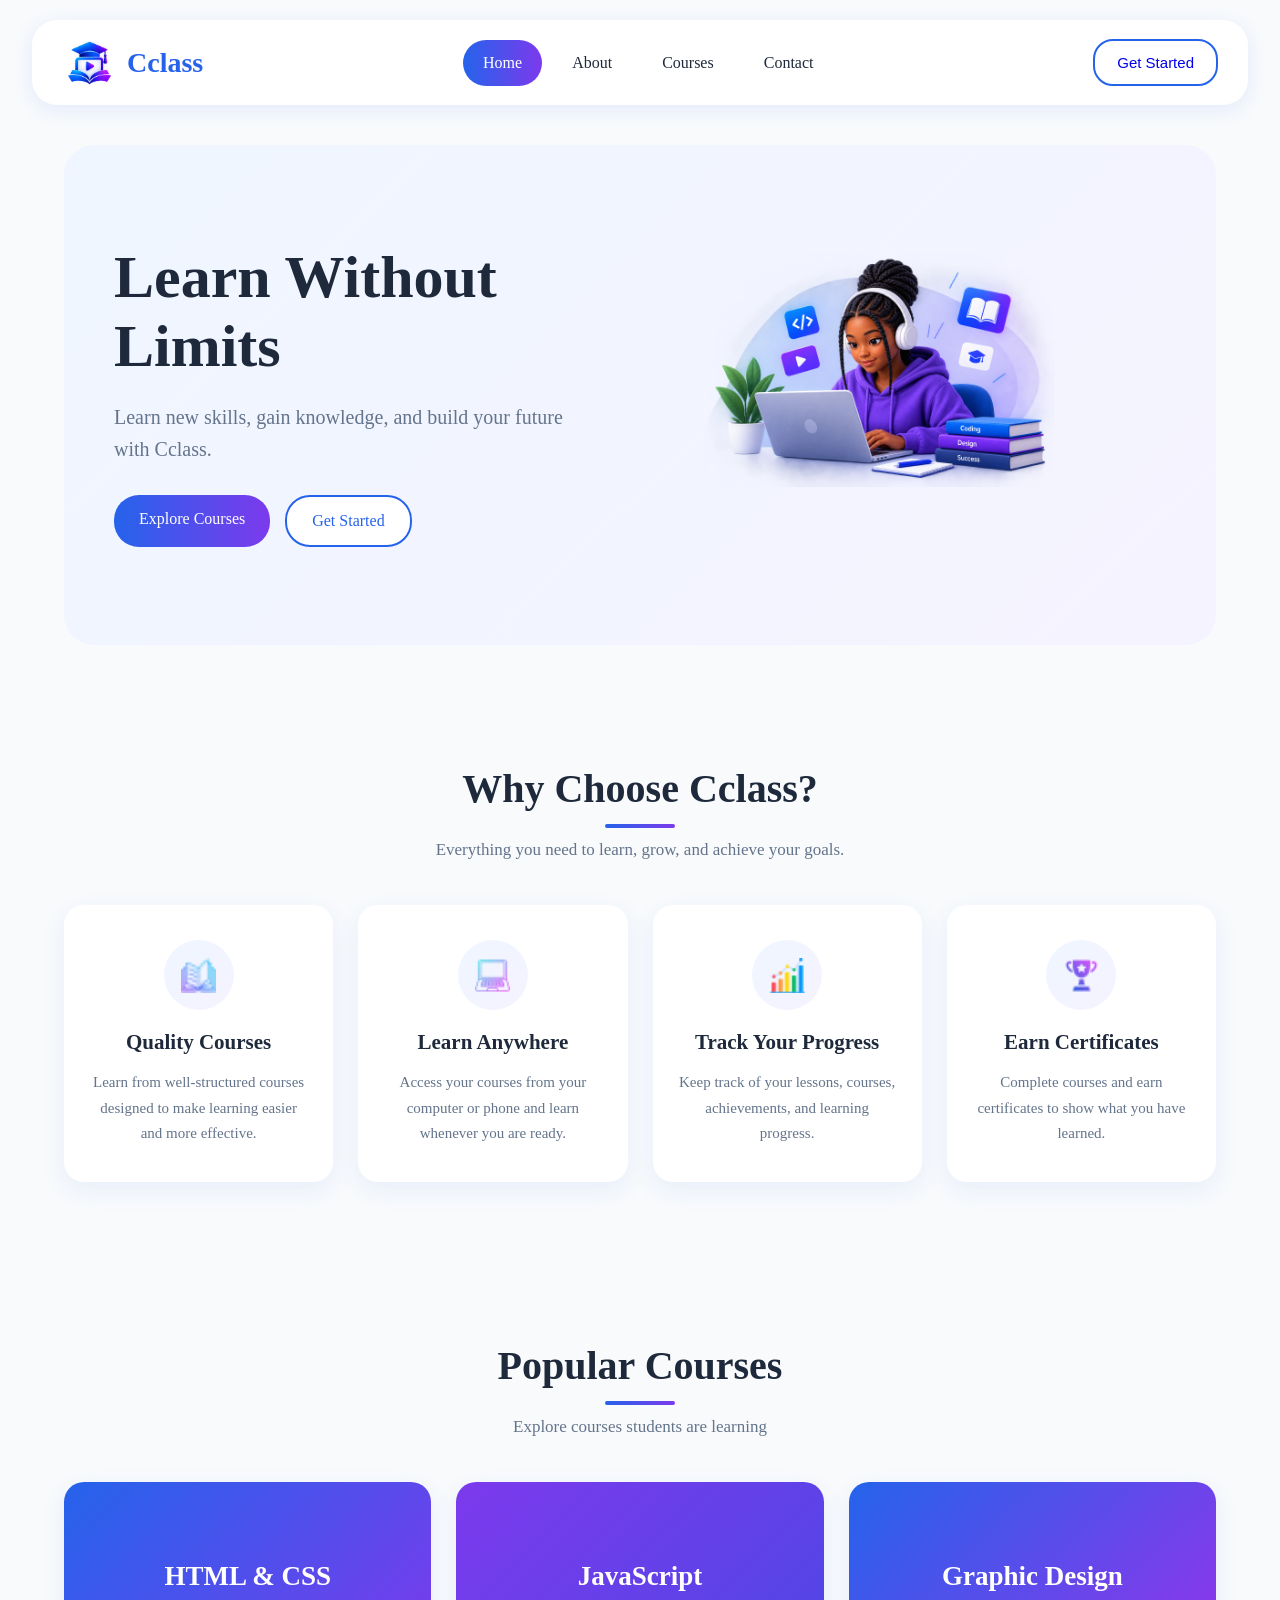
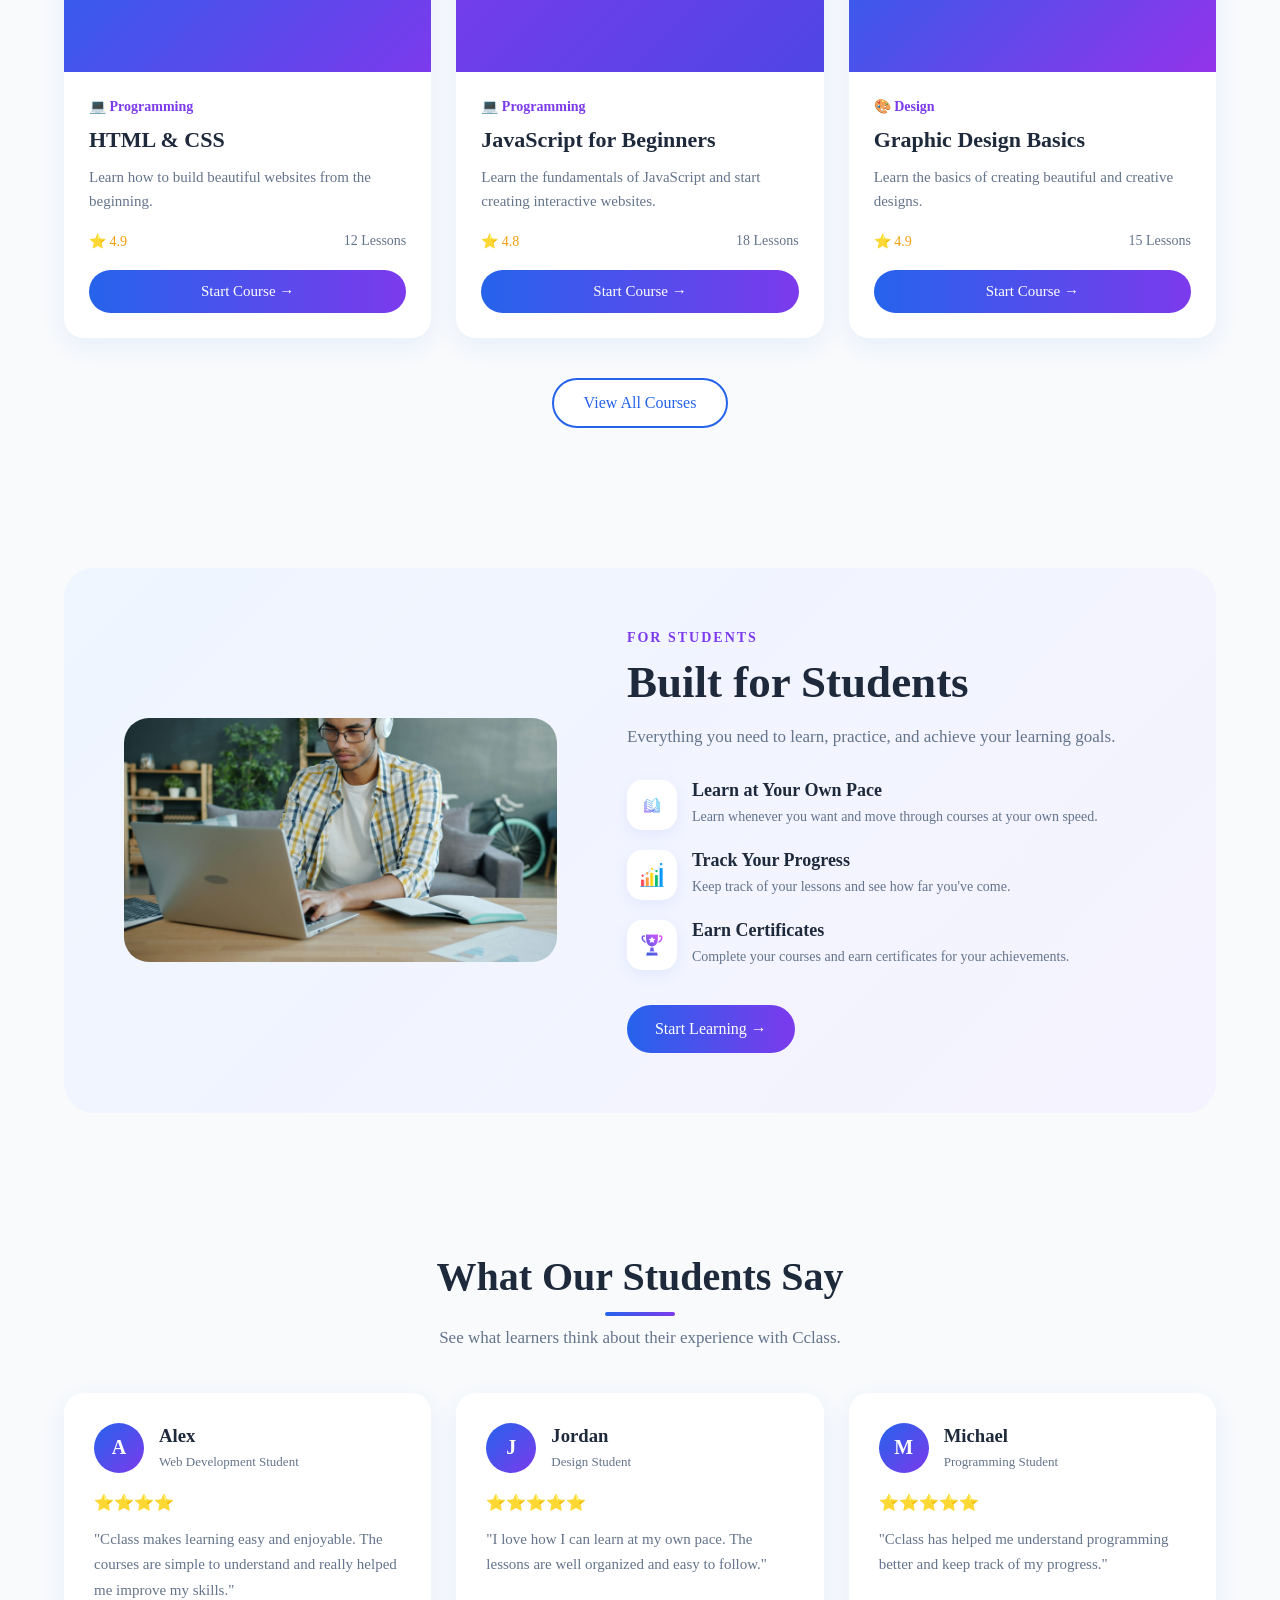
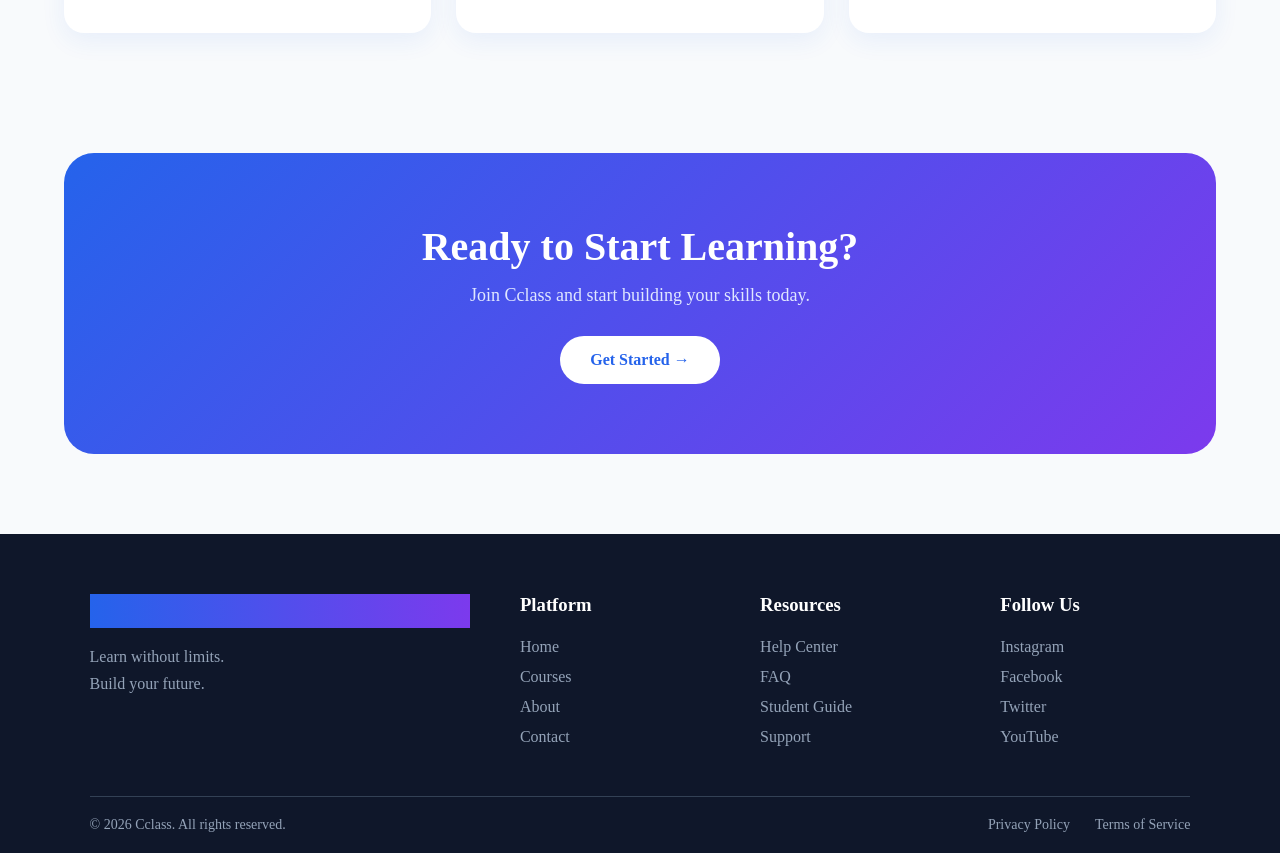
<file: index.html>
<!DOCTYPE html>
<html lang="en">
<head>
    <meta charset="UTF-8">
    <meta name="viewport" content="width=device-width, initial-scale=1.0">
    <title>Cclass</title>   
    <link rel="stylesheet" href="./style.css">
</head>
<body>
     <nav class="navbar">

        <div class="logo">
            <img src="./ChatGPT Image Sep 24, 2026, 08_27_45 AM.png" alt="Cclass logo">
            <h2>Cclass</h2>
        </div>

        <div class="links" id="primaryNavLinks">
            <a href="#" class="active">Home</a>
            <a href="./About/index.html ">About</a>
            <a href="./courses page/index.html" >Courses</a>
            <a href="./Contact/index.html">Contact</a>
        </div>

        <!-- <div class="search">
            <input type="text" placeholder="Search for courses...">
        </div> -->

        <div class="buttons">
            <button class="getstarted"><a href="./choose/index.html">Get Started</a></button>
        </div>

        <button class="nav-toggle" id="navToggle" type="button" aria-label="Open navigation menu" aria-expanded="false" aria-controls="primaryNavLinks" title="Open menu">
            <span></span>
            <span></span>
            <span></span>
        </button>

    </nav>

    <div class="hero">
        <div class="hero-text">
            <h1>Learn Without Limits</h1>

            <p>Learn new skills, gain knowledge, and build your future with Cclass.</p>

            <div class="hero-buttons">
                <a class="explore" href="./courses page/index.html">Explore Courses</a>
                <a class="get-started" href="./choose/index.html">Get Started</a>
            </div>
        </div>

        <div class="hero-image">
            <img src="./ChatGPT Image Sep 24, 2026, 09_23_56 AM.png" alt="image">
        </div>
    </div>

    <section class="why-cclass">

    <div class="section-title">
        <h2>Why Choose Cclass?</h2>
        <p>Everything you need to learn, grow, and achieve your goals.</p>
    </div>

    <div class="features">

        <div class="feature-card">
            <div class="icon"><img src="./book.png" alt="image"></div>
            <h3>Quality Courses</h3>
            <p>
                Learn from well-structured courses designed
                to make learning easier and more effective.
            </p>
        </div>

        <div class="feature-card">
            <div class="icon"><img src="./laptop.png" alt="image"></div>
            <h3>Learn Anywhere</h3>
            <p>
                Access your courses from your computer or
                phone and learn whenever you are ready.
            </p>
        </div>

        <div class="feature-card">
            <div class="icon"><img src="./analysis.png" alt="image"></div>
            <h3>Track Your Progress</h3>
            <p>
                Keep track of your lessons, courses,
                achievements, and learning progress.
            </p>
        </div>

        <div class="feature-card">
            <div class="icon"><img src="./trophy.png" alt="image"></div>
            <h3>Earn Certificates</h3>
            <p>
                Complete courses and earn certificates
                to show what you have learned.
            </p>
        </div>

    </div>

</section>

<section class="popular-courses">

    <div class="section-title">
        <h2>Popular Courses</h2>
        <p>Explore courses students are learning</p>
    </div>

    <div class="course-container">

        <div class="course-card">
            <div class="course-image html-image">
                <span>HTML & CSS</span>
            </div>

            <div class="course-content">
                <span class="category">💻 Programming</span>

                <h3>HTML & CSS</h3>

                <p>
                    Learn how to build beautiful websites
                    from the beginning.
                </p>

                <div class="course-info">
                    <span>⭐ 4.9</span>
                    <span>12 Lessons</span>
                </div>

                <a class="course-start" href="./courses page/index.html">Start Course →</a>
            </div>
        </div>


        <div class="course-card">
            <div class="course-image javascript-image">
                <span>JavaScript</span>
            </div>

            <div class="course-content">
                <span class="category">💻 Programming</span>

                <h3>JavaScript for Beginners</h3>

                <p>
                    Learn the fundamentals of JavaScript
                    and start creating interactive websites.
                </p>

                <div class="course-info">
                    <span>⭐ 4.8</span>
                    <span>18 Lessons</span>
                </div>

                <a class="course-start" href="./courses page/index.html">Start Course →</a>
            </div>
        </div>


        <div class="course-card">
            <div class="course-image design-image">
                <span>Graphic Design</span>
            </div>

            <div class="course-content">
                <span class="category">🎨 Design</span>

                <h3>Graphic Design Basics</h3>

                <p>
                    Learn the basics of creating beautiful
                    and creative designs.
                </p>

                <div class="course-info">
                    <span>⭐ 4.9</span>
                    <span>15 Lessons</span>
                </div>

                <a class="course-start" href="./courses page/index.html">Start Course →</a>
            </div>
        </div>

    </div>

    <div class="view-courses">
        <a class="view-all-courses" href="./courses page/index.html">View All Courses</a>
    </div>

</section>

<section class="student-section">

    <div class="student-image">
        <img src="vitaly-gariev-IMPIbSdFMc0-unsplash.jpg" alt="Student learning">
    </div>

    <div class="student-content">

        <span class="small-title">FOR STUDENTS</span>

        <h2>Built for Students</h2>

        <p class="student-intro">
            Everything you need to learn, practice, and achieve
            your learning goals.
        </p>

        <div class="student-benefit">
            <div class="benefit-icon"><img src="./book.png" alt="image"></div>

            <div>
                <h3>Learn at Your Own Pace</h3>
                <p>
                    Learn whenever you want and move through
                    courses at your own speed.
                </p>
            </div>
        </div>

        <div class="student-benefit">
            <div class="benefit-icon"><img src="./analysis.png" alt="image"></div>

            <div>
                <h3>Track Your Progress</h3>
                <p>
                    Keep track of your lessons and see how far
                    you've come.
                </p>
            </div>
        </div>

        <div class="student-benefit">
            <div class="benefit-icon"><img src="./trophy.png" alt=""></div>

            <div>
                <h3>Earn Certificates</h3>
                <p>
                    Complete your courses and earn certificates
                    for your achievements.
                </p>
            </div>
        </div>

        <a class="start-learning" href="./courses page/index.html">
            Start Learning →
        </a>

    </div>

</section>

<section class="testimonials">

    <div class="section-title">
        <h2>What Our Students Say</h2>
        <p>See what learners think about their experience with Cclass.</p>
    </div>

    <div class="testimonial-container">

        <div class="testimonial-card">

            <div class="student-profile">
                <div class="student-avatar">A</div>

                <div>
                    <h3>Alex</h3>
                    <span>Web Development Student</span>
                </div>
            </div>

            <div class="stars">
                ⭐⭐⭐⭐
            </div>

            <p>
                "Cclass makes learning easy and enjoyable.
                The courses are simple to understand and
                really helped me improve my skills."
            </p>

        </div>


        <div class="testimonial-card">

            <div class="student-profile">
                <div class="student-avatar">J</div>

                <div>
                    <h3>Jordan</h3>
                    <span>Design Student</span>
                </div>
            </div>

            <div class="stars">
                ⭐⭐⭐⭐⭐
            </div>

            <p>
                "I love how I can learn at my own pace.
                The lessons are well organized and easy
                to follow."
            </p>

        </div>


        <div class="testimonial-card">

            <div class="student-profile">
                <div class="student-avatar">M</div>

                <div>
                    <h3>Michael</h3>
                    <span>Programming Student</span>
                </div>
            </div>

            <div class="stars">
                ⭐⭐⭐⭐⭐
            </div>

            <p>
                "Cclass has helped me understand programming
                better and keep track of my progress."
            </p>

        </div>

    </div>

</section>

<section class="cta">

    <div class="cta-content">

        <h2>Ready to Start Learning?</h2>

        <p>
            Join Cclass and start building your skills today.
        </p>

        <a href="./choose/index.html">Get Started →</a>

    </div>

</section>


<footer>

    <div class="footer-container">

        <div class="footer-brand">
            <h2>Cclass</h2>

            <p>
                Learn without limits.<br>
                Build your future.
            </p>
        </div>


        <div class="footer-column">
            <h3>Platform</h3>

            <a href="./index.html">Home</a>
            <a href="./courses page/index.html">Courses</a>
            <a href="./About/index.html">About</a>
            <a href="#">Contact</a>
        </div>


        <div class="footer-column">
            <h3>Resources</h3>

            <a href="#">Help Center</a>
            <a href="#">FAQ</a>
            <a href="#">Student Guide</a>
            <a href="#">Support</a>
        </div>


        <div class="footer-column">
            <h3>Follow Us</h3>

            <a href="#">Instagram</a>
            <a href="#">Facebook</a>
            <a href="#">Twitter</a>
            <a href="#">YouTube</a>
        </div>

    </div>


    <div class="footer-bottom">

        <p>© 2026 Cclass. All rights reserved.</p>

        <div>
            <a href="#">Privacy Policy</a>
            <a href="#">Terms of Service</a>
        </div>

    </div>

</footer>

<script src="./script.js"></script>

</body>
</html>
</file>
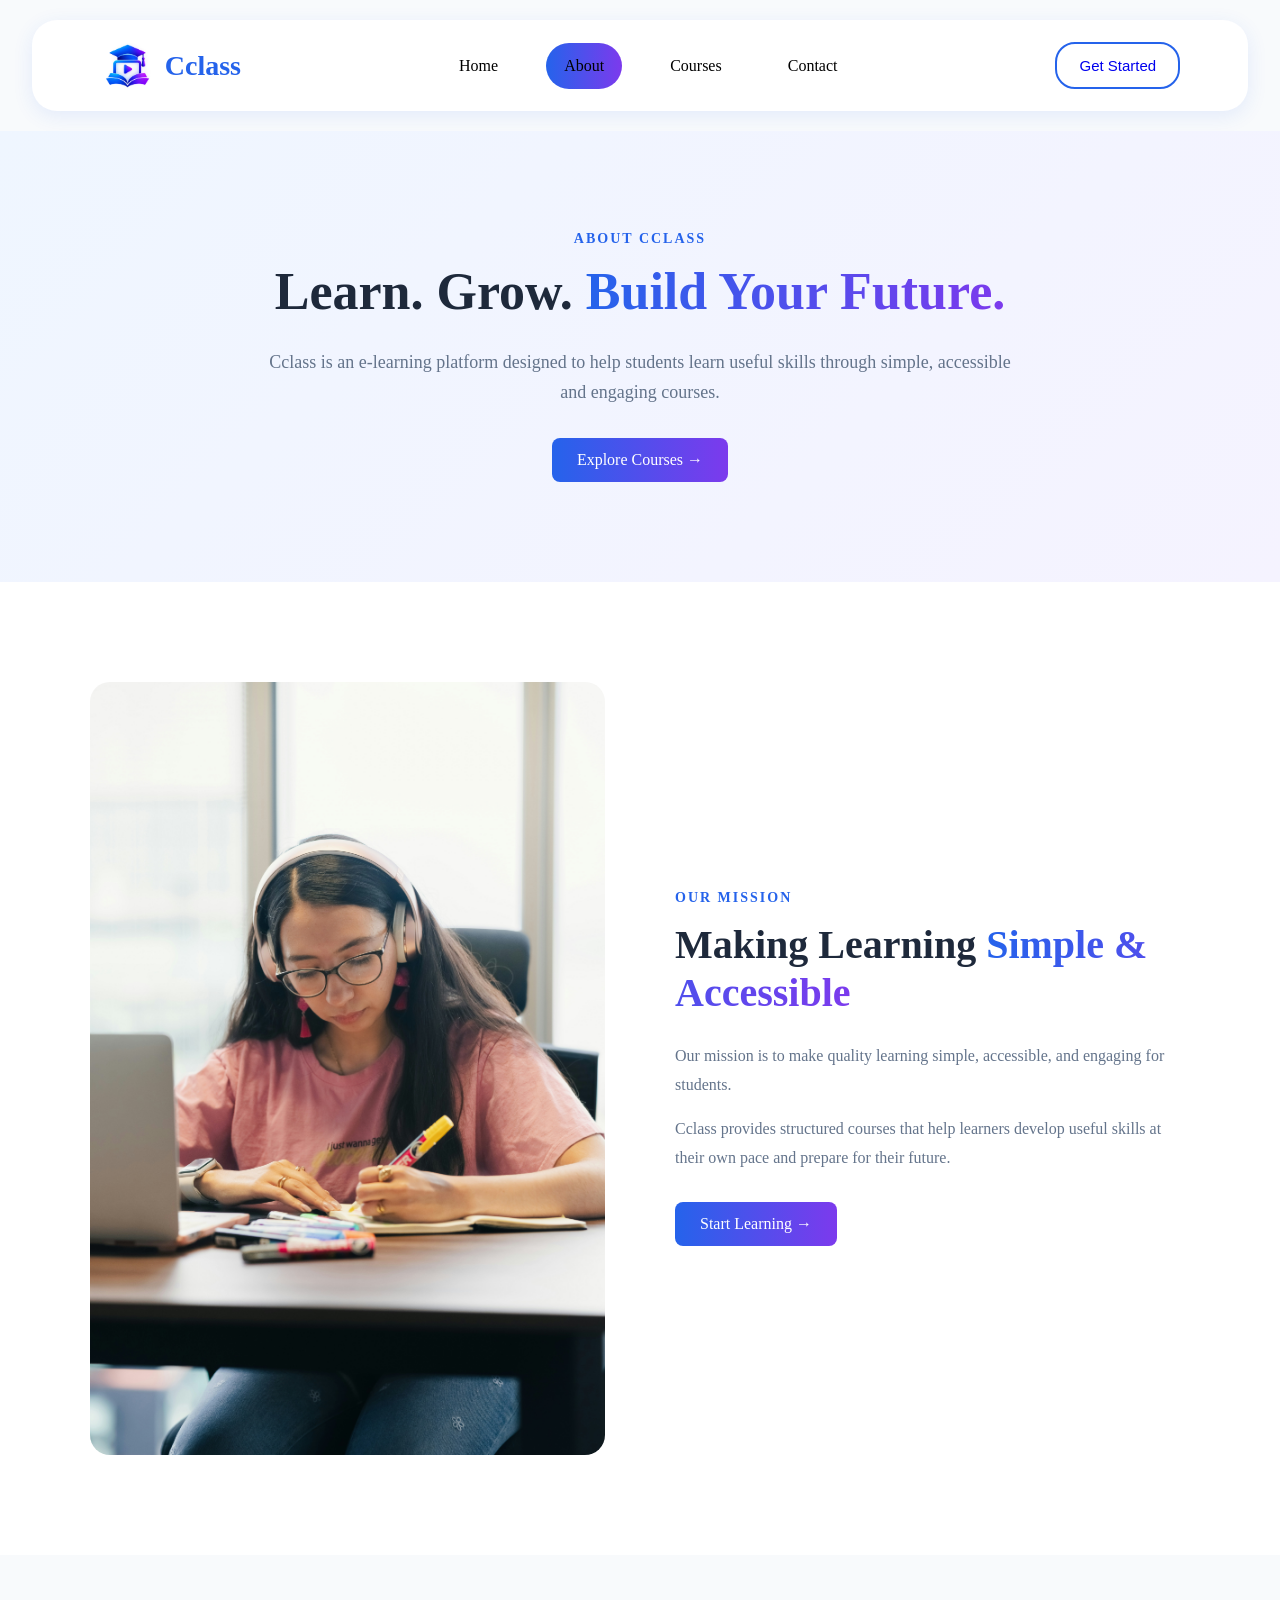
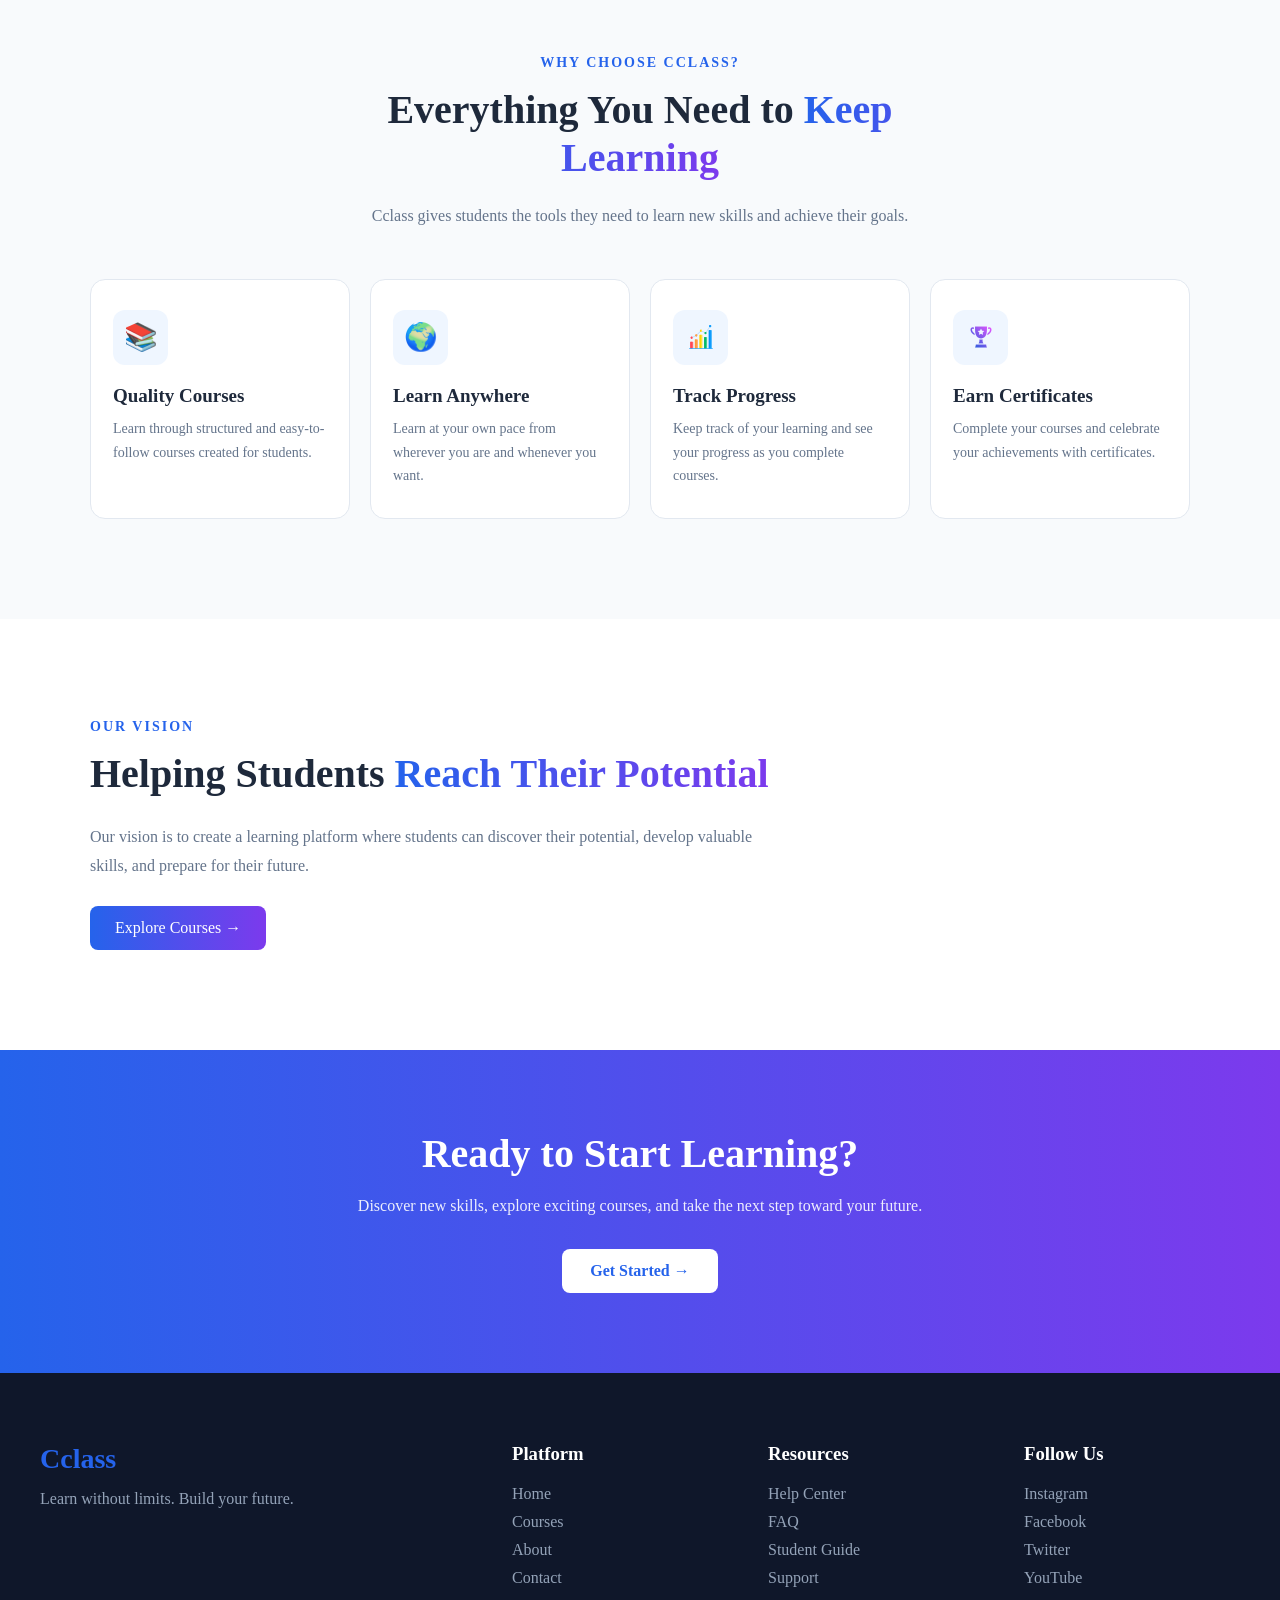
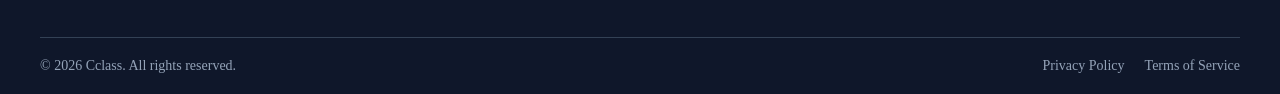
<file: About/index.html>
<!DOCTYPE html>
<html lang="en">
<head>
    <meta charset="UTF-8">
    <meta name="viewport" content="width=device-width, initial-scale=1.0">
    <title>About - Cclass</title>
    <link rel="icon" href="../ChatGPT Image Sep 24, 2026, 08_27_45 AM.png">
    <link rel="stylesheet" href="./style.css">
</head>

<body>

    <!-- Navbar -->
    <nav class="navbar">
        <div class="nav-container">

            <div class="logo">
                <img src="../ChatGPT Image Sep 24, 2026, 08_27_45 AM.png" alt="image">
                <h2>Cclass</h2>
            </div>

            <div class="nav-links" id="primaryNavLinks">
                <a href="../index.html">Home</a>
                <a href="about.html" class="active">About</a>
                <a href="../courses page/index.html">Courses</a>
                <a href="../Contact/index.html">Contact</a>
            </div>

            <!-- <div class="nav-buttons">
                <a href="#" class="login-btn">Login</a>
                <a href="#" class="signup-btn">Sign Up</a>
            </div> -->

            <div class="buttons">
             <button class="getstarted"><a href="../choose/index.html">Get Started</a></button>
            </div>

            <button class="nav-toggle" id="navToggle" type="button" aria-label="Open navigation menu" aria-expanded="false" aria-controls="primaryNavLinks" title="Open menu">
                <span></span>
                <span></span>
                <span></span>
            </button>

        </div>
    </nav>


    <!-- About Hero -->
    <section class="about-hero">

        <div class="about-hero-content">

            <p class="hero-small-text">ABOUT CCLASS</p>

            <h1>
                Learn. Grow.
                <span>Build Your Future.</span>
            </h1>

            <p>
                Cclass is an e-learning platform designed to help students
                learn useful skills through simple, accessible and engaging courses.
            </p>

            <a href="../courses page/index.html" class="hero-btn">
                Explore Courses →
            </a>

        </div>

    </section>


    <!-- Mission -->
    <section class="mission">

        <div class="mission-container">

            <div class="mission-image">
                <img src="./julio-lopez-MRtEiAj9uaM-unsplash.jpg" alt="Student learning">
            </div>

            <div class="mission-text">

                <p class="section-label">OUR MISSION</p>

                <h2>
                    Making Learning
                    <span>Simple & Accessible</span>
                </h2>

                <p>
                    Our mission is to make quality learning simple,
                    accessible, and engaging for students.
                </p>

                <p>
                    Cclass provides structured courses that help learners
                    develop useful skills at their own pace and prepare
                    for their future.
                </p>

                <a href="../courses page/index.html" class="main-btn">
                    Start Learning →
                </a>

            </div>

        </div>

    </section>


    <!-- Why Choose Cclass -->
    <section class="why-section">

        <div class="section-heading">

            <p class="section-label">WHY CHOOSE CCLASS?</p>

            <h2>
                Everything You Need to
                <span>Keep Learning</span>
            </h2>

            <p>
                Cclass gives students the tools they need to learn new
                skills and achieve their goals.
            </p>

        </div>


        <div class="why-container">

            <div class="why-card">

                <div class="icon">📚</div>

                <h3>Quality Courses</h3>

                <p>
                    Learn through structured and easy-to-follow
                    courses created for students.
                </p>

            </div>


            <div class="why-card">

                <div class="icon">🌍</div>

                <h3>Learn Anywhere</h3>

                <p>
                    Learn at your own pace from wherever you are
                    and whenever you want.
                </p>

            </div>


            <div class="why-card">

                <div class="icon"><img src="../analysis.png" alt="image"></div>

                <h3>Track Progress</h3>

                <p>
                    Keep track of your learning and see your
                    progress as you complete courses.
                </p>

            </div>


            <div class="why-card">

                <div class="icon"><img src="../trophy.png" alt="image"></div>

                <h3>Earn Certificates</h3>

                <p>
                    Complete your courses and celebrate your
                    achievements with certificates.
                </p>

            </div>

        </div>

    </section>


    <!-- Vision -->
    <section class="vision">

        <div class="vision-container">

            <div class="vision-text">

                <p class="section-label">OUR VISION</p>

                <h2>
                    Helping Students
                    <span>Reach Their Potential</span>
                </h2>

                <p>
                    Our vision is to create a learning platform where
                    students can discover their potential, develop
                    valuable skills, and prepare for their future.
                </p>

                <a href="../courses page/index.html" class="main-btn">
                    Explore Courses →
                </a>

            </div>

        </div>

    </section>


    <!-- CTA -->
    <section class="cta">

        <div class="cta-content">

            <h2>Ready to Start Learning?</h2>

            <p>
                Discover new skills, explore exciting courses,
                and take the next step toward your future.
            </p>

            <a href="../choose/index.html">
                Get Started →
            </a>

        </div>

    </section>


    <!-- Footer -->
    <footer>

        <div class="footer-container">

            <div class="footer-brand">

                <h2>Cclass</h2>

                <p>
                    Learn without limits. Build your future.
                </p>

            </div>


            <div class="footer-column">

                <h3>Platform</h3>

                <a href="../index.html">Home</a>
                <a href="../courses page/index.html">Courses</a>
                <a href="../About/index.html">About</a>
                <a href="#">Contact</a>

            </div>


            <div class="footer-column">

                <h3>Resources</h3>

                <a href="#">Help Center</a>
                <a href="#">FAQ</a>
                <a href="#">Student Guide</a>
                <a href="#">Support</a>

            </div>


            <div class="footer-column">

                <h3>Follow Us</h3>

                <a href="#">Instagram</a>
                <a href="#">Facebook</a>
                <a href="#">Twitter</a>
                <a href="#">YouTube</a>

            </div>

        </div>


        <div class="footer-bottom">

            <p>© 2026 Cclass. All rights reserved.</p>

            <div>
                <a href="#">Privacy Policy</a>
                <a href="#">Terms of Service</a>
            </div>

        </div>

    </footer>

    <script src="../script.js"></script>
</body>
</html>
</file>
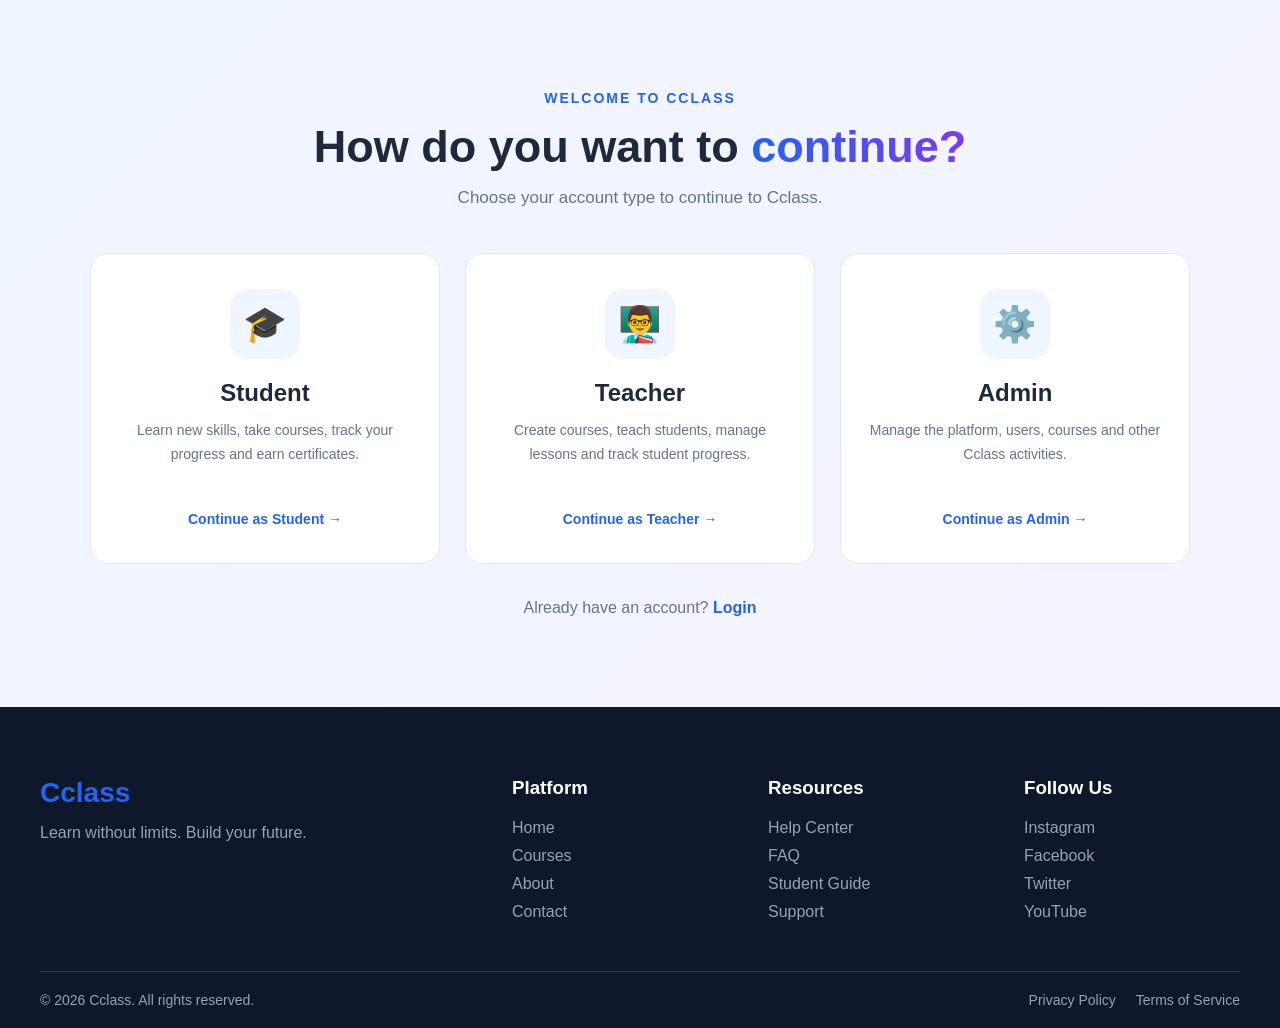
<file: choose/index.html>
<!DOCTYPE html>
<html lang="en">
<head>
    <meta charset="UTF-8">
    <meta name="viewport" content="width=device-width, initial-scale=1.0">
    <title>Get Started - Cclass</title>
    <link rel="icon" href="../ChatGPT Image Sep 24, 2026, 08_27_45 AM.png">
    <link rel="stylesheet" href="./style.css">
</head>

<body>
    <!-- Role Selection -->

    <main class="role-section">

        <div class="role-content">

            <p class="small-title">WELCOME TO CCLASS</p>

            <h1>How do you want to <span>continue?</span></h1>

            <p class="description">
                Choose your account type to continue to Cclass.
            </p>


            <div class="role-cards">

                <!-- Student -->

                <a href="../signup/signup.html" class="role-card">

                    <div class="role-icon">
                        🎓
                    </div>

                    <h2>Student</h2>

                    <p>
                        Learn new skills, take courses,
                        track your progress and earn certificates.
                    </p>

                    <span class="role-link">
                        Continue as Student →
                    </span>

                </a>


                <!-- Teacher -->

                <a href="../Teachers/signup.html" class="role-card">

                    <div class="role-icon">
                        👨‍🏫
                    </div>

                    <h2>Teacher</h2>

                    <p>
                        Create courses, teach students,
                        manage lessons and track student progress.
                    </p>

                    <span class="role-link">
                        Continue as Teacher →
                    </span>

                </a>


                <!-- Admin -->

                <a href="../Admin/login.html" class="role-card">

                    <div class="role-icon">
                        ⚙️
                    </div>

                    <h2>Admin</h2>

                    <p>
                        Manage the platform, users, courses
                        and other Cclass activities.
                    </p>

                    <span class="role-link">
                        Continue as Admin →
                    </span>

                </a>

            </div>


            <p class="bottom-text">
                Already have an account?
                <a href="../login/login.html">Login</a>
            </p>

        </div>

    </main>


    <!-- Footer -->

    <footer>

        <div class="footer-container">

            <div class="footer-brand">
                <h2>Cclass</h2>

                <p>
                    Learn without limits. Build your future.
                </p>
            </div>


            <div class="footer-column">

                <h3>Platform</h3>

                <a href="index.html">Home</a>
                <a href="../courses%20page/index.html">Courses</a>
                <a href="about.html">About</a>
                <a href="#">Contact</a>

            </div>


            <div class="footer-column">

                <h3>Resources</h3>

                <a href="#">Help Center</a>
                <a href="#">FAQ</a>
                <a href="#">Student Guide</a>
                <a href="#">Support</a>

            </div>


            <div class="footer-column">

                <h3>Follow Us</h3>

                <a href="#">Instagram</a>
                <a href="#">Facebook</a>
                <a href="#">Twitter</a>
                <a href="#">YouTube</a>

            </div>

        </div>


        <div class="footer-bottom">

            <p>© 2026 Cclass. All rights reserved.</p>

            <div>
                <a href="#">Privacy Policy</a>
                <a href="#">Terms of Service</a>
            </div>

        </div>

    </footer>

</body>
</html>
</file>
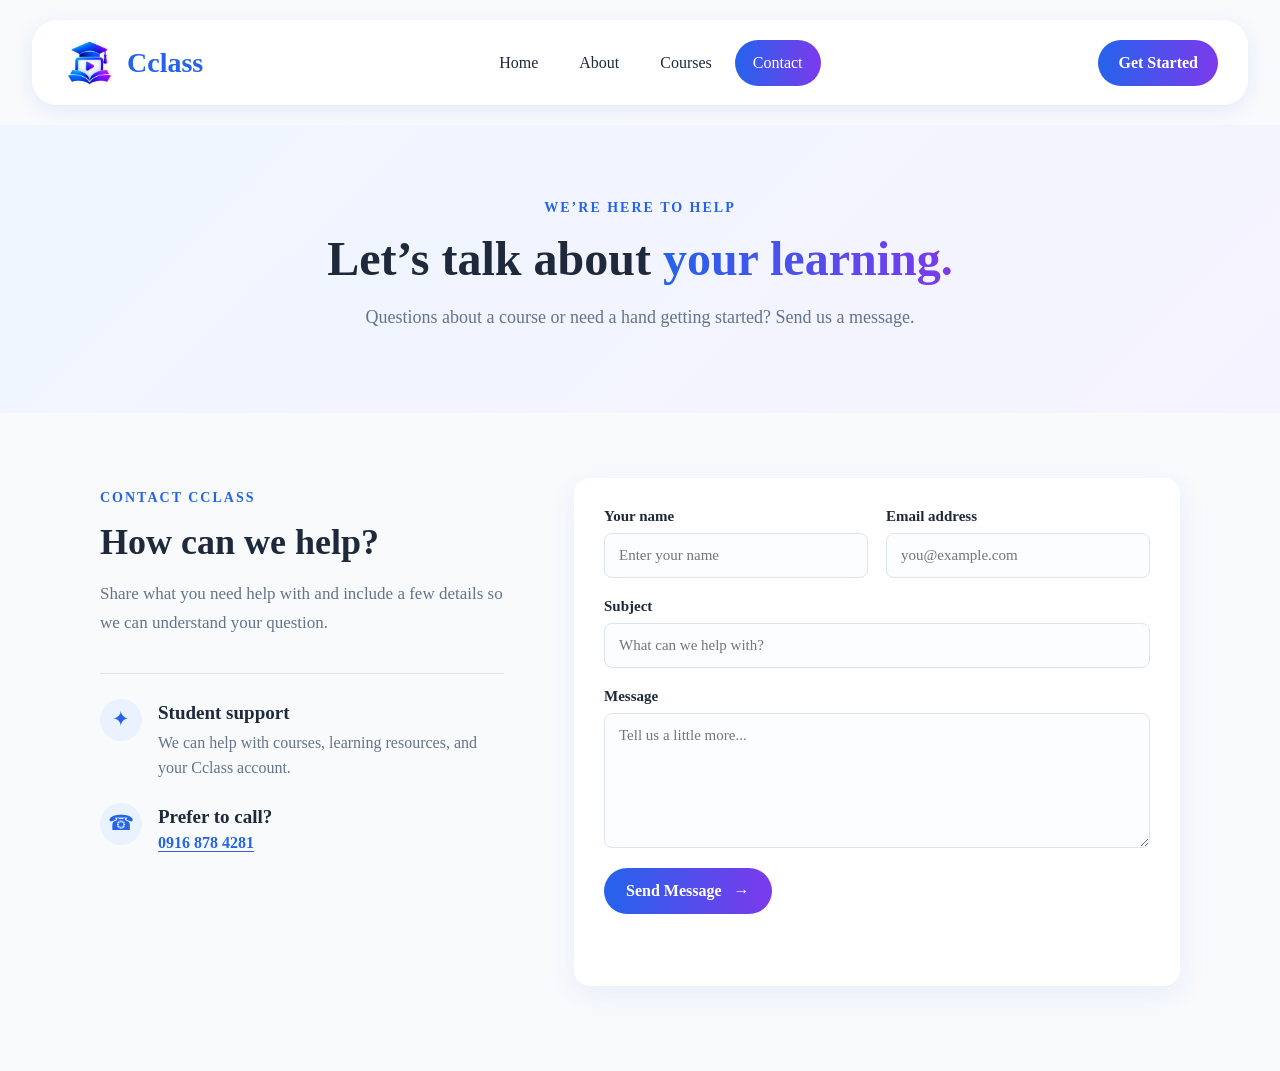
<file: Contact/index.html>
<!DOCTYPE html>
<html lang="en">
<head>
    <meta charset="UTF-8">
    <meta name="viewport" content="width=device-width, initial-scale=1.0">
    <title>Contact - Cclass</title>
    <link rel="icon" href="../ChatGPT Image Sep 24, 2026, 08_27_45 AM.png">
    <link rel="stylesheet" href="style.css">
</head>
<body>

    <nav class="navbar">
        <a class="logo" href="../index.html">
            <img src="../ChatGPT Image Sep 24, 2026, 08_27_45 AM.png" alt="Cclass logo">
            <h2>Cclass</h2>
        </a>

        <div class="links" id="primaryNavLinks">
            <a href="../index.html">Home</a>
            <a href="../About/index.html">About</a>
            <a href="../courses page/index.html">Courses</a>
            <a href="./index.html" class="active" aria-current="page">Contact</a>
        </div>

        <a class="get-started" href="../choose/index.html">Get Started</a>

        <button class="nav-toggle" id="navToggle" type="button" aria-label="Open navigation menu" aria-expanded="false" aria-controls="primaryNavLinks" title="Open menu">
            <span></span>
            <span></span>
            <span></span>
        </button>
    </nav>

    <main>
        <section class="contact-hero">
            <p class="eyebrow">WE’RE HERE TO HELP</p>
            <h1>Let’s talk about <span>your learning.</span></h1>
            <p>Questions about a course or need a hand getting started? Send us a message.</p>
        </section>

        <section class="contact-section" aria-label="Contact Cclass">
            <div class="contact-info">
                <p class="section-label">CONTACT CCLASS</p>
                <h2>How can we help?</h2>
                <p>Share what you need help with and include a few details so we can understand your question.</p>

                <div class="support-note">
                    <span class="support-icon" aria-hidden="true">✦</span>
                    <div>
                        <h3>Student support</h3>
                        <p>We can help with courses, learning resources, and your Cclass account.</p>
                    </div>
                </div>

                <div class="support-note call-note">
                    <span class="support-icon" aria-hidden="true">☎</span>
                    <div>
                        <h3>Prefer to call?</h3>
                        <a class="phone-link" href="tel:09168784281">0916 878 4281</a>
                    </div>
                </div>
            </div>

            <form class="contact-form" id="contactForm">
                <div class="form-row">
                    <div class="form-field">
                        <label for="name">Your name</label>
                        <input id="name" name="name" type="text" placeholder="Enter your name" required>
                    </div>
                    <div class="form-field">
                        <label for="email">Email address</label>
                        <input id="email" name="email" type="email" placeholder="you@example.com" required>
                    </div>
                </div>

                <div class="form-field">
                    <label for="subject">Subject</label>
                    <input id="subject" name="subject" type="text" placeholder="What can we help with?" required>
                </div>

                <div class="form-field">
                    <label for="message">Message</label>
                    <textarea id="message" name="message" rows="5" placeholder="Tell us a little more..." required></textarea>
                </div>

                <button type="submit">Send Message <span aria-hidden="true">→</span></button>
                <p class="form-status" id="contactStatus" role="status" aria-live="polite"></p>
            </form>
        </section>
    </main>

    <script>
        const contactForm = document.getElementById("contactForm");
        const contactStatus = document.getElementById("contactStatus");

        contactForm.addEventListener("submit", function(event) {
            event.preventDefault();

            const formData = new FormData(contactForm);

            try {
                const savedMessages = JSON.parse(localStorage.getItem("contactMessages") || "[]");
                const messages = Array.isArray(savedMessages) ? savedMessages : [];

                messages.unshift({
                    id: `${Date.now()}-${Math.random().toString(36).slice(2)}`,
                    name: formData.get("name").trim(),
                    email: formData.get("email").trim(),
                    subject: formData.get("subject").trim(),
                    message: formData.get("message").trim(),
                    createdAt: new Date().toISOString()
                });

                localStorage.setItem("contactMessages", JSON.stringify(messages));
                contactForm.reset();
                contactStatus.textContent = "Your message has been added to the Cclass inbox.";
            } catch (error) {
                contactStatus.textContent = "This browser couldn't save your message. Please try again.";
            }
        });
    </script>
    <script src="../script.js"></script>

</body>
</html>
</file>
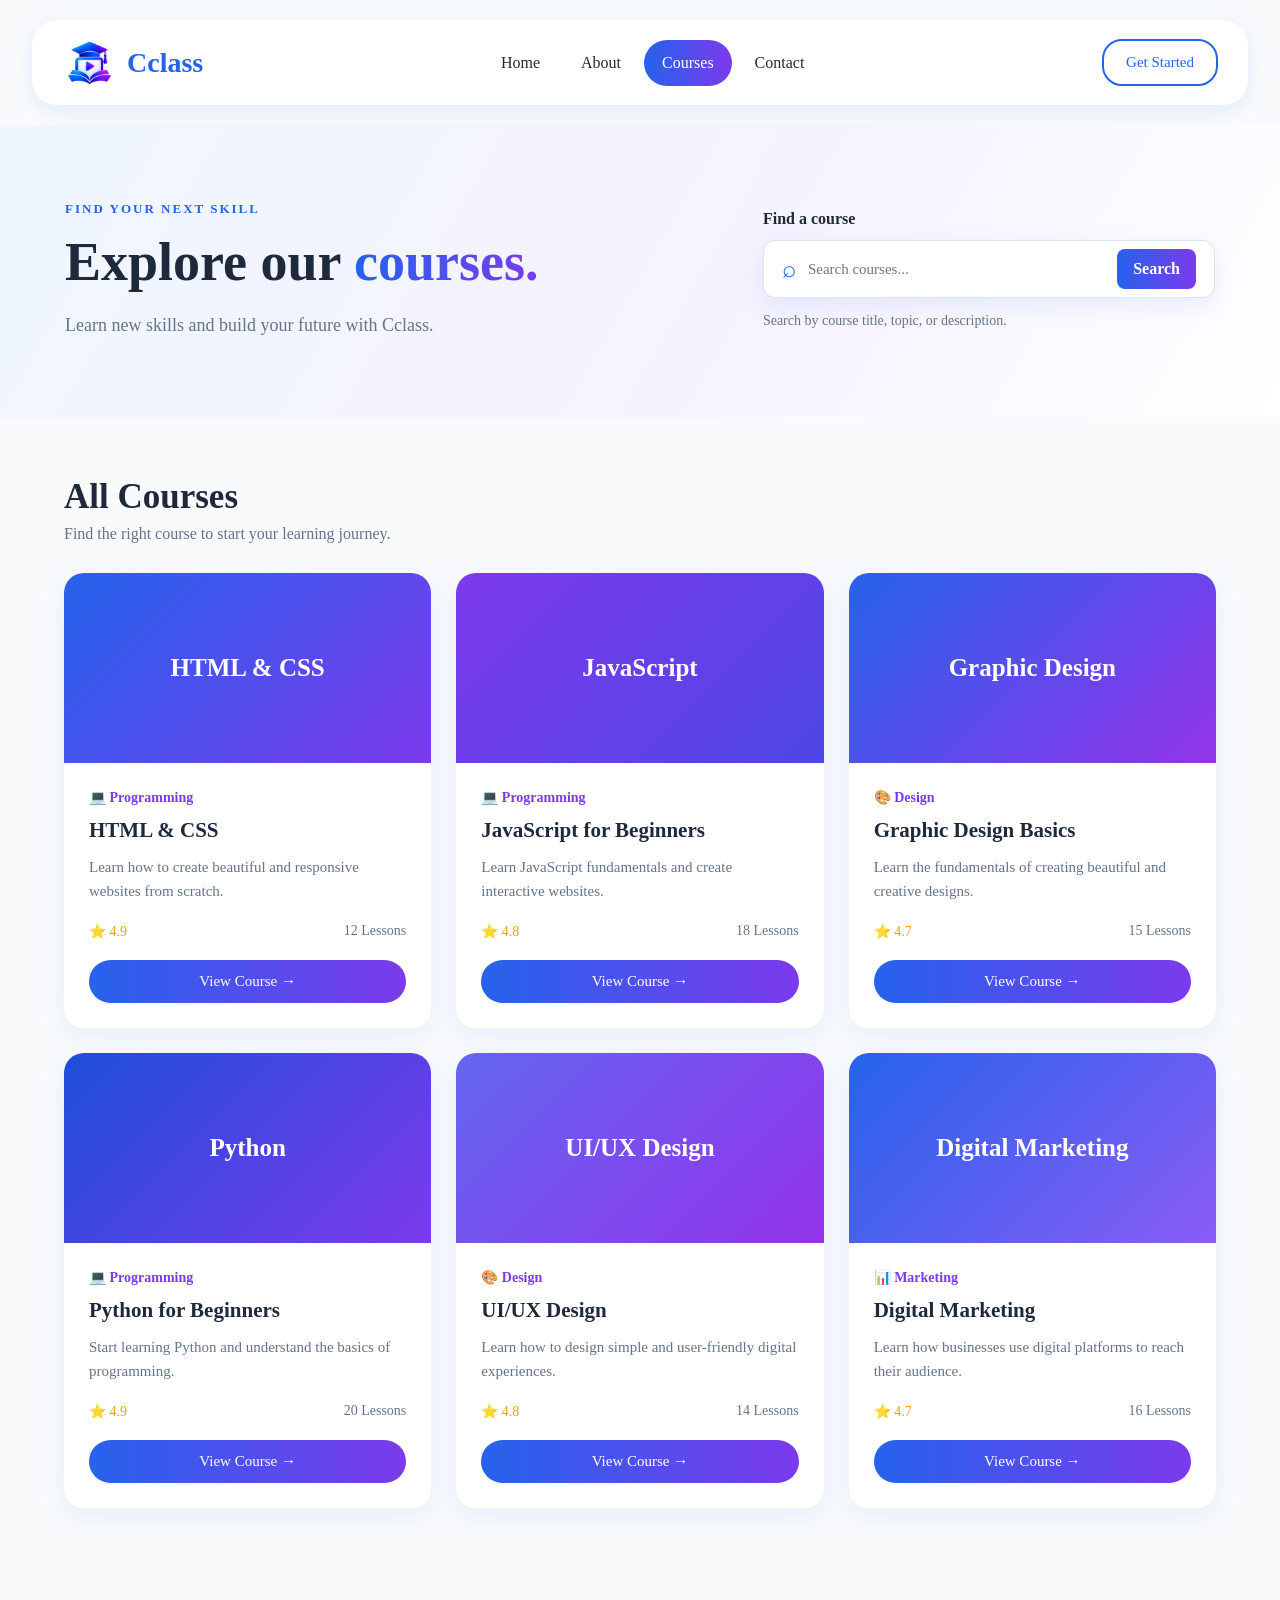
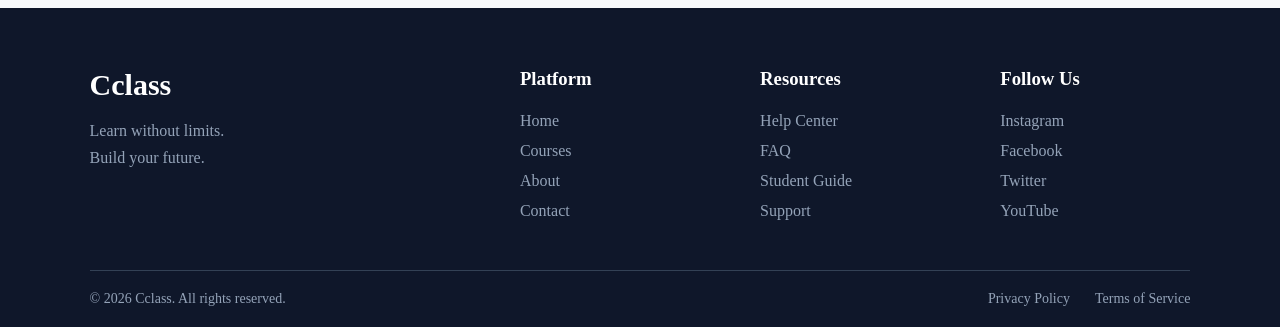
<file: courses page/index.html>
<!DOCTYPE html>
<html lang="en">
<head>
    <meta charset="UTF-8">
    <meta name="viewport" content="width=device-width, initial-scale=1.0">
    <title>Cclass - Courses</title>
    <link rel="icon" href="../ChatGPT Image Sep 24, 2026, 08_27_45 AM.png">
    <link rel="stylesheet" href="style.css">
</head>

<body>

    <nav class="navbar">

        <div class="logo">
            <img src="../ChatGPT Image Sep 24, 2026, 08_27_45 AM.png" alt="Cclass logo">
            <h2>Cclass</h2>
        </div>

        <div class="links" id="primaryNavLinks">
            <a href="../index.html">Home</a>
            <a href="../About/index.html">About</a>
            <a href="./index.html" class="active">Courses</a>
            <a href="../Contact/index.html">Contact</a>
        </div>

        <!-- <div class="search">
            <input type="text" placeholder="Search courses...">
        </div> -->

        <div class="buttons">
            <a class="getstarted" href="../choose/index.html">Get Started</a>
        </div>

        <button class="nav-toggle" id="navToggle" type="button" aria-label="Open navigation menu" aria-expanded="false" aria-controls="primaryNavLinks" title="Open menu">
            <span></span>
            <span></span>
            <span></span>
        </button>

    </nav>

    <section class="courses-hero">
        <div class="courses-hero-content">
            <div class="hero-copy">
                <p class="hero-kicker">FIND YOUR NEXT SKILL</p>
                <h1>Explore our <span>courses.</span></h1>
                <p>Learn new skills and build your future with Cclass.</p>
            </div>

            <form class="course-search" id="courseSearchForm" role="search">
                <label for="courseSearch">Find a course</label>
                <div class="search-field">
                    <span aria-hidden="true">⌕</span>
                    <input id="courseSearch" type="search" placeholder="Search courses...">
                    <button type="submit" class="course-search-button">Search</button>
                </div>
                <p class="search-status" id="searchStatus" aria-live="polite">Search by course title, topic, or description.</p>
            </form>
        </div>
    </section>


    <section class="courses-section">

        <!-- <div class="categories">

            <button class="category active-category">All</button>
            <button class="category">Programming</button>
            <button class="category">Design</button>
            <button class="category">Business</button>
            <button class="category">Marketing</button>

        </div> -->


        <div class="section-heading">
            <h2>All Courses</h2>
            <p>Find the right course to start your learning journey.</p>
        </div>


        <div class="course-container" id="courseContainer">


            <div class="course-card">

                <div class="course-image html">
                    <span>HTML & CSS</span>
                </div>

                <div class="course-content">

                    <span class="category-name">💻 Programming</span>

                    <h3>HTML & CSS</h3>

                    <p>
                        Learn how to create beautiful and
                        responsive websites from scratch.
                    </p>

                    <div class="course-info">
                        <span>⭐ 4.9</span>
                        <span>12 Lessons</span>
                    </div>

                    <a class="view-course" href="./index.html">
                        View Course →
                    </a>

                </div>

            </div>


            <div class="course-card">

                <div class="course-image javascript">
                    <span>JavaScript</span>
                </div>

                <div class="course-content">

                    <span class="category-name">💻 Programming</span>

                    <h3>JavaScript for Beginners</h3>

                    <p>
                        Learn JavaScript fundamentals and
                        create interactive websites.
                    </p>

                    <div class="course-info">
                        <span>⭐ 4.8</span>
                        <span>18 Lessons</span>
                    </div>

                    <a class="view-course" href="./index.html">
                        View Course →
                    </a>

                </div>

            </div>


            <div class="course-card">

                <div class="course-image design">
                    <span>Graphic Design</span>
                </div>

                <div class="course-content">

                    <span class="category-name">🎨 Design</span>

                    <h3>Graphic Design Basics</h3>

                    <p>
                        Learn the fundamentals of creating
                        beautiful and creative designs.
                    </p>

                    <div class="course-info">
                        <span>⭐ 4.7</span>
                        <span>15 Lessons</span>
                    </div>

                    <a class="view-course" href="./index.html">
                        View Course →
                    </a>

                </div>

            </div>


            <div class="course-card">

                <div class="course-image python">
                    <span>Python</span>
                </div>

                <div class="course-content">

                    <span class="category-name">💻 Programming</span>

                    <h3>Python for Beginners</h3>

                    <p>
                        Start learning Python and understand
                        the basics of programming.
                    </p>

                    <div class="course-info">
                        <span>⭐ 4.9</span>
                        <span>20 Lessons</span>
                    </div>

                    <a class="view-course" href="./index.html">
                        View Course →
                    </a>

                </div>

            </div>


            <div class="course-card">

                <div class="course-image uiux">
                    <span>UI/UX Design</span>
                </div>

                <div class="course-content">

                    <span class="category-name">🎨 Design</span>

                    <h3>UI/UX Design</h3>

                    <p>
                        Learn how to design simple and
                        user-friendly digital experiences.
                    </p>

                    <div class="course-info">
                        <span>⭐ 4.8</span>
                        <span>14 Lessons</span>
                    </div>

                    <a class="view-course" href="./index.html">
                        View Course →
                    </a>

                </div>

            </div>


            <div class="course-card">

                <div class="course-image marketing">
                    <span>Digital Marketing</span>
                </div>

                <div class="course-content">

                    <span class="category-name">📊 Marketing</span>

                    <h3>Digital Marketing</h3>

                    <p>
                        Learn how businesses use digital
                        platforms to reach their audience.
                    </p>

                    <div class="course-info">
                        <span>⭐ 4.7</span>
                        <span>16 Lessons</span>
                    </div>

                    <a class="view-course" href="./index.html">
                        View Course →
                    </a>

                </div>

            </div>

        </div>

    </section>


    <footer>

        <div class="footer-container">

            <div class="footer-brand">
                <h2>Cclass</h2>

                <p>
                    Learn without limits.<br>
                    Build your future.
                </p>
            </div>


            <div class="footer-column">
                <h3>Platform</h3>

                <a href="index.html">Home</a>
                <a href="./index.html">Courses</a>
                <a href="#">About</a>
                <a href="#">Contact</a>
            </div>


            <div class="footer-column">
                <h3>Resources</h3>

                <a href="#">Help Center</a>
                <a href="#">FAQ</a>
                <a href="#">Student Guide</a>
                <a href="#">Support</a>
            </div>


            <div class="footer-column">
                <h3>Follow Us</h3>

                <a href="#">Instagram</a>
                <a href="#">Facebook</a>
                <a href="#">Twitter</a>
                <a href="#">YouTube</a>
            </div>

        </div>


        <div class="footer-bottom">

            <p>© 2026 Cclass. All rights reserved.</p>

            <div>
                <a href="#">Privacy Policy</a>
                <a href="#">Terms of Service</a>
            </div>

        </div>

    </footer>

    <script>
        const courseSearchForm = document.getElementById("courseSearchForm");
        const courseSearchInput = document.getElementById("courseSearch");
        const searchStatus = document.getElementById("searchStatus");
        const courseContainer = document.getElementById("courseContainer");

        function renderApprovedTeacherCourses() {
            let requests = [];

            try {
                const savedRequests = JSON.parse(localStorage.getItem("courseRequests") || "[]");
                requests = Array.isArray(savedRequests) ? savedRequests : [];
            } catch (error) {
                requests = [];
            }

            courseContainer.querySelectorAll("[data-teacher-course]").forEach(function(card) {
                card.remove();
            });

            requests.filter(function(request) {
                return request.status === "approved";
            }).forEach(function(request) {
                const card = document.createElement("article");
                card.className = "course-card teacher-added-course";
                card.dataset.teacherCourse = request.id;

                const image = document.createElement("div");
                image.className = "course-image teacher-course-image";
                const categoryTitle = document.createElement("span");
                categoryTitle.textContent = request.category;
                image.appendChild(categoryTitle);

                const content = document.createElement("div");
                content.className = "course-content";

                const category = document.createElement("span");
                category.className = "category-name";
                category.textContent = request.category;

                const title = document.createElement("h3");
                title.textContent = request.title;

                const description = document.createElement("p");
                description.textContent = request.description;

                const info = document.createElement("div");
                info.className = "course-info";

                const teacher = document.createElement("span");
                teacher.className = "course-teacher";
                teacher.textContent = `By ${request.teacherUsername}`;

                const lessons = document.createElement("span");
                lessons.textContent = `${request.lessons} Lessons`;

                info.append(teacher, lessons);
                content.append(category, title, description, info);
                card.append(image, content);
                courseContainer.appendChild(card);
            });
        }

        renderApprovedTeacherCourses();

        function filterCourses() {
            const query = courseSearchInput.value.trim().toLowerCase();
            const courseCards = Array.from(document.querySelectorAll(".courses-section .course-card"));
            let visibleCount = 0;

            courseCards.forEach(function(card) {
                const matches = card.textContent.toLowerCase().includes(query);
                card.hidden = !matches;

                if (matches) {
                    visibleCount += 1;
                }
            });

            if (!query) {
                searchStatus.textContent = `Showing all ${courseCards.length} courses.`;
            } else if (visibleCount === 0) {
                searchStatus.textContent = `No courses found for "${query}". Try another search.`;
            } else {
                searchStatus.textContent = `${visibleCount} ${visibleCount === 1 ? "course" : "courses"} found.`;
            }
        }

        courseSearchForm.addEventListener("submit", function(event) {
            event.preventDefault();
            filterCourses();
        });

        courseSearchInput.addEventListener("input", filterCourses);

        window.addEventListener("storage", function(event) {
            if (event.key === "courseRequests") {
                renderApprovedTeacherCourses();
                filterCourses();
            }
        });
    </script>
    <script src="../script.js"></script>

</body>
</html>
</file>
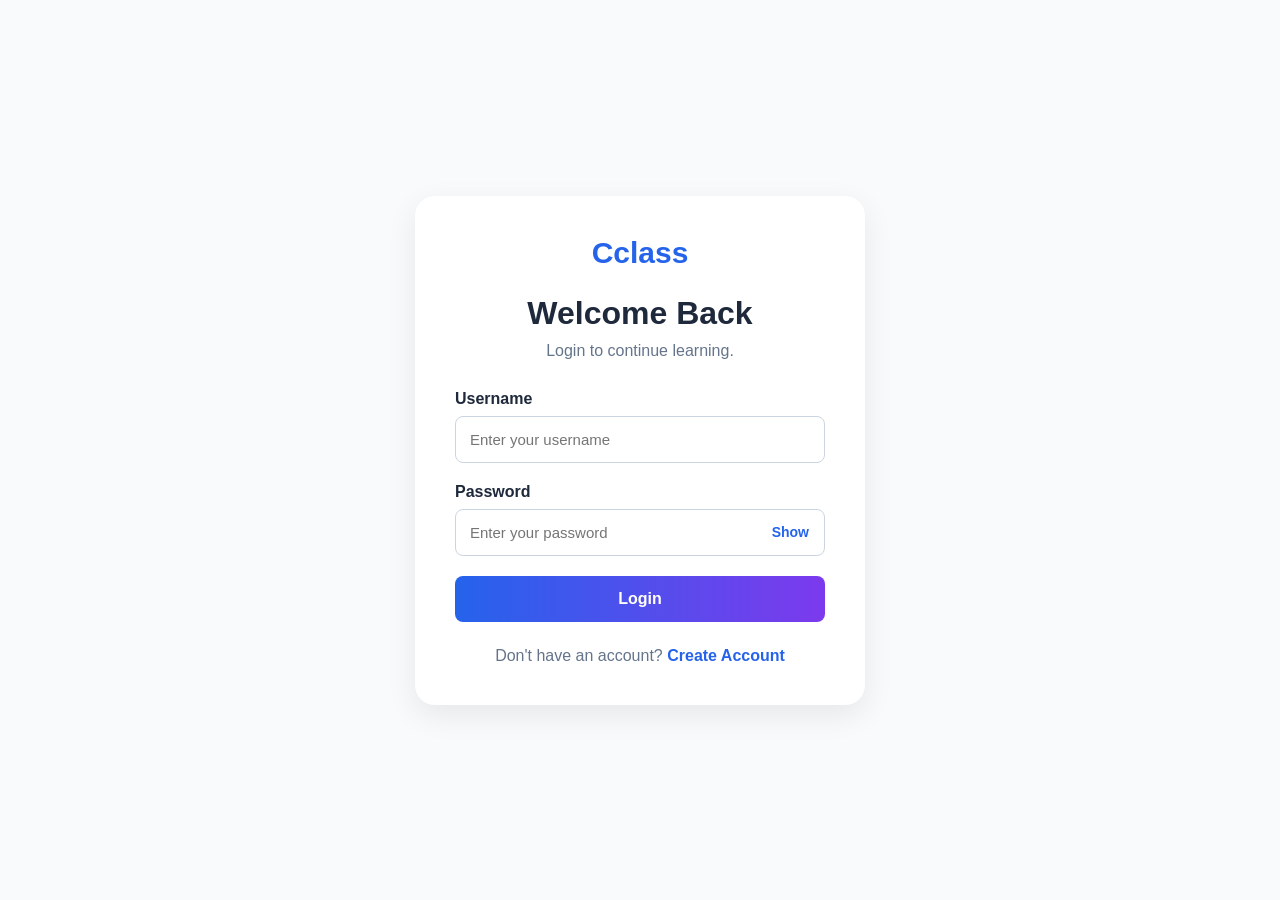
<file: student dasboard/index.html>
<!DOCTYPE html>
<html lang="en">
<head>
    <meta charset="UTF-8">
    <meta name="viewport" content="width=device-width, initial-scale=1.0">
    <title>Student Dashboard - Cclass</title>
    <link rel="icon" href="../ChatGPT Image Sep 24, 2026, 08_27_45 AM.png">
    <link rel="stylesheet" href="./style.css">
</head>
<body>

    <header class="navbar">

        <a class="logo" href="../index.html" aria-label="Cclass Home" title="Go to Home">
            Cclass
        </a>

        <div class="nav-right">
            <div class="notification-center">
                <button class="notification-toggle" id="notificationToggle" type="button" aria-label="Open notifications" aria-expanded="false" aria-controls="notificationPanel">
                    <span aria-hidden="true">🔔</span>
                    <span class="notification-badge" id="notificationBadge" hidden></span>
                </button>

                <section class="notification-panel" id="notificationPanel" aria-label="Notifications" hidden>
                    <div class="notification-panel-heading">
                        <div>
                            <h2>Notifications</h2>
                            <p>Messages and course updates</p>
                        </div>
                        <button class="mark-notifications-read" id="markNotificationsRead" type="button">Mark all read</button>
                    </div>
                    <div class="notification-items" id="notificationItems" aria-live="polite"></div>
                </section>
            </div>

            <div class="profile">
                <div class="profile-circle" id="profileLetter"></div>
                <span id="profileUsername"></span>
            </div>

            <button class="dashboard-menu-toggle" type="button" aria-label="Open dashboard navigation" aria-expanded="false" aria-controls="studentSidebar">
                <span></span>
                <span></span>
                <span></span>
            </button>
        </div>

    </header>


    <div class="dashboard">

        <aside class="sidebar" id="studentSidebar">

            <nav>

                <a href="#dashboard" class="active">
                    Dashboard
                </a>

                <a href="#my-courses">
                    My Courses
                </a>

                <a href="../courses%20page/index.html">
                    Explore Courses
                </a>

                <a href="#my-progress">
                    My Progress
                </a>

                <a href="#certificates">
                    Certificates
                </a>

                <a href="#account-settings">
                    Settings
                </a>

                <a href="#teacher-messages">
                    Messages
                </a>

                <a href="#video-classes">
                    Video Classes
                </a>

                <a href="#logout" id="logout">
                    Logout
                </a>

            </nav>

        </aside>


        <main class="main-content" id="dashboard">

            <section class="welcome">

                <div>
                    <p class="small-text">STUDENT DASHBOARD</p>

                    <h1>
                        Good day,
                        <span id="username"></span> 👋
                    </h1>

                    <p>
                        Welcome back! Continue your learning journey today.
                    </p>
                </div>

            </section>


            <section class="stats" id="my-progress">

                <div class="stat-card">
                    <div class="stat-icon">📚</div>
                    <div>
                        <h2>0</h2>
                        <p>Enrolled Courses</p>
                    </div>
                </div>

                <div class="stat-card">
                    <div class="stat-icon">📈</div>
                    <div>
                        <h2>0%</h2>
                        <p>Learning Progress</p>
                    </div>
                </div>

                <div class="stat-card">
                    <div class="stat-icon">✅</div>
                    <div>
                        <h2>0</h2>
                        <p>Completed</p>
                    </div>
                </div>

                <div class="stat-card">
                    <div class="stat-icon">🏆</div>
                    <div>
                        <h2>0</h2>
                        <p>Certificates</p>
                    </div>
                </div>

            </section>


            <section class="dashboard-section" id="my-courses">

                <div class="section-heading">
                    <div>
                        <h2>Continue Learning</h2>
                        <p>Pick up where you left off.</p>
                    </div>

                    <a href="../courses%20page/index.html">Explore Courses</a>
                </div>


                <div class="empty-course">

                    <div class="empty-icon">
                        📚
                    </div>

                    <h2>No courses yet</h2>

                    <p>
                        You haven't enrolled in any courses yet.
                        Explore our courses and start learning.
                    </p>

                    <a href="../courses%20page/index.html">
                        Explore Courses
                    </a>

                </div>

            </section>

            <section class="dashboard-section" id="teacher-messages">
                <div class="section-heading">
                    <div>
                        <h2>Teacher Messages</h2>
                        <p>Choose a teacher to read messages or send a reply.</p>
                    </div>
                </div>

                <div class="message-panel">
                    <div class="message-field message-teacher-select">
                        <label for="teacherSelect">Teacher</label>
                        <select id="teacherSelect" required></select>
                    </div>

                    <div class="message-list" id="studentMessages" aria-live="polite"></div>

                    <form class="message-compose" id="studentMessageForm">
                        <div class="message-field">
                            <label for="studentMessageInput">Reply</label>
                            <textarea id="studentMessageInput" maxlength="1000" rows="3" placeholder="Write a reply..." required></textarea>
                        </div>
                        <button type="submit">Send Reply</button>
                    </form>
                    <p class="message-status" id="studentMessageStatus" role="status" aria-live="polite"></p>
                </div>
            </section>

            <section class="dashboard-section" id="video-classes">
                <div class="section-heading">
                    <div>
                        <h2>Video Classes</h2>
                        <p>Join a class your teacher has shared, or enter the room code they gave you.</p>
                    </div>
                </div>

                <div class="video-call-panel">
                    <form class="video-call-join-form" id="studentVideoCallForm">
                        <div class="message-field">
                            <label for="videoCallRoomCode">Room code</label>
                            <input id="videoCallRoomCode" type="text" maxlength="120" autocomplete="off" placeholder="Enter your teacher's room code" required>
                        </div>
                        <button type="submit">Join video class</button>
                    </form>
                    <p class="message-status" id="studentVideoCallStatus" role="status" aria-live="polite"></p>
                    <div class="video-call-list" id="studentVideoCallList" aria-live="polite"></div>
                </div>
            </section>


            <section class="dashboard-section">

                <div class="section-heading">

                    <div>
                        <h2>Recommended Courses</h2>
                        <p>Courses you may be interested in.</p>
                    </div>

                </div>


                <div class="course-grid">

                    <div class="course-card">

                        <div class="course-image programming">
                            HTML & CSS
                        </div>

                        <div class="course-content">

                            <span>Programming</span>

                            <h3>HTML & CSS</h3>

                            <p>
                                Learn how to build beautiful websites from scratch.
                            </p>

                            <a href="../courses%20page/index.html">
                                View Course
                            </a>

                        </div>

                    </div>


                    <div class="course-card">

                        <div class="course-image javascript">
                            JavaScript
                        </div>

                        <div class="course-content">

                            <span>Programming</span>

                            <h3>JavaScript for Beginners</h3>

                            <p>
                                Learn the basics of JavaScript and make websites interactive.
                            </p>

                            <a href="../courses%20page/index.html">
                                View Course
                            </a>

                        </div>

                    </div>


                    <div class="course-card">

                        <div class="course-image design">
                            UI/UX
                        </div>

                        <div class="course-content">

                            <span>Design</span>

                            <h3>UI/UX Design</h3>

                            <p>
                                Learn how to design simple and beautiful digital experiences.
                            </p>

                            <a href="../courses%20page/index.html">
                                View Course
                            </a>

                        </div>

                    </div>

                </div>

            </section>

            <section class="dashboard-section" id="certificates">
                <div class="section-heading">
                    <div>
                        <h2>Certificates</h2>
                        <p>Certificates for completed courses will appear here.</p>
                    </div>
                </div>
                <div class="empty-course">
                    <div class="empty-icon">🏆</div>
                    <h2>No certificates yet</h2>
                    <p>Complete a course to start building your certificate collection.</p>
                    <a href="../courses%20page/index.html">Explore Courses</a>
                </div>
            </section>

            <section class="dashboard-section" id="account-settings">
                <div class="section-heading">
                    <div>
                        <h2>Account Settings</h2>
                        <p>Your current student account.</p>
                    </div>
                </div>
                <div class="empty-course account-summary">
                    <p>Signed in as <strong id="accountUsername"></strong></p>
                    <a href="../Contact/index.html">Contact Support</a>
                </div>
            </section>

        </main>

    </div>

    <dialog class="logout-dialog" id="logoutDialog" aria-labelledby="logoutTitle" aria-describedby="logoutDescription">
        <div class="logout-dialog-icon" aria-hidden="true">↗</div>
        <h2 id="logoutTitle">Log out?</h2>
        <p id="logoutDescription">Are you sure you want to log out of your account?</p>
        <div class="logout-dialog-actions">
            <button type="button" class="logout-cancel" id="cancelLogout">Stay signed in</button>
            <button type="button" class="logout-confirm" id="confirmLogout">Log Out</button>
        </div>
    </dialog>


    <script>
        const loggedIn = localStorage.getItem("loggedIn");
        const username = localStorage.getItem("username");

        if (loggedIn !== "true" || !username) {
            window.location.href = "../login/login.html";
        } else {
            document.getElementById("username").textContent = username;
            document.getElementById("profileUsername").textContent = username;
            document.getElementById("profileLetter").textContent = username.charAt(0).toUpperCase();
            document.getElementById("accountUsername").textContent = username;

            function readStoredArray(key) {
                try {
                    const value = JSON.parse(localStorage.getItem(key) || "[]");
                    return Array.isArray(value) ? value : [];
                } catch (error) {
                    return [];
                }
            }

            function addDashboardNotification(notification) {
                const notifications = readStoredArray("dashboardNotifications");
                notifications.push({
                    id: `${Date.now()}-${Math.random().toString(36).slice(2)}`,
                    createdAt: new Date().toISOString(),
                    read: false,
                    ...notification
                });
                localStorage.setItem("dashboardNotifications", JSON.stringify(notifications));
            }

            const teacherSelect = document.getElementById("teacherSelect");
            const studentMessages = document.getElementById("studentMessages");
            const studentMessageForm = document.getElementById("studentMessageForm");
            const studentMessageInput = document.getElementById("studentMessageInput");
            const studentMessageStatus = document.getElementById("studentMessageStatus");
            const notificationToggle = document.getElementById("notificationToggle");
            const notificationPanel = document.getElementById("notificationPanel");
            const notificationBadge = document.getElementById("notificationBadge");
            const notificationItems = document.getElementById("notificationItems");
            const teachers = readStoredArray("teachers").filter(function(teacher) {
                return teacher && teacher.username;
            });

            const placeholderOption = document.createElement("option");
            placeholderOption.value = "";
            placeholderOption.textContent = teachers.length ? "Choose a teacher" : "No teacher accounts yet";
            teacherSelect.appendChild(placeholderOption);

            teachers.forEach(function(teacher) {
                const option = document.createElement("option");
                option.value = teacher.username;
                option.textContent = teacher.username;
                teacherSelect.appendChild(option);
            });

            const existingStudentMessages = readStoredArray("dashboardMessages").filter(function(message) {
                return message.studentUsername === username;
            });
            const latestTeacherMessage = existingStudentMessages.slice().reverse().find(function(message) {
                return message.senderRole === "teacher";
            });
            const initialTeacher = latestTeacherMessage ? latestTeacherMessage.teacherUsername : (teachers[0] && teachers[0].username);

            if (initialTeacher) {
                teacherSelect.value = initialTeacher;
            }

            function renderStudentMessages() {
                const messages = readStoredArray("dashboardMessages").filter(function(message) {
                    return message.studentUsername === username && message.teacherUsername === teacherSelect.value;
                });

                studentMessages.replaceChildren();

                if (!teacherSelect.value) {
                    const emptyState = document.createElement("p");
                    emptyState.className = "message-empty";
                    emptyState.textContent = "Create a teacher account to start a conversation.";
                    studentMessages.appendChild(emptyState);
                    return;
                }

                if (messages.length === 0) {
                    const emptyState = document.createElement("p");
                    emptyState.className = "message-empty";
                    emptyState.textContent = "No messages in this conversation yet.";
                    studentMessages.appendChild(emptyState);
                    return;
                }

                messages.forEach(function(message) {
                    const bubble = document.createElement("article");
                    bubble.className = message.senderRole === "student" ? "message-bubble message-sent" : "message-bubble";

                    const meta = document.createElement("p");
                    meta.className = "message-meta";
                    meta.textContent = `${message.senderUsername} · ${new Date(message.createdAt).toLocaleString()}`;

                    const content = document.createElement("p");
                    content.className = "message-content";
                    content.textContent = message.content;

                    bubble.append(meta, content);
                    studentMessages.appendChild(bubble);
                });

                studentMessages.scrollTop = studentMessages.scrollHeight;
            }

            function getStudentNotifications() {
                return readStoredArray("dashboardNotifications").filter(function(notification) {
                    return notification.recipientRole === "student" && notification.recipientUsername === username;
                });
            }

            function renderNotifications() {
                const notifications = getStudentNotifications().sort(function(first, second) {
                    return new Date(second.createdAt) - new Date(first.createdAt);
                });
                const unreadCount = notifications.filter(function(notification) {
                    return !notification.read;
                }).length;

                notificationBadge.hidden = unreadCount === 0;
                notificationBadge.textContent = unreadCount > 9 ? "9+" : String(unreadCount);
                notificationToggle.setAttribute("aria-label", unreadCount ? `Open notifications, ${unreadCount} unread` : "Open notifications");
                notificationItems.replaceChildren();

                if (notifications.length === 0) {
                    const emptyState = document.createElement("p");
                    emptyState.className = "notification-empty";
                    emptyState.textContent = "You’re all caught up. New messages and updates will appear here.";
                    notificationItems.appendChild(emptyState);
                    return;
                }

                notifications.forEach(function(notification) {
                    const item = document.createElement("button");
                    item.type = "button";
                    item.className = notification.read ? "notification-item" : "notification-item notification-unread";
                    item.dataset.notificationId = notification.id;
                    item.dataset.notificationKind = notification.kind;
                    item.dataset.actorUsername = notification.actorUsername || "";

                    const title = document.createElement("span");
                    title.className = "notification-title";
                    title.textContent = notification.title;

                    const body = document.createElement("span");
                    body.className = "notification-body";
                    body.textContent = notification.body;

                    const time = document.createElement("time");
                    time.className = "notification-time";
                    time.dateTime = notification.createdAt;
                    time.textContent = new Date(notification.createdAt).toLocaleString();

                    item.append(title, body, time);
                    notificationItems.appendChild(item);
                });
            }

            notificationToggle.addEventListener("click", function() {
                const isOpen = notificationToggle.getAttribute("aria-expanded") === "true";
                notificationToggle.setAttribute("aria-expanded", String(!isOpen));
                notificationPanel.hidden = isOpen;
            });

            document.getElementById("markNotificationsRead").addEventListener("click", function() {
                const notifications = readStoredArray("dashboardNotifications").map(function(notification) {
                    if (notification.recipientRole === "student" && notification.recipientUsername === username) {
                        return { ...notification, read: true };
                    }
                    return notification;
                });

                localStorage.setItem("dashboardNotifications", JSON.stringify(notifications));
                renderNotifications();
            });

            notificationItems.addEventListener("click", function(event) {
                const item = event.target.closest(".notification-item");

                if (!item) {
                    return;
                }

                const notifications = readStoredArray("dashboardNotifications").map(function(notification) {
                    return notification.id === item.dataset.notificationId ? { ...notification, read: true } : notification;
                });

                localStorage.setItem("dashboardNotifications", JSON.stringify(notifications));
                renderNotifications();
                notificationPanel.hidden = true;
                notificationToggle.setAttribute("aria-expanded", "false");

                if (item.dataset.notificationKind === "message" && item.dataset.actorUsername) {
                    teacherSelect.value = item.dataset.actorUsername;
                    renderStudentMessages();
                    document.getElementById("teacher-messages").scrollIntoView({ behavior: "smooth" });
                }
            });

            document.addEventListener("click", function(event) {
                if (!event.target.closest(".notification-center")) {
                    notificationPanel.hidden = true;
                    notificationToggle.setAttribute("aria-expanded", "false");
                }
            });

            teacherSelect.addEventListener("change", renderStudentMessages);

            studentMessageForm.addEventListener("submit", function(event) {
                event.preventDefault();

                if (!teacherSelect.value) {
                    studentMessageStatus.textContent = "Choose a teacher before sending a reply.";
                    return;
                }

                const content = studentMessageInput.value.trim();

                if (!content) {
                    return;
                }

                const messages = readStoredArray("dashboardMessages");
                const createdAt = new Date().toISOString();
                messages.push({
                    id: `${Date.now()}-${Math.random().toString(36).slice(2)}`,
                    teacherUsername: teacherSelect.value,
                    studentUsername: username,
                    senderRole: "student",
                    senderUsername: username,
                    content: content,
                    createdAt: createdAt
                });

                localStorage.setItem("dashboardMessages", JSON.stringify(messages));
                addDashboardNotification({
                    recipientRole: "teacher",
                    recipientUsername: teacherSelect.value,
                    kind: "message",
                    actorUsername: username,
                    title: `New reply from ${username}`,
                    body: content,
                    createdAt: createdAt
                });
                studentMessageInput.value = "";
                studentMessageStatus.textContent = "Reply sent.";
                renderStudentMessages();
            });

            window.addEventListener("storage", function(event) {
                if (event.key === "dashboardMessages") {
                    renderStudentMessages();
                }

                if (event.key === "dashboardNotifications") {
                    renderNotifications();
                }
            });

            renderStudentMessages();
            renderNotifications();

            const logoutDialog = document.getElementById("logoutDialog");

            document.getElementById("logout").addEventListener("click", function(event) {
                event.preventDefault();
                logoutDialog.showModal();
            });

            document.getElementById("cancelLogout").addEventListener("click", function() {
                logoutDialog.close();
            });

            document.getElementById("confirmLogout").addEventListener("click", function() {
                localStorage.removeItem("loggedIn");
                window.location.href = "../login/login.html";
            });
        }
    </script>
    <script src="../script.js"></script>
    <script src="../video-calls.js"></script>

</body>
</html>
</file>
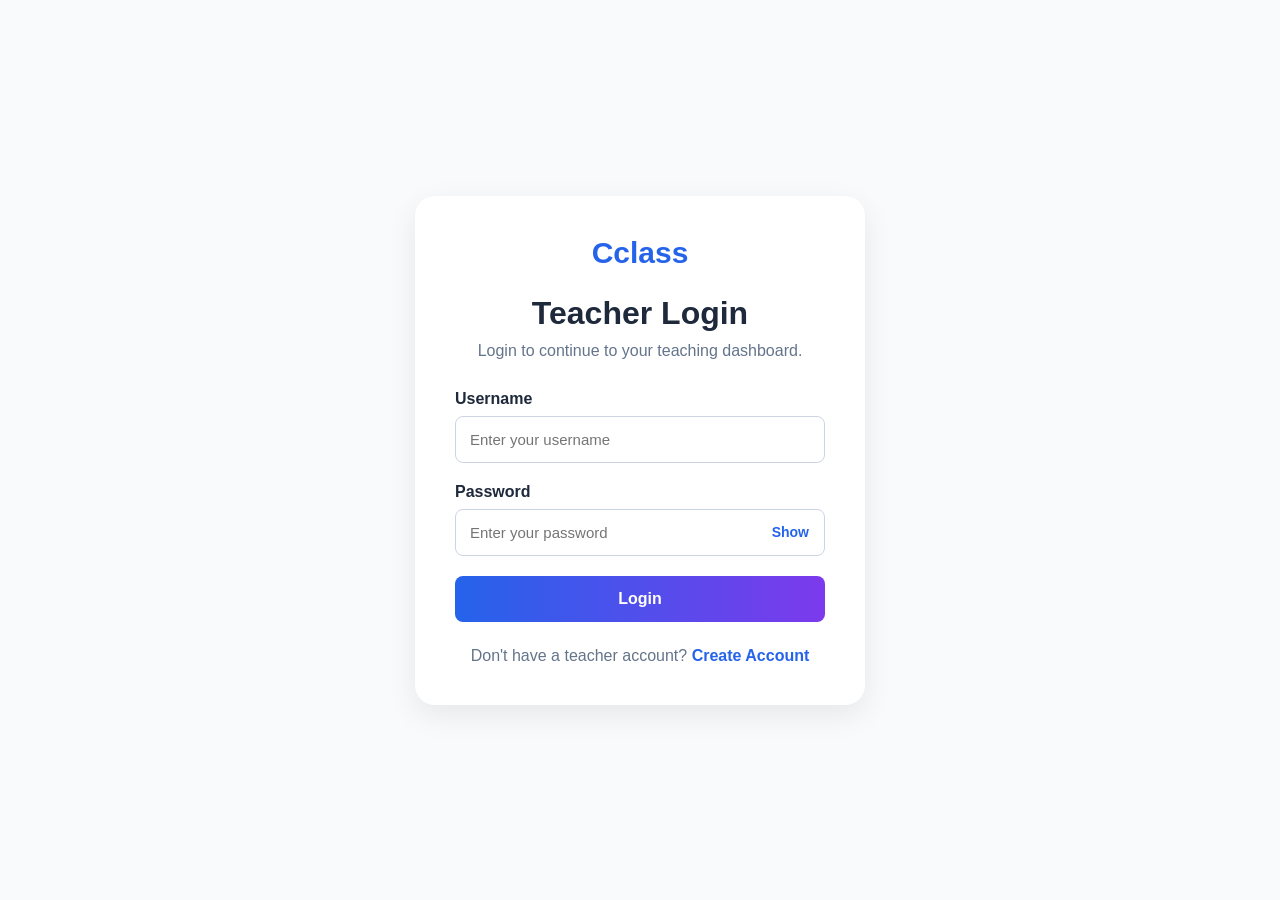
<file: Teachers/index.html>
<!DOCTYPE html>
<html lang="en">
<head>
    <meta charset="UTF-8">
    <meta name="viewport" content="width=device-width, initial-scale=1.0">
    <title>Teacher Dashboard - Cclass</title>
    <link rel="icon" href="../ChatGPT Image Sep 24, 2026, 08_27_45 AM.png">
    <link rel="stylesheet" href="./style.css">
</head>
<body>

    <header class="navbar">
        <a class="logo" href="../index.html" aria-label="Cclass Home" title="Go to Home">Cclass</a>
        <div class="nav-right">
            <div class="notification-center">
                <button class="notification-toggle" id="notificationToggle" type="button" aria-label="Open notifications" aria-expanded="false" aria-controls="notificationPanel">
                    <span aria-hidden="true">🔔</span>
                    <span class="notification-badge" id="notificationBadge" hidden></span>
                </button>

                <section class="notification-panel" id="notificationPanel" aria-label="Notifications" hidden>
                    <div class="notification-panel-heading">
                        <div>
                            <h2>Notifications</h2>
                            <p>Student replies and updates</p>
                        </div>
                        <button class="mark-notifications-read" id="markNotificationsRead" type="button">Mark all read</button>
                    </div>
                    <div class="notification-items" id="notificationItems" aria-live="polite"></div>
                </section>
            </div>

            <div class="profile">
                <div class="profile-circle" id="profileLetter"></div>
                <span id="profileUsername"></span>
            </div>

            <button class="dashboard-menu-toggle" type="button" aria-label="Open dashboard navigation" aria-expanded="false" aria-controls="teacherSidebar">
                <span></span>
                <span></span>
                <span></span>
            </button>
        </div>
    </header>

    <div class="dashboard">
        <aside class="sidebar" id="teacherSidebar">
            <nav>
                <a href="#dashboard" class="active">Dashboard</a>
                <a href="#my-courses">My Courses</a>
                <a href="#create-course">Create Course</a>
                <a href="../courses%20page/index.html">Explore Courses</a>
                <a href="#students">My Students</a>
                <a href="#communications">Messages</a>
                <a href="#video-classes">Video Classes</a>
                <a href="#announcements">Announcements</a>
                <a href="#resources">Teaching Resources</a>
                <a href="#logout" id="logout">Logout</a>
            </nav>
        </aside>

        <main class="main-content" id="dashboard">
            <section class="welcome">
                <div>
                    <p class="small-text">TEACHER DASHBOARD</p>
                    <h1>Good day, <span id="teacherName"></span> </h1>
                    <p>Welcome back! Manage your courses and support your students from here.</p>
                </div>
            </section>

            <section class="stats" aria-label="Teaching statistics">
                <div class="stat-card">
                    <div class="stat-icon">📚</div>
                    <div><h2 id="courseCount">0</h2><p>Courses Created</p></div>
                </div>
                <div class="stat-card">
                    <div class="stat-icon">👨‍🎓</div>
                    <div><h2 id="studentCount">0</h2><p>My Students</p></div>
                </div>
                <div class="stat-card">
                    <div class="stat-icon">📝</div>
                    <div><h2>0</h2><p>Lessons</p></div>
                </div>
                <div class="stat-card">
                    <div class="stat-icon">📈</div>
                    <div><h2>0%</h2><p>Learning Progress</p></div>
                </div>
            </section>

            <section class="dashboard-section" id="my-courses">
                <div class="section-heading">
                    <div>
                        <h2>My Courses</h2>
                        <p>Your teaching courses will appear here.</p>
                    </div>
                </div>
                <div class="teacher-course-list" id="teacherCourseList"></div>
            </section>

            <section class="dashboard-section" id="create-course">
                <div class="section-heading">
                    <div>
                        <h2>Create a Course</h2>
                        <p>Submit your course for Admin approval before it appears in the catalog.</p>
                    </div>
                </div>

                <form class="message-panel course-request-form" id="courseRequestForm">
                    <div class="message-field">
                        <label for="courseTitle">Course title</label>
                        <input id="courseTitle" name="title" type="text" maxlength="90" placeholder="e.g. Intro to Web Design" required>
                    </div>
                    <div class="message-field">
                        <label for="courseCategory">Category</label>
                        <select id="courseCategory" name="category" required>
                            <option value="">Choose a category</option>
                            <option value="Programming">Programming</option>
                            <option value="Design">Design</option>
                            <option value="Business">Business</option>
                            <option value="Marketing">Marketing</option>
                            <option value="Other">Other</option>
                        </select>
                    </div>
                    <div class="message-field">
                        <label for="courseDescription">Course description</label>
                        <textarea id="courseDescription" name="description" maxlength="1000" rows="4" placeholder="What will students learn?" required></textarea>
                    </div>
                    <div class="message-field">
                        <label for="courseLessons">Number of lessons</label>
                        <input id="courseLessons" name="lessons" type="number" min="1" max="500" value="10" required>
                    </div>
                    <button type="submit">Submit for Approval</button>
                    <p class="message-status" id="courseRequestStatus" role="status" aria-live="polite"></p>
                </form>
            </section>

            <section class="dashboard-section" id="students">
                <div class="section-heading">
                    <div>
                        <h2>My Students</h2>
                        <p>Student enrollment information will appear here.</p>
                    </div>
                </div>
                <div class="empty-course">
                    <div class="empty-icon">👨‍🎓</div>
                    <h2>No students yet</h2>
                    <p>Students enrolled in your courses will be listed here.</p>
                </div>
            </section>

            <section class="dashboard-section" id="communications">
                <div class="section-heading">
                    <div>
                        <h2>Student Messages</h2>
                        <p>Choose a student to read the conversation or send a message.</p>
                    </div>
                </div>

                <div class="message-panel">
                    <div class="message-field message-teacher-select">
                        <label for="studentSelect">Student</label>
                        <select id="studentSelect" required></select>
                    </div>

                    <div class="message-list" id="teacherMessages" aria-live="polite"></div>

                    <form class="message-compose" id="teacherMessageForm">
                        <div class="message-field">
                            <label for="teacherMessageInput">Message</label>
                            <textarea id="teacherMessageInput" maxlength="1000" rows="3" placeholder="Write a message..." required></textarea>
                        </div>
                        <button type="submit">Send Message</button>
                    </form>
                    <p class="message-status" id="teacherMessageStatus" role="status" aria-live="polite"></p>
                </div>
            </section>

            <section class="dashboard-section" id="video-classes">
                <div class="section-heading">
                    <div>
                        <h2>Video Classes</h2>
                        <p>Start a live lesson or schedule a video class for your students.</p>
                    </div>
                </div>

                <div class="video-call-panel">
                    <form class="video-call-form" id="teacherVideoCallForm">
                        <div class="message-field">
                            <label for="videoCallTitle">Class title</label>
                            <input id="videoCallTitle" type="text" maxlength="90" placeholder="e.g. Weekly revision" required>
                        </div>
                        <div class="message-field">
                            <label for="videoCallTime">Schedule for (optional)</label>
                            <input id="videoCallTime" type="datetime-local">
                        </div>
                        <button type="submit">Create video class</button>
                    </form>
                    <p class="message-status" id="teacherVideoCallStatus" role="status" aria-live="polite"></p>
                    <div class="video-call-list" id="teacherVideoCallList" aria-live="polite"></div>
                </div>
            </section>

            <section class="dashboard-section" id="announcements">
                <div class="section-heading">
                    <div>
                        <h2>Announcements</h2>
                        <p>Send a course update or notice to all students.</p>
                    </div>
                </div>

                <div class="message-panel">
                    <form class="announcement-compose" id="announcementForm">
                        <div class="message-field">
                            <label for="announcementTitle">Announcement title</label>
                            <input id="announcementTitle" type="text" maxlength="100" placeholder="e.g. New course materials" required>
                        </div>
                        <div class="message-field">
                            <label for="announcementBody">Announcement</label>
                            <textarea id="announcementBody" maxlength="1000" rows="4" placeholder="Share an update with your students..." required></textarea>
                        </div>
                        <button type="submit">Send to All Students</button>
                    </form>
                    <p class="message-status" id="announcementStatus" role="status" aria-live="polite"></p>
                </div>
            </section>

            <section class="dashboard-section" id="resources">
                <div class="section-heading">
                    <div>
                        <h2>Teaching Resources</h2>
                        <p>Helpful links for planning your teaching.</p>
                    </div>
                </div>
                <div class="course-grid">
                    <article class="course-card">
                        <div class="course-image programming">Course Planning</div>
                        <div class="course-content">
                            <h3>Build a learning path</h3>
                            <p>Organize lessons into clear steps that help students progress.</p>
                            <a href="../courses%20page/index.html">Browse Courses</a>
                        </div>
                    </article>
                    <article class="course-card">
                        <div class="course-image javascript">Student Support</div>
                        <div class="course-content">
                            <h3>Stay connected</h3>
                            <p>Visit the Contact page for Cclass student support information.</p>
                            <a href="../Contact/index.html">Contact Support</a>
                        </div>
                    </article>
                    <article class="course-card">
                        <div class="course-image design">Cclass</div>
                        <div class="course-content">
                            <h3>Learning resources</h3>
                            <p>Explore the available courses and learning materials.</p>
                            <a href="../courses%20page/index.html">Explore Courses</a>
                        </div>
                    </article>
                </div>
            </section>
        </main>
    </div>

    <dialog class="logout-dialog" id="logoutDialog" aria-labelledby="logoutTitle" aria-describedby="logoutDescription">
        <div class="logout-dialog-icon" aria-hidden="true">↗</div>
        <h2 id="logoutTitle">Log out?</h2>
        <p id="logoutDescription">Are you sure you want to log out of your account?</p>
        <div class="logout-dialog-actions">
            <button type="button" class="logout-cancel" id="cancelLogout">Stay signed in</button>
            <button type="button" class="logout-confirm" id="confirmLogout">Log Out</button>
        </div>
    </dialog>

    <script>
        const teacherLoggedIn = localStorage.getItem("teacherLoggedIn");
        const teacherUsername = localStorage.getItem("teacherUsername");

        if (teacherLoggedIn !== "true" || !teacherUsername) {
            window.location.href = "./login.html";
        } else {
            document.getElementById("teacherName").textContent = teacherUsername;
            document.getElementById("profileUsername").textContent = teacherUsername;
            document.getElementById("profileLetter").textContent = teacherUsername.charAt(0).toUpperCase();

            document.getElementById("studentCount").textContent = "0";

            function readStoredArray(key) {
                try {
                    const value = JSON.parse(localStorage.getItem(key) || "[]");
                    return Array.isArray(value) ? value : [];
                } catch (error) {
                    return [];
                }
            }

            function addDashboardNotification(notification) {
                const notifications = readStoredArray("dashboardNotifications");
                notifications.push({
                    id: `${Date.now()}-${Math.random().toString(36).slice(2)}`,
                    createdAt: new Date().toISOString(),
                    read: false,
                    ...notification
                });
                localStorage.setItem("dashboardNotifications", JSON.stringify(notifications));
            }

            const teacherCourseList = document.getElementById("teacherCourseList");
            const courseRequestForm = document.getElementById("courseRequestForm");
            const courseRequestStatus = document.getElementById("courseRequestStatus");

            function renderTeacherCourses() {
                const requests = readStoredArray("courseRequests").filter(function(request) {
                    return request.teacherUsername === teacherUsername;
                }).sort(function(first, second) {
                    return new Date(second.requestedAt) - new Date(first.requestedAt);
                });

                teacherCourseList.replaceChildren();
                document.getElementById("courseCount").textContent = requests.filter(function(request) {
                    return request.status === "approved";
                }).length;

                if (requests.length === 0) {
                    const emptyState = document.createElement("div");
                    emptyState.className = "empty-course";
                    const title = document.createElement("h2");
                    title.textContent = "No course submissions yet";
                    const description = document.createElement("p");
                    description.textContent = "Create a course and submit it for Admin approval.";
                    emptyState.append(title, description);
                    teacherCourseList.appendChild(emptyState);
                    return;
                }

                requests.forEach(function(request) {
                    const card = document.createElement("article");
                    card.className = "teacher-course-item";

                    const heading = document.createElement("div");
                    heading.className = "teacher-course-heading";

                    const title = document.createElement("h3");
                    title.textContent = request.title;

                    const status = document.createElement("span");
                    status.className = `course-status course-status-${request.status}`;
                    status.textContent = request.status.charAt(0).toUpperCase() + request.status.slice(1);
                    heading.append(title, status);

                    const detail = document.createElement("p");
                    detail.className = "teacher-course-detail";
                    detail.textContent = `${request.category} · ${request.lessons} lessons`;

                    const description = document.createElement("p");
                    description.className = "teacher-course-description";
                    description.textContent = request.description;

                    card.append(heading, detail, description);
                    teacherCourseList.appendChild(card);
                });
            }

            courseRequestForm.addEventListener("submit", function(event) {
                event.preventDefault();

                const requests = readStoredArray("courseRequests");
                requests.unshift({
                    id: `${Date.now()}-${Math.random().toString(36).slice(2)}`,
                    title: document.getElementById("courseTitle").value.trim(),
                    category: document.getElementById("courseCategory").value,
                    description: document.getElementById("courseDescription").value.trim(),
                    lessons: Number(document.getElementById("courseLessons").value),
                    teacherUsername: teacherUsername,
                    status: "pending",
                    requestedAt: new Date().toISOString()
                });

                localStorage.setItem("courseRequests", JSON.stringify(requests));
                courseRequestForm.reset();
                courseRequestStatus.textContent = "Course submitted. It will appear in the catalog after Admin approval.";
                renderTeacherCourses();
            });

            const studentSelect = document.getElementById("studentSelect");
            const teacherMessages = document.getElementById("teacherMessages");
            const teacherMessageForm = document.getElementById("teacherMessageForm");
            const teacherMessageInput = document.getElementById("teacherMessageInput");
            const teacherMessageStatus = document.getElementById("teacherMessageStatus");
            const notificationToggle = document.getElementById("notificationToggle");
            const notificationPanel = document.getElementById("notificationPanel");
            const notificationBadge = document.getElementById("notificationBadge");
            const notificationItems = document.getElementById("notificationItems");
            const announcementForm = document.getElementById("announcementForm");
            const announcementTitle = document.getElementById("announcementTitle");
            const announcementBody = document.getElementById("announcementBody");
            const announcementStatus = document.getElementById("announcementStatus");
            const students = readStoredArray("students").filter(function(student) {
                return student && student.username;
            });

            const placeholderOption = document.createElement("option");
            placeholderOption.value = "";
            placeholderOption.textContent = students.length ? "Choose a student" : "No student accounts yet";
            studentSelect.appendChild(placeholderOption);

            students.forEach(function(student) {
                const option = document.createElement("option");
                option.value = student.username;
                option.textContent = student.username;
                studentSelect.appendChild(option);
            });

            const existingTeacherMessages = readStoredArray("dashboardMessages").filter(function(message) {
                return message.teacherUsername === teacherUsername;
            });
            const latestMessage = existingTeacherMessages[existingTeacherMessages.length - 1];
            const initialStudent = latestMessage ? latestMessage.studentUsername : (students[0] && students[0].username);

            if (initialStudent) {
                studentSelect.value = initialStudent;
            }

            function renderTeacherMessages() {
                const messages = readStoredArray("dashboardMessages").filter(function(message) {
                    return message.teacherUsername === teacherUsername && message.studentUsername === studentSelect.value;
                });

                teacherMessages.replaceChildren();

                if (!studentSelect.value) {
                    const emptyState = document.createElement("p");
                    emptyState.className = "message-empty";
                    emptyState.textContent = "Create a student account to start a conversation.";
                    teacherMessages.appendChild(emptyState);
                    return;
                }

                if (messages.length === 0) {
                    const emptyState = document.createElement("p");
                    emptyState.className = "message-empty";
                    emptyState.textContent = "No messages in this conversation yet.";
                    teacherMessages.appendChild(emptyState);
                    return;
                }

                messages.forEach(function(message) {
                    const bubble = document.createElement("article");
                    bubble.className = message.senderRole === "teacher" ? "message-bubble message-sent" : "message-bubble";

                    const meta = document.createElement("p");
                    meta.className = "message-meta";
                    meta.textContent = `${message.senderUsername} · ${new Date(message.createdAt).toLocaleString()}`;

                    const content = document.createElement("p");
                    content.className = "message-content";
                    content.textContent = message.content;

                    bubble.append(meta, content);
                    teacherMessages.appendChild(bubble);
                });

                teacherMessages.scrollTop = teacherMessages.scrollHeight;
            }

            function getTeacherNotifications() {
                return readStoredArray("dashboardNotifications").filter(function(notification) {
                    return notification.recipientRole === "teacher" && notification.recipientUsername === teacherUsername;
                });
            }

            function renderNotifications() {
                const notifications = getTeacherNotifications().sort(function(first, second) {
                    return new Date(second.createdAt) - new Date(first.createdAt);
                });
                const unreadCount = notifications.filter(function(notification) {
                    return !notification.read;
                }).length;

                notificationBadge.hidden = unreadCount === 0;
                notificationBadge.textContent = unreadCount > 9 ? "9+" : String(unreadCount);
                notificationToggle.setAttribute("aria-label", unreadCount ? `Open notifications, ${unreadCount} unread` : "Open notifications");
                notificationItems.replaceChildren();

                if (notifications.length === 0) {
                    const emptyState = document.createElement("p");
                    emptyState.className = "notification-empty";
                    emptyState.textContent = "You’re all caught up. New student replies will appear here.";
                    notificationItems.appendChild(emptyState);
                    return;
                }

                notifications.forEach(function(notification) {
                    const item = document.createElement("button");
                    item.type = "button";
                    item.className = notification.read ? "notification-item" : "notification-item notification-unread";
                    item.dataset.notificationId = notification.id;
                    item.dataset.notificationKind = notification.kind;
                    item.dataset.actorUsername = notification.actorUsername || "";

                    const title = document.createElement("span");
                    title.className = "notification-title";
                    title.textContent = notification.title;

                    const body = document.createElement("span");
                    body.className = "notification-body";
                    body.textContent = notification.body;

                    const time = document.createElement("time");
                    time.className = "notification-time";
                    time.dateTime = notification.createdAt;
                    time.textContent = new Date(notification.createdAt).toLocaleString();

                    item.append(title, body, time);
                    notificationItems.appendChild(item);
                });
            }

            notificationToggle.addEventListener("click", function() {
                const isOpen = notificationToggle.getAttribute("aria-expanded") === "true";
                notificationToggle.setAttribute("aria-expanded", String(!isOpen));
                notificationPanel.hidden = isOpen;
            });

            document.getElementById("markNotificationsRead").addEventListener("click", function() {
                const notifications = readStoredArray("dashboardNotifications").map(function(notification) {
                    if (notification.recipientRole === "teacher" && notification.recipientUsername === teacherUsername) {
                        return { ...notification, read: true };
                    }
                    return notification;
                });

                localStorage.setItem("dashboardNotifications", JSON.stringify(notifications));
                renderNotifications();
            });

            notificationItems.addEventListener("click", function(event) {
                const item = event.target.closest(".notification-item");

                if (!item) {
                    return;
                }

                const notifications = readStoredArray("dashboardNotifications").map(function(notification) {
                    return notification.id === item.dataset.notificationId ? { ...notification, read: true } : notification;
                });

                localStorage.setItem("dashboardNotifications", JSON.stringify(notifications));
                renderNotifications();
                notificationPanel.hidden = true;
                notificationToggle.setAttribute("aria-expanded", "false");

                if (item.dataset.notificationKind === "message" && item.dataset.actorUsername) {
                    studentSelect.value = item.dataset.actorUsername;
                    renderTeacherMessages();
                    document.getElementById("communications").scrollIntoView({ behavior: "smooth" });
                } else if (item.dataset.notificationKind === "course-status") {
                    document.getElementById("my-courses").scrollIntoView({ behavior: "smooth" });
                }
            });

            document.addEventListener("click", function(event) {
                if (!event.target.closest(".notification-center")) {
                    notificationPanel.hidden = true;
                    notificationToggle.setAttribute("aria-expanded", "false");
                }
            });

            studentSelect.addEventListener("change", renderTeacherMessages);

            teacherMessageForm.addEventListener("submit", function(event) {
                event.preventDefault();

                if (!studentSelect.value) {
                    teacherMessageStatus.textContent = "Choose a student before sending a message.";
                    return;
                }

                const content = teacherMessageInput.value.trim();

                if (!content) {
                    return;
                }

                const messages = readStoredArray("dashboardMessages");
                const createdAt = new Date().toISOString();
                messages.push({
                    id: `${Date.now()}-${Math.random().toString(36).slice(2)}`,
                    teacherUsername: teacherUsername,
                    studentUsername: studentSelect.value,
                    senderRole: "teacher",
                    senderUsername: teacherUsername,
                    content: content,
                    createdAt: createdAt
                });

                localStorage.setItem("dashboardMessages", JSON.stringify(messages));
                addDashboardNotification({
                    recipientRole: "student",
                    recipientUsername: studentSelect.value,
                    kind: "message",
                    actorUsername: teacherUsername,
                    title: `New message from ${teacherUsername}`,
                    body: content,
                    createdAt: createdAt
                });
                teacherMessageInput.value = "";
                teacherMessageStatus.textContent = "Message sent.";
                renderTeacherMessages();
            });

            announcementForm.addEventListener("submit", function(event) {
                event.preventDefault();

                if (students.length === 0) {
                    announcementStatus.textContent = "There are no student accounts to notify yet.";
                    return;
                }

                const title = announcementTitle.value.trim();
                const body = announcementBody.value.trim();

                if (!title || !body) {
                    return;
                }

                students.forEach(function(student) {
                    addDashboardNotification({
                        recipientRole: "student",
                        recipientUsername: student.username,
                        kind: "announcement",
                        actorUsername: teacherUsername,
                        title: title,
                        body: body
                    });
                });

                announcementForm.reset();
                announcementStatus.textContent = `Announcement sent to ${students.length} ${students.length === 1 ? "student" : "students"}.`;
            });

            window.addEventListener("storage", function(event) {
                if (event.key === "courseRequests") {
                    renderTeacherCourses();
                }

                if (event.key === "dashboardMessages") {
                    renderTeacherMessages();
                }

                if (event.key === "dashboardNotifications") {
                    renderNotifications();
                }
            });

            renderTeacherCourses();
            renderTeacherMessages();
            renderNotifications();

            const logoutDialog = document.getElementById("logoutDialog");

            document.getElementById("logout").addEventListener("click", function(event) {
                event.preventDefault();
                logoutDialog.showModal();
            });

            document.getElementById("cancelLogout").addEventListener("click", function() {
                logoutDialog.close();
            });

            document.getElementById("confirmLogout").addEventListener("click", function() {
                localStorage.removeItem("teacherLoggedIn");
                localStorage.removeItem("teacherUsername");
                window.location.href = "./login.html";
            });
        }
    </script>
    <script src="../script.js"></script>
    <script src="../video-calls.js"></script>

</body>
</html>
</file>
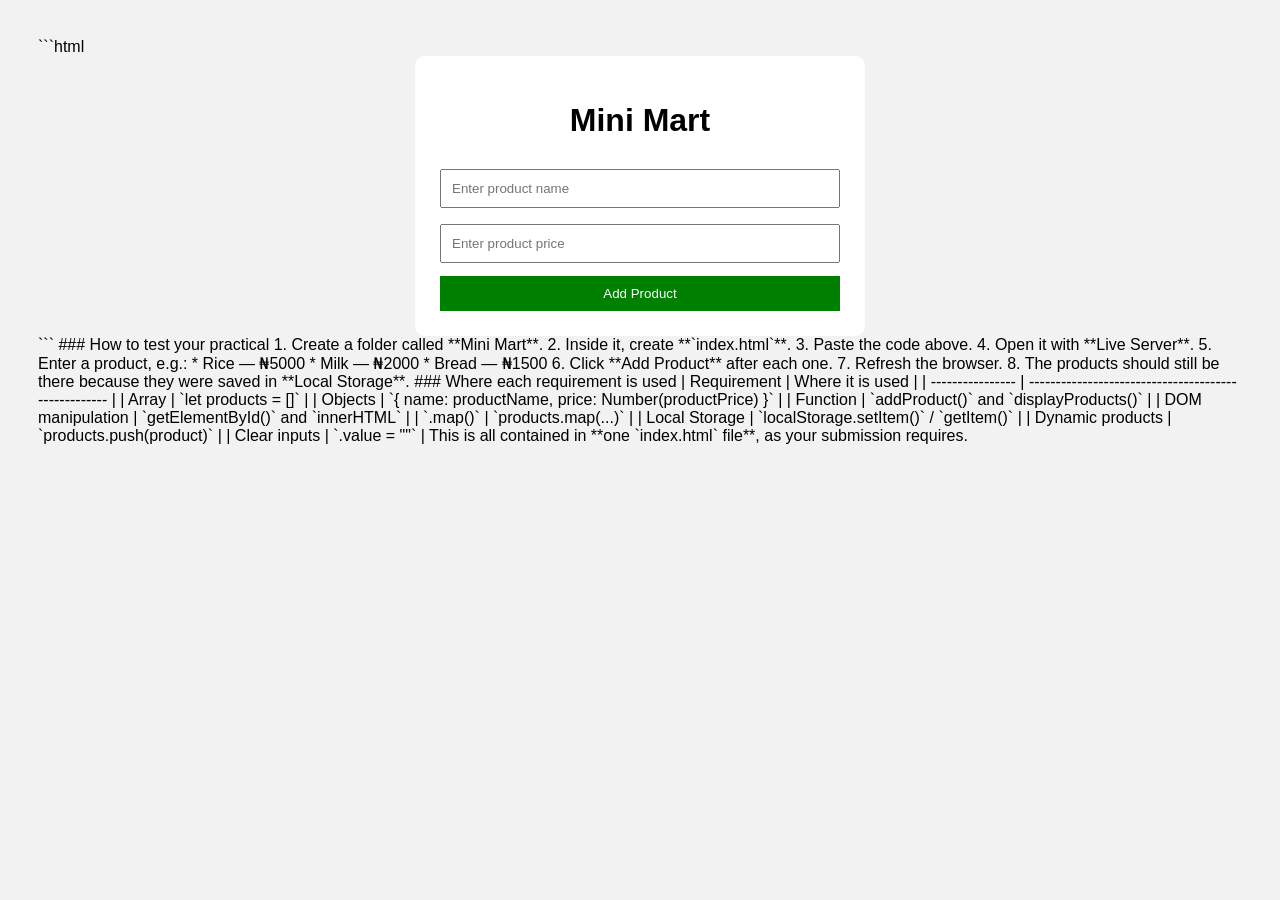
<file: cheat .html>
```html
<!DOCTYPE html>
<html lang="en">
<head>
    <meta charset="UTF-8">
    <meta name="viewport" content="width=device-width, initial-scale=1.0">
    <title>Mini Mart</title>
    <link rel="icon" href="./ChatGPT Image Sep 24, 2026, 08_27_45 AM.png">

    <style>
        body {
            font-family: Arial, sans-serif;
            background-color: #f2f2f2;
            padding: 30px;
        }

        .container {
            width: 400px;
            margin: auto;
            background: white;
            padding: 25px;
            border-radius: 10px;
        }

        h1 {
            text-align: center;
        }

        input {
            width: 100%;
            padding: 10px;
            margin: 8px 0;
            box-sizing: border-box;
        }

        button {
            width: 100%;
            padding: 10px;
            background-color: green;
            color: white;
            border: none;
            cursor: pointer;
            margin-top: 5px;
        }

        .product {
            background-color: #eee;
            padding: 10px;
            margin-top: 10px;
            border-radius: 5px;
        }
    </style>
</head>

<body>

    <div class="container">
        <h1>Mini Mart</h1>

        <input type="text" id="productName" placeholder="Enter product name">

        <input type="number" id="productPrice" placeholder="Enter product price">

        <button onclick="addProduct()">Add Product</button>

        <div id="productList"></div>
    </div>


    <script>

        // Get products from Local Storage
        let products = JSON.parse(localStorage.getItem("products")) || [];


        // Function to add a product
        function addProduct() {

            // Get values from the input fields
            let productName = document.getElementById("productName").value;
            let productPrice = document.getElementById("productPrice").value;

            // Check that the fields are not empty
            if (productName === "" || productPrice === "") {
                alert("Please enter the product name and price.");
                return;
            }

            // Create a product object
            let product = {
                name: productName,
                price: Number(productPrice)
            };

            // Add the object to the array
            products.push(product);

            // Save the array in Local Storage
            localStorage.setItem("products", JSON.stringify(products));

            // Clear the input fields
            document.getElementById("productName").value = "";
            document.getElementById("productPrice").value = "";

            // Display the products
            displayProducts();
        }


        // Function to display products
        function displayProducts() {

            let productList = document.getElementById("productList");

            // Use map() to display each product
            productList.innerHTML = products.map(function(product) {
                return `
                    <div class="product">
                        <strong>${product.name}</strong>
                        <p>Price: ₦${product.price}</p>
                    </div>
                `;
            }).join("");
        }


        // Display saved products when the page loads
        displayProducts();

    </script>

</body>
</html>
```

### How to test your practical

1. Create a folder called **Mini Mart**.
2. Inside it, create **`index.html`**.
3. Paste the code above.
4. Open it with **Live Server**.
5. Enter a product, e.g.:

   * Rice — ₦5000
   * Milk — ₦2000
   * Bread — ₦1500
6. Click **Add Product** after each one.
7. Refresh the browser.
8. The products should still be there because they were saved in **Local Storage**.

### Where each requirement is used

| Requirement      | Where it is used                                     |
| ---------------- | ---------------------------------------------------- |
| Array            | `let products = []`                                  |
| Objects          | `{ name: productName, price: Number(productPrice) }` |
| Function         | `addProduct()` and `displayProducts()`               |
| DOM manipulation | `getElementById()` and `innerHTML`                   |
| `.map()`         | `products.map(...)`                                  |
| Local Storage    | `localStorage.setItem()` / `getItem()`               |
| Dynamic products | `products.push(product)`                             |
| Clear inputs     | `.value = ""`                                        |

This is all contained in **one `index.html` file**, as your submission requires.
</file>
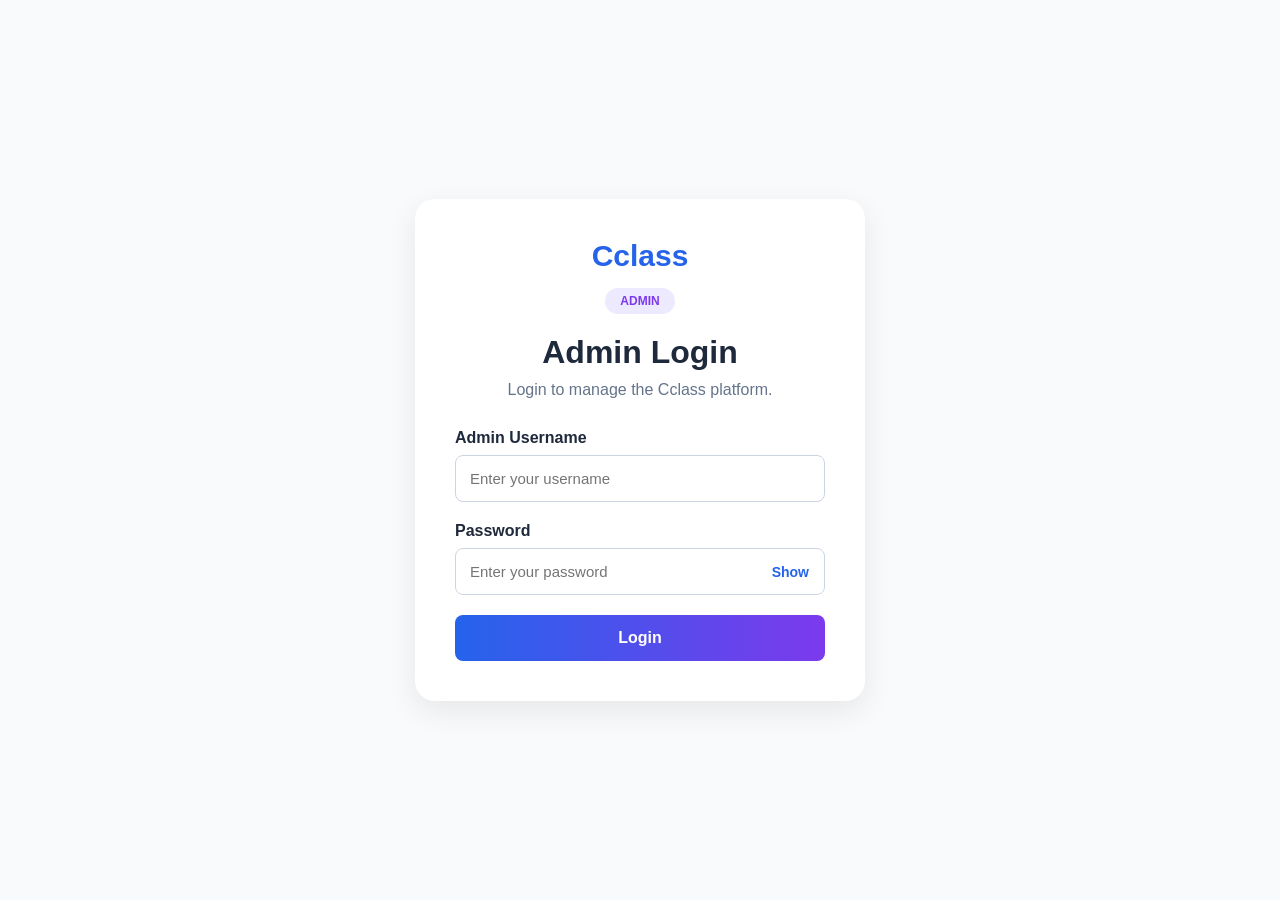
<file: Admin/A-dashboard.html>
<!DOCTYPE html>
<html lang="en">

<head>
    <meta charset="UTF-8">
    <meta name="viewport" content="width=device-width, initial-scale=1.0">
    <title>Admin Dashboard - Cclass</title>
    <link rel="icon" href="../ChatGPT Image Sep 24, 2026, 08_27_45 AM.png">
    <link rel="stylesheet" href="./A-dasshboard.css">
    
</head>

<body>

    <header class="navbar">

        <a class="logo" href="../index.html" aria-label="Cclass Home" title="Go to Home">
            Cclass
        </a>

        <div class="nav-right">

            <span class="notification">
                🔔
            </span>

            <div class="profile">

                <div class="profile-circle" id="profileLetter"></div>

                <span id="profileUsername"></span>

            </div>

            <button class="dashboard-menu-toggle" type="button" aria-label="Open dashboard navigation" aria-expanded="false" aria-controls="adminSidebar">
                <span></span>
                <span></span>
                <span></span>
            </button>

        </div>

    </header>


    <div class="dashboard">

        <aside class="sidebar" id="adminSidebar">

            <nav>

                <a href="#" class="active">
                    Dashboard
                </a>

                <a href="#">
                    Students
                </a>

                <a href="#">
                    Teachers
                </a>

                <a href="#course-requests">
                    Courses
                </a>

                <a href="#">
                    Enrollments
                </a>

                <a href="#">
                    Reports
                </a>

                <a href="#contact-inbox">
                    Feedback Inbox
                </a>

                <a href="#">
                    Settings
                </a>

                <a href="#" id="logout">
                    Logout
                </a>

            </nav>

        </aside>


        <main class="main-content">

            <section class="welcome">

                <p class="small-text">
                    ADMIN DASHBOARD
                </p>

                <h1>
                    Good day,
                    <span id="username"></span> 
                </h1>

                <p>
                    Welcome back! Manage and monitor your Cclass platform from here.
                </p>

            </section>


            <!-- <section class="stats">

                <div class="stat-card">

                    <div class="stat-icon">
                        👨‍🎓
                    </div>

                    <div>
                        <h2>0</h2>
                        <p>Total Students</p>
                    </div>

                </div> -->


            <div class="stat-card">

                <div class="stat-icon">
                    👨‍🎓
                </div>

                <div>
                    <h2 id="studentCount">0</h2>
                    <p>Total Students</p>
                </div>

            </div>


            <div class="stat-card">

                <div class="stat-icon">
                    👨‍🏫
                </div>

                <div>
                    <h2 id="teacherCount">0</h2>
                    <p>Total Teachers</p>
                </div>

            </div>


            <div class="stat-card">

                <div class="stat-icon">
                    📚
                </div>

                <div>
                    <h2 id="courseCount">0</h2>
                    <p>Total Courses</p>
                </div>

            </div>


            <div class="stat-card">

                <div class="stat-icon">
                    📝
                </div>

                <div>
                    <h2>0</h2>
                    <p>Enrollments</p>
                </div>

            </div>

            </section>


            <section class="dashboard-section" id="contact-inbox">

                <div class="section-heading">

                    <div>
                        <h2>Feedback Inbox</h2>

                        <p>
                            Messages sent from the Contact page.
                        </p>
                    </div>

                    <span class="inbox-count" id="messageCount">0 messages</span>

                </div>

                <div class="message-list" id="messageList" aria-live="polite"></div>

            </section>


            <section class="dashboard-section" id="course-requests">
                <div class="section-heading">
                    <div>
                        <h2>Course Approval Requests</h2>
                        <p>Review courses teachers want to add to the catalog.</p>
                    </div>
                    <span class="inbox-count" id="courseRequestCount">0 pending</span>
                </div>
                <div class="course-request-list" id="courseRequestList" aria-live="polite"></div>
            </section>


            <section class="dashboard-section">

                <div class="section-heading">

                    <div>
                        <h2>Quick Actions</h2>

                        <p>
                            Manage important parts of your platform.
                        </p>
                    </div>

                </div>


                <div class="action-grid">

                    <a href="#" class="action-card">

                        <div class="action-icon">
                            👨‍🎓
                        </div>

                        <div>
                            <h3>Manage Students</h3>

                            <p>
                                View and manage student accounts.
                            </p>
                        </div>

                        <span>→</span>

                    </a>


                    <a href="#" class="action-card">

                        <div class="action-icon">
                            👨‍🏫
                        </div>

                        <div>
                            <h3>Manage Teachers</h3>

                            <p>
                                View and manage teacher accounts.
                            </p>
                        </div>

                        <span>→</span>

                    </a>


                    <a href="#" class="action-card">

                        <div class="action-icon">
                            📚
                        </div>

                        <div>
                            <h3>Manage Courses</h3>

                            <p>
                                Add, edit and manage courses.
                            </p>
                        </div>

                        <span>→</span>

                    </a>


                    <a href="#" class="action-card">

                        <div class="action-icon">
                            📊
                        </div>

                        <div>
                            <h3>View Reports</h3>

                            <p>
                                Check platform statistics and reports.
                            </p>
                        </div>

                        <span>→</span>

                    </a>

                </div>

            </section>


            <section class="dashboard-section">

                <div class="section-heading">

                    <div>
                        <h2>Recent Activity</h2>

                        <p>
                            Recent activities on Cclass.
                        </p>
                    </div>

                </div>


                <div class="activity-box">

                    <div class="empty-icon">
                        📋
                    </div>

                    <h3>No activity yet</h3>

                    <p>
                        Recent student, teacher and course activities
                        will appear here.
                    </p>

                </div>

            </section>


            <section class="dashboard-section">

                <div class="section-heading">

                    <div>
                        <h2>Platform Overview</h2>

                        <p>
                            Quick overview of your Cclass platform.
                        </p>
                    </div>

                </div>


                <div class="overview-grid">

                    <div class="overview-card">

                        <h3>Students</h3>

                        <div class="progress-bar">
                            <div class="progress"></div>
                        </div>

                        <p>
                            No student data available yet.
                        </p>

                    </div>


                    <div class="overview-card">

                        <h3>Courses</h3>

                        <div class="progress-bar">
                            <div class="progress"></div>
                        </div>

                        <p>
                            No course data available yet.
                        </p>

                    </div>

                </div>

            </section>

        </main>

    </div>

    <dialog class="logout-dialog" id="logoutDialog" aria-labelledby="logoutTitle" aria-describedby="logoutDescription">
        <div class="logout-dialog-icon" aria-hidden="true">↗</div>
        <h2 id="logoutTitle">Log out?</h2>
        <p id="logoutDescription">Are you sure you want to log out of your account?</p>
        <div class="logout-dialog-actions">
            <button type="button" class="logout-cancel" id="cancelLogout">Stay signed in</button>
            <button type="button" class="logout-confirm" id="confirmLogout">Log Out</button>
        </div>
    </dialog>

    <script>

    let loggedIn = localStorage.getItem("adminLoggedIn");

    let username = localStorage.getItem("adminUsername");


    if (loggedIn !== "true" || !username) {

        window.location.href = "login.html";

    }


    document.getElementById("username").textContent = username;

    document.getElementById("profileUsername").textContent = username;

    document.getElementById("profileLetter").textContent =
        username.charAt(0).toUpperCase();


    let students = JSON.parse(localStorage.getItem("students")) || [];

    let teachers = JSON.parse(localStorage.getItem("teachers")) || [];


    document.getElementById("studentCount").textContent = students.length;

    document.getElementById("teacherCount").textContent = teachers.length;

    const courseRequestList = document.getElementById("courseRequestList");
    const courseRequestCount = document.getElementById("courseRequestCount");

    function readCourseRequests() {
        try {
            const requests = JSON.parse(localStorage.getItem("courseRequests") || "[]");
            return Array.isArray(requests) ? requests : [];
        } catch (error) {
            return [];
        }
    }

    function renderCourseRequests() {
        const requests = readCourseRequests();
        const pendingRequests = requests.filter(function(request) {
            return request.status === "pending";
        });

        courseRequestCount.textContent = `${pendingRequests.length} pending`;
        document.getElementById("courseCount").textContent = requests.filter(function(request) {
            return request.status === "approved";
        }).length;
        courseRequestList.replaceChildren();

        if (pendingRequests.length === 0) {
            const emptyState = document.createElement("div");
            emptyState.className = "inbox-empty";
            emptyState.textContent = "No course requests are waiting for approval.";
            courseRequestList.appendChild(emptyState);
            return;
        }

        pendingRequests.forEach(function(request) {
            const card = document.createElement("article");
            card.className = "message-card course-request-card";

            const heading = document.createElement("div");
            heading.className = "message-card-header";

            const title = document.createElement("h3");
            title.textContent = request.title;

            const received = document.createElement("time");
            received.className = "message-date";
            received.dateTime = request.requestedAt;
            received.textContent = new Date(request.requestedAt).toLocaleString();
            heading.append(title, received);

            const details = document.createElement("p");
            details.className = "message-sender";
            details.textContent = `${request.category} · ${request.lessons} lessons · Submitted by ${request.teacherUsername}`;

            const description = document.createElement("p");
            description.className = "message-body";
            description.textContent = request.description;

            const actions = document.createElement("div");
            actions.className = "course-request-actions";

            const approveButton = document.createElement("button");
            approveButton.className = "approve-course-request";
            approveButton.type = "button";
            approveButton.dataset.requestId = request.id;
            approveButton.dataset.decision = "approved";
            approveButton.textContent = "Approve";

            const rejectButton = document.createElement("button");
            rejectButton.className = "reject-course-request";
            rejectButton.type = "button";
            rejectButton.dataset.requestId = request.id;
            rejectButton.dataset.decision = "rejected";
            rejectButton.textContent = "Reject";

            actions.append(approveButton, rejectButton);
            card.append(heading, details, description, actions);
            courseRequestList.appendChild(card);
        });
    }

    courseRequestList.addEventListener("click", function(event) {
        const decisionButton = event.target.closest("button[data-decision]");

        if (!decisionButton) {
            return;
        }

        const requests = readCourseRequests();
        const request = requests.find(function(item) {
            return item.id === decisionButton.dataset.requestId && item.status === "pending";
        });

        if (!request) {
            return;
        }

        request.status = decisionButton.dataset.decision;
        request.reviewedAt = new Date().toISOString();
        localStorage.setItem("courseRequests", JSON.stringify(requests));

        let notifications = [];
        try {
            const storedNotifications = JSON.parse(localStorage.getItem("dashboardNotifications") || "[]");
            notifications = Array.isArray(storedNotifications) ? storedNotifications : [];
        } catch (error) {
            notifications = [];
        }

        const approved = request.status === "approved";
        notifications.push({
            id: `${Date.now()}-${Math.random().toString(36).slice(2)}`,
            recipientRole: "teacher",
            recipientUsername: request.teacherUsername,
            kind: "course-status",
            actorUsername: username,
            title: approved ? "Course approved" : "Course not approved",
            body: approved
                ? `“${request.title}” is now available in the course catalog.`
                : `“${request.title}” was not approved for the course catalog.`,
            createdAt: new Date().toISOString(),
            read: false
        });
        localStorage.setItem("dashboardNotifications", JSON.stringify(notifications));
        renderCourseRequests();
    });

    const messageList = document.getElementById("messageList");
    const messageCount = document.getElementById("messageCount");

    function renderContactMessages() {

        const messages = JSON.parse(localStorage.getItem("contactMessages") || "[]");

        messageCount.textContent = `${messages.length} ${messages.length === 1 ? "message" : "messages"}`;
        messageList.replaceChildren();

        if (messages.length === 0) {
            const emptyState = document.createElement("div");
            emptyState.className = "inbox-empty";
            emptyState.textContent = "No feedback messages yet.";
            messageList.appendChild(emptyState);
            return;
        }

        messages.forEach(function(message) {
            const card = document.createElement("article");
            card.className = "message-card";

            const header = document.createElement("div");
            header.className = "message-card-header";

            const subject = document.createElement("h3");
            subject.textContent = message.subject || "No subject";

            const received = document.createElement("time");
            received.className = "message-date";
            received.dateTime = message.createdAt;
            received.textContent = new Date(message.createdAt).toLocaleString();

            header.append(subject, received);

            const sender = document.createElement("p");
            sender.className = "message-sender";
            sender.textContent = `${message.name} · ${message.email}`;

            const body = document.createElement("p");
            body.className = "message-body";
            body.textContent = message.message;

            const actions = document.createElement("div");
            actions.className = "message-actions";

            const deleteButton = document.createElement("button");
            deleteButton.className = "message-delete";
            deleteButton.type = "button";
            deleteButton.dataset.messageId = message.id;
            deleteButton.setAttribute("aria-label", `Delete message from ${message.name}`);
            deleteButton.textContent = "Delete";

            actions.appendChild(deleteButton);
            card.append(header, sender, body, actions);
            messageList.appendChild(card);
        });
    }

    messageList.addEventListener("click", function(event) {

        const deleteButton = event.target.closest(".message-delete");

        if (!deleteButton) {
            return;
        }

        const messages = JSON.parse(localStorage.getItem("contactMessages") || "[]");
        const remainingMessages = messages.filter(function(message) {
            return String(message.id) !== deleteButton.dataset.messageId;
        });

        localStorage.setItem("contactMessages", JSON.stringify(remainingMessages));
        renderContactMessages();
    });

    window.addEventListener("storage", function(event) {
        if (event.key === "contactMessages") {
            renderContactMessages();
        }

        if (event.key === "courseRequests") {
            renderCourseRequests();
        }
    });

    renderContactMessages();
    renderCourseRequests();


    const logoutDialog = document.getElementById("logoutDialog");

    document.getElementById("logout").addEventListener("click", function(event) {
        event.preventDefault();
        logoutDialog.showModal();
    });

    document.getElementById("cancelLogout").addEventListener("click", function() {
        logoutDialog.close();
    });

    document.getElementById("confirmLogout").addEventListener("click", function() {
        localStorage.removeItem("adminLoggedIn");
        window.location.href = "login.html";
    });

</script>
<script src="../script.js"></script>

</body>

</html>
</file>
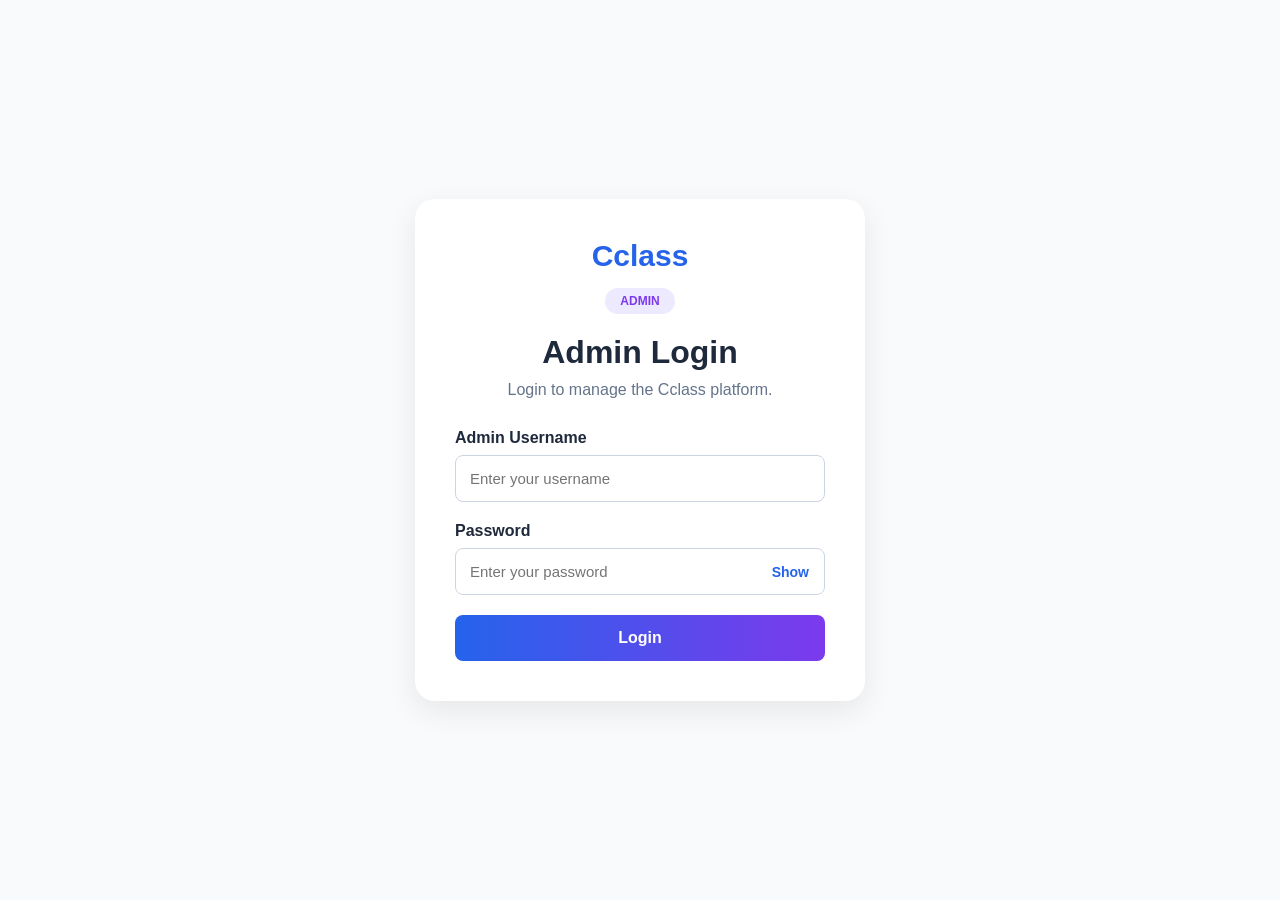
<file: Admin/login.html>
<!DOCTYPE html>
<html lang="en">
<head>
    <meta charset="UTF-8">
    <meta name="viewport" content="width=device-width, initial-scale=1.0">
    <title>Admin Login - Cclass</title>
    <link rel="icon" href="../ChatGPT Image Sep 24, 2026, 08_27_45 AM.png">
    <link rel="stylesheet" href="./login.css">
    <link rel="stylesheet" href="../password-visibility.css">
    <script src="../password-visibility.js" defer></script>
</head>
<body>

    <div class="login-container">

        <div class="login-box">

            <div class="logo">
                Cclass
            </div>

            <div class="admin-badge">
                ADMIN
            </div>

            <h1>Admin Login</h1>

            <p class="subtitle">
                Login to manage the Cclass platform.
            </p>

            <form id="adminLoginForm">

                <label>Admin Username</label>

                <input
                    type="text"
                    id="adminUsername"
                    placeholder="Enter your username"
                    required
                >

                <label>Password</label>

                <input
                    type="password"
                    id="adminPassword"
                    placeholder="Enter your password"
                    required
                >

                <button type="submit" href="../Admin/A-dashboard.html">
                    Login
                </button>

            </form>

        </div>

    </div>


    <script>

        document.getElementById("adminLoginForm").addEventListener("submit", function(event) {

            event.preventDefault();

            let username = document.getElementById("adminUsername").value;
            let password = document.getElementById("adminPassword").value;

            let savedUsername = localStorage.getItem("adminUsername");
            let savedPassword = localStorage.getItem("adminPassword");

            if (username === savedUsername && password === savedPassword) {

                localStorage.setItem("adminLoggedIn", "true");

                const dashboardUrl = "./A-dashboard.html";
                const dashboardTab = window.open(dashboardUrl, "_blank");

                if (dashboardTab) {
                    dashboardTab.opener = null;
                } else {
                    window.location.href = dashboardUrl;
                }

            } else {

                alert("Incorrect admin username or password");

            }
            

        });

    </script>

</body>
</html>
</file>
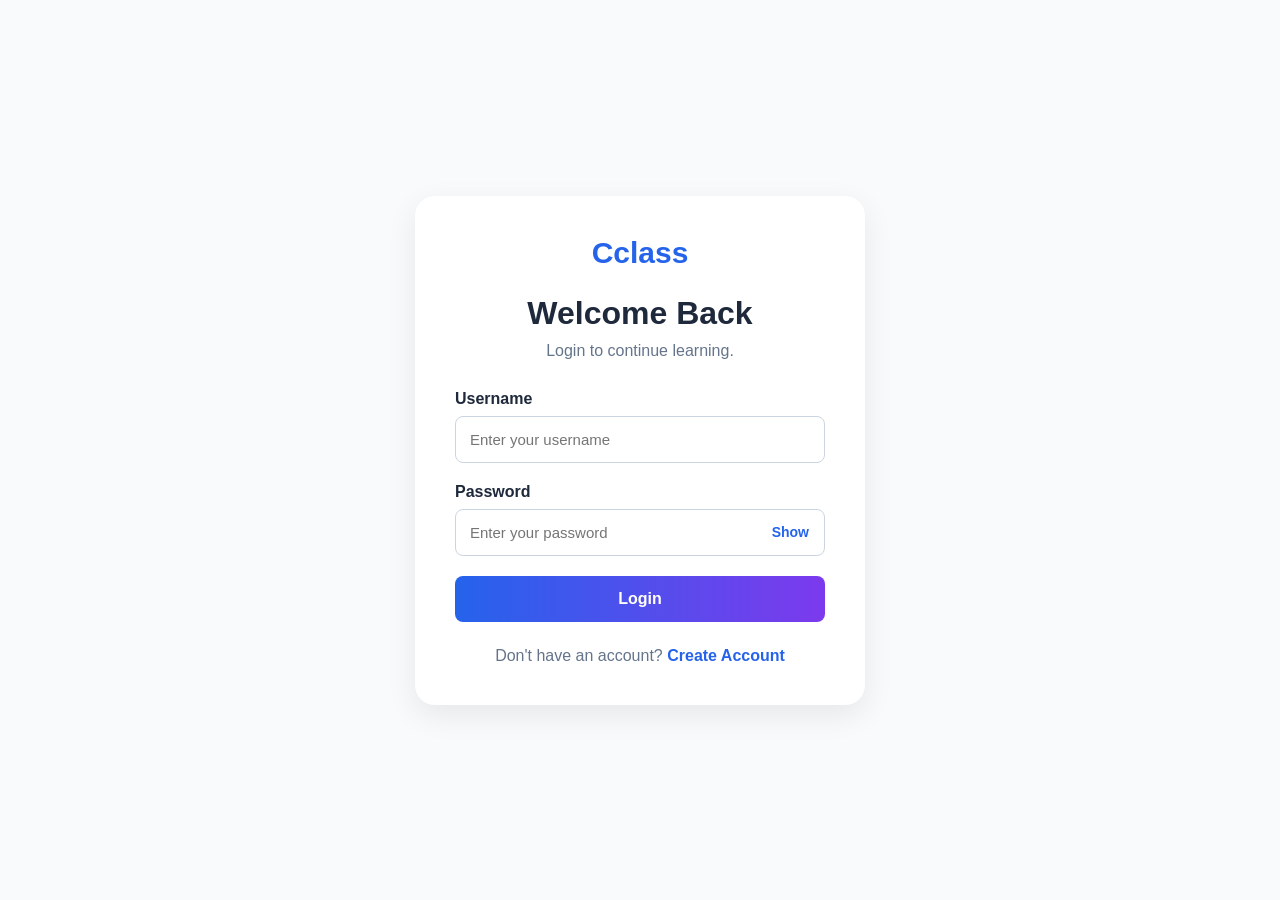
<file: login/login.html>
<!DOCTYPE html>
<html lang="en">
<head>
    <meta charset="UTF-8">
    <meta name="viewport" content="width=device-width, initial-scale=1.0">
    <title>Student Login - Cclass</title>
    <link rel="icon" href="../ChatGPT Image Sep 24, 2026, 08_27_45 AM.png">
    <link rel="stylesheet" href="./style.css">
    <link rel="stylesheet" href="../password-visibility.css">
    <script src="../password-visibility.js" defer></script>
</head>
<body>

    <div class="login-container">

        <div class="login-box">

            <div class="logo">
                Cclass
            </div>

            <h1>Welcome Back</h1>
            <p class="subtitle">Login to continue learning.</p>

            <form id="loginForm">

                <label>Username</label>
                <input type="text" id="username" placeholder="Enter your username" required>

                <label>Password</label>
                <input type="password" id="password" placeholder="Enter your password" required>

                <button type="submit" href="../student dasboard/index.html">Login</button>

            </form>

            <p class="signup-text">
                Don't have an account?
                <a href="../signup/signup.html">Create Account</a>
            </p>

        </div>

    </div>

    <script>
        document.getElementById("loginForm").addEventListener("submit", function(event) {
            event.preventDefault();

            let username = document.getElementById("username").value;
            let password = document.getElementById("password").value;

            let students = JSON.parse(localStorage.getItem("students")) || [];
            let savedUsername = localStorage.getItem("username");
            let savedPassword = localStorage.getItem("password");
            let studentExists = students.some(function(student) {
                return student.username === username && student.password === password;
            });

            if (studentExists || (username === savedUsername && password === savedPassword)) {

                localStorage.setItem("loggedIn", "true");
                localStorage.setItem("username", username);

                const dashboardUrl = "../student%20dasboard/index.html";
                const dashboardTab = window.open(dashboardUrl, "_blank");

                if (dashboardTab) {
                    dashboardTab.opener = null;
                } else {
                    window.location.href = dashboardUrl;
                }

            } else {
                alert("Incorrect username or password");
            }
        });
    </script>

</body>
</html>
</file>
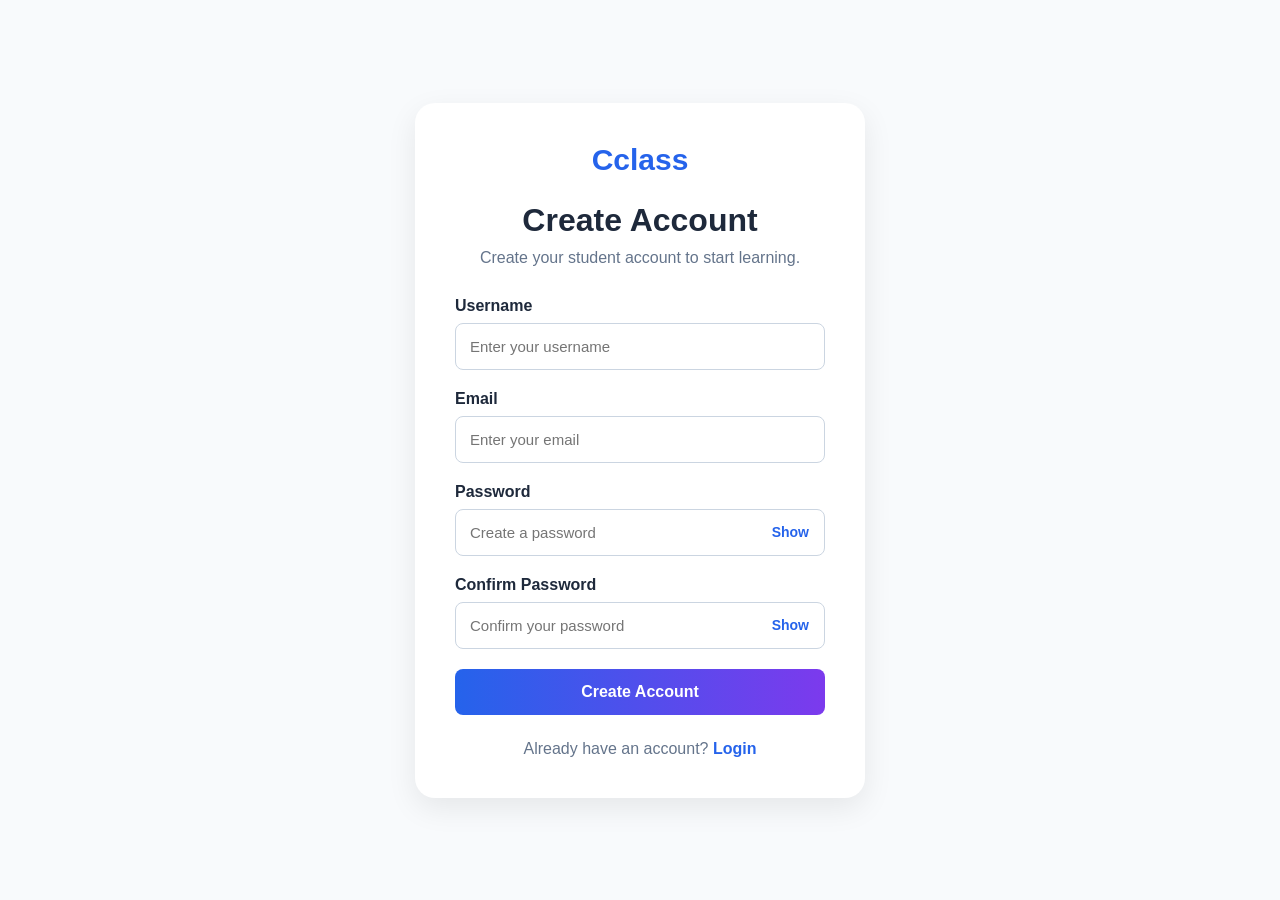
<file: signup/signup.html>
<!DOCTYPE html>
<html lang="en">
<head>
    <meta charset="UTF-8">
    <meta name="viewport" content="width=device-width, initial-scale=1.0">
    <title>Create Student Account - Cclass</title>
    <link rel="icon" href="../ChatGPT Image Sep 24, 2026, 08_27_45 AM.png">
    <link rel="stylesheet" href="./style.css">
    <link rel="stylesheet" href="../password-visibility.css">
    <script src="../password-visibility.js" defer></script>
</head>
<body>

    <div class="signup-container">

        <div class="signup-box">

            <div class="logo">
                Cclass
            </div>

            <h1>Create Account</h1>
            <p class="subtitle">Create your student account to start learning.</p>

            <form id="signupForm">

                <label>Username</label>
                <input type="text" id="username" placeholder="Enter your username" required>

                <label>Email</label>
                <input type="email" id="email" placeholder="Enter your email" required>

                <label>Password</label>
                <input type="password" id="password" placeholder="Create a password" required>

                <label>Confirm Password</label>
                <input type="password" id="confirmPassword" placeholder="Confirm your password" required>

                <button type="submit">Create Account</button>

            </form>

            <p class="login-text">
                Already have an account?
                <a href="../login/login.html">Login</a>
            </p>

        </div>

    </div>

    <script>
        // document.getElementById("signupForm").addEventListener("submit", function(event) {
        //     event.preventDefault();

        //     let username = document.getElementById("username").value;
        //     let email = document.getElementById("email").value;
        //     let password = document.getElementById("password").value;
        //     let confirmPassword = document.getElementById("confirmPassword").value;

        //     if (password !== confirmPassword) {
        //         alert("Passwords do not match");
        //         return;
        //     }

        //     localStorage.setItem("username", username);
        //     localStorage.setItem("email", email);
        //     localStorage.setItem("password", password);

        //     alert("Account created successfully!");

        //     window.location.href = "student-login.html";
        // });

        document.getElementById("signupForm").addEventListener("submit", function(event) {

        event.preventDefault();

        let username = document.getElementById("username").value;
        let email = document.getElementById("email").value;
        let password = document.getElementById("password").value;
        let confirmPassword = document.getElementById("confirmPassword").value;

        if (password !== confirmPassword) {
            alert("Passwords do not match");
            return;
        }

        let students = JSON.parse(localStorage.getItem("students")) || [];

        let student = {
            username: username,
            email: email,
            password: password
        };

        students.push(student);

        localStorage.setItem("students", JSON.stringify(students));

        localStorage.setItem("username", username);
        localStorage.setItem("email", email);
        localStorage.setItem("password", password);

        alert("Account created successfully!");

        window.location.href = "../login/login.html";

    });
    </script>

</body>
</html>
</file>
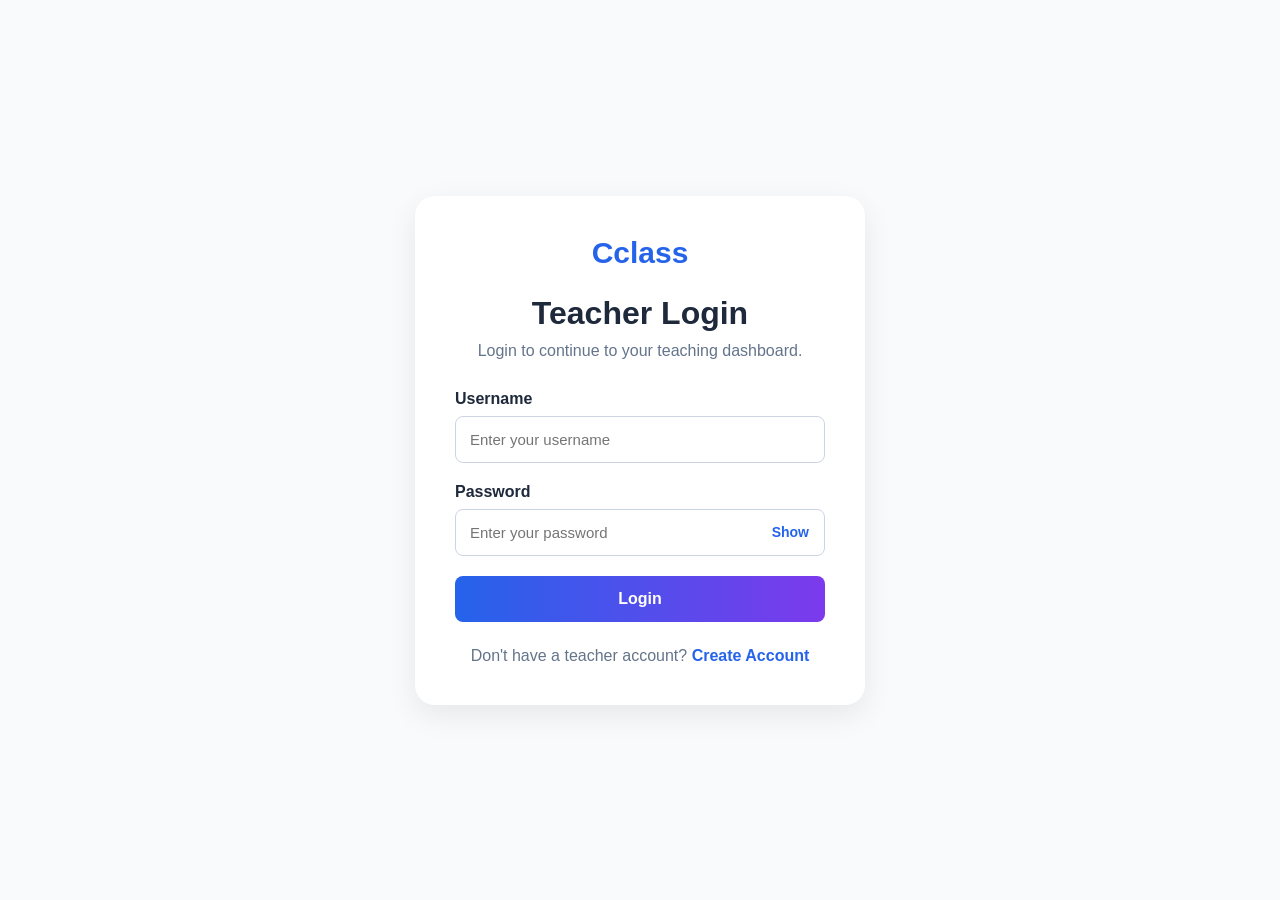
<file: Teachers/login.html>
<!DOCTYPE html>
<html lang="en">
<head>
    <meta charset="UTF-8">
    <meta name="viewport" content="width=device-width, initial-scale=1.0">
    <title>Teacher Login - Cclass</title>
    <link rel="icon" href="../ChatGPT Image Sep 24, 2026, 08_27_45 AM.png">
    <link rel="stylesheet" href="../login/style.css">
    <link rel="stylesheet" href="../password-visibility.css">
    <script src="../password-visibility.js" defer></script>
</head>
<body>

    <div class="login-container">
        <div class="login-box">
            <div class="logo">Cclass</div>
            <h1>Teacher Login</h1>
            <p class="subtitle">Login to continue to your teaching dashboard.</p>

            <form id="teacherLoginForm">
                <label for="username">Username</label>
                <input type="text" id="username" placeholder="Enter your username" required>

                <label for="password">Password</label>
                <input type="password" id="password" placeholder="Enter your password" required>

                <button type="submit">Login</button>
            </form>

            <p class="signup-text">
                Don't have a teacher account?
                <a href="./signup.html">Create Account</a>
            </p>
        </div>
    </div>

    <script>
        document.getElementById("teacherLoginForm").addEventListener("submit", function(event) {
            event.preventDefault();

            const username = document.getElementById("username").value.trim();
            const password = document.getElementById("password").value;
            const teachers = JSON.parse(localStorage.getItem("teachers") || "[]");
            const teacher = teachers.find(function(account) {
                return account.username.toLowerCase() === username.toLowerCase() && account.password === password;
            });

            if (!teacher) {
                alert("Incorrect teacher username or password");
                return;
            }

            localStorage.setItem("teacherLoggedIn", "true");
            localStorage.setItem("teacherUsername", teacher.username);
            const dashboardTab = window.open("./index.html", "_blank");

            if (dashboardTab) {
                dashboardTab.opener = null;
            } else {
                window.location.href = "./index.html";
            }
        });
    </script>

</body>
</html>
</file>
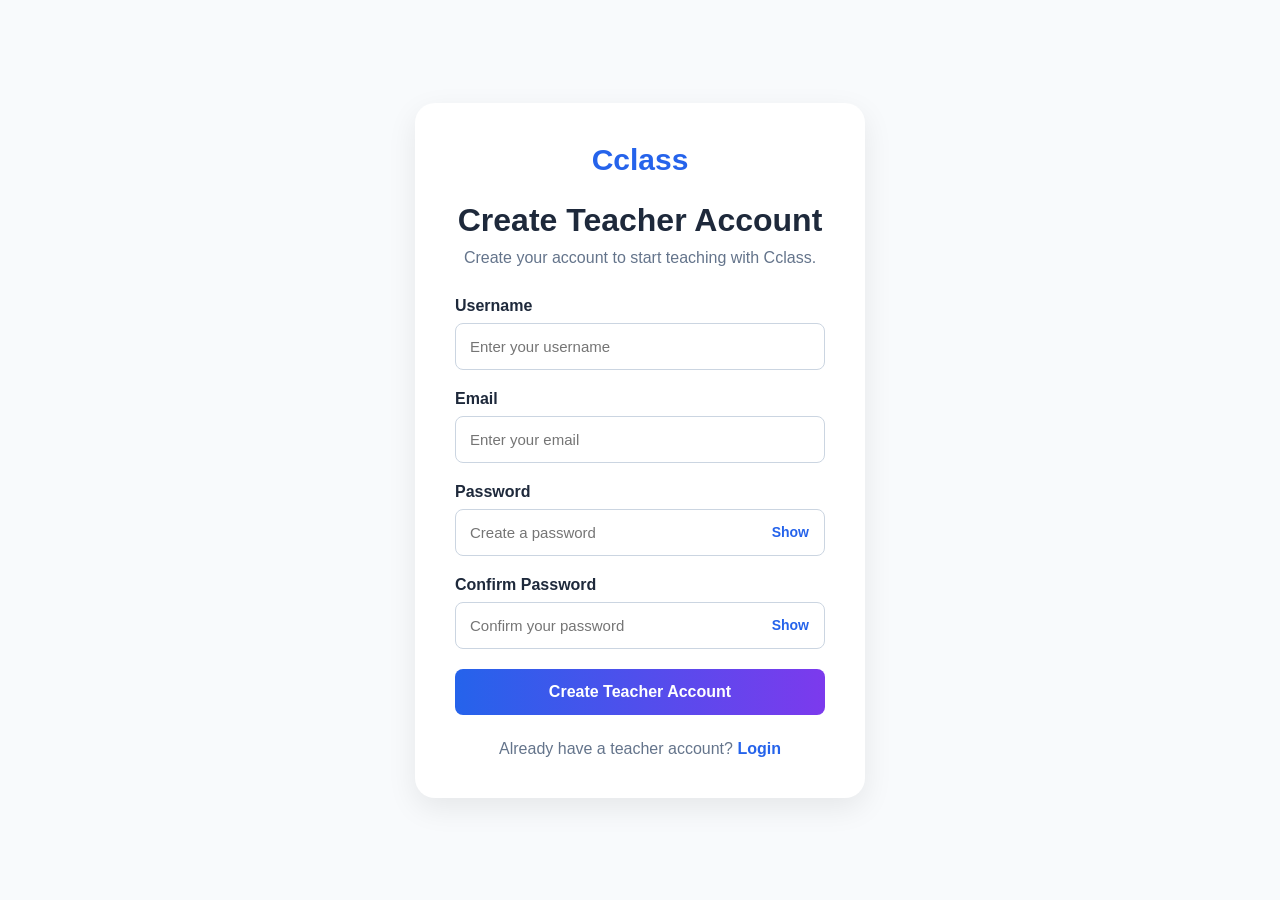
<file: Teachers/signup.html>
<!DOCTYPE html>
<html lang="en">
<head>
    <meta charset="UTF-8">
    <meta name="viewport" content="width=device-width, initial-scale=1.0">
    <title>Create Teacher Account - Cclass</title>
    <link rel="icon" href="../ChatGPT Image Sep 24, 2026, 08_27_45 AM.png">
    <link rel="stylesheet" href="../signup/style.css">
    <link rel="stylesheet" href="../password-visibility.css">
    <script src="../password-visibility.js" defer></script>
</head>
<body>

    <div class="signup-container">
        <div class="signup-box">
            <div class="logo">Cclass</div>
            <h1>Create Teacher Account</h1>
            <p class="subtitle">Create your account to start teaching with Cclass.</p>

            <form id="teacherSignupForm">
                <label for="username">Username</label>
                <input type="text" id="username" placeholder="Enter your username" required>

                <label for="email">Email</label>
                <input type="email" id="email" placeholder="Enter your email" required>

                <label for="password">Password</label>
                <input type="password" id="password" placeholder="Create a password" required>

                <label for="confirmPassword">Confirm Password</label>
                <input type="password" id="confirmPassword" placeholder="Confirm your password" required>

                <button type="submit">Create Teacher Account</button>
            </form>

            <p class="login-text">
                Already have a teacher account?
                <a href="./login.html">Login</a>
            </p>
        </div>
    </div>

    <script>
        document.getElementById("teacherSignupForm").addEventListener("submit", function(event) {
            event.preventDefault();

            const username = document.getElementById("username").value.trim();
            const email = document.getElementById("email").value.trim();
            const password = document.getElementById("password").value;
            const confirmPassword = document.getElementById("confirmPassword").value;

            if (password !== confirmPassword) {
                alert("Passwords do not match");
                return;
            }

            const teachers = JSON.parse(localStorage.getItem("teachers") || "[]");

            if (teachers.some(function(teacher) {
                return teacher.username.toLowerCase() === username.toLowerCase();
            })) {
                alert("That teacher username is already registered");
                return;
            }

            teachers.push({ username: username, email: email, password: password });
            localStorage.setItem("teachers", JSON.stringify(teachers));
            alert("Teacher account created successfully!");
            window.location.href = "./login.html";
        });
    </script>

</body>
</html>
</file>
<file: style.css>
* {
    margin: 0;
    padding: 0;
    box-sizing: border-box;
}

body {
    font-family: Cambria, Cochin, Georgia, Times, 'Times New Roman', serif;
    background-color: #f8fafc;
}

.navbar {
    width: 95%;
    height: 85px;
    margin: 20px auto;
    padding: 0 30px;
    background-color: white;
    border-radius: 25px;
    display: flex;
    align-items: center;
    justify-content: space-between;
    box-shadow: 0 5px 20px rgba(37, 99, 235, 0.1);
}

.logo {
    display: flex;
    align-items: center;
    gap: 10px;
}

.logo img {
    width: 55px;
    height: 55px;
    object-fit: contain;
}

.logo h2 {
    font-size: 28px;
    color: #2563eb;
}

.links {
    display: flex;
    align-items: center;
    gap: 10px;
}

.links a {
    text-decoration: none;
    color: #1e293b;
    padding: 14px 20px;
    border-radius: 25px;
    font-weight: 500;
}

.links a:hover {
    color: #2563eb;
}

.links .active {
    color: white;
    background: linear-gradient(90deg, #2563eb, #7c3aed);
}

.links .active:hover {
    color: black;
    background: linear-gradient(90deg, #2563eb, #7c3aed);
}

.search input {
    width: 230px;
    padding: 14px 20px;
    border: none;
    outline: none;
    border-radius: 25px;
    background-color: #f1f3ff;
    font-size: 14px;
}

.buttons {
    display: flex;
    gap: 12px;
}

.nav-toggle {
    width: 44px;
    height: 44px;
    flex: 0 0 44px;
    display: none;
    flex-direction: column;
    align-items: center;
    justify-content: center;
    gap: 5px;
    padding: 0;
    border: 1px solid #dbe4f0;
    border-radius: 12px;
    background: white;
    cursor: pointer;
}

.nav-toggle span {
    width: 19px;
    height: 2px;
    border-radius: 2px;
    background: #1e293b;
    transition: transform 0.2s ease, opacity 0.2s ease;
}

button {
    padding: 13px 22px;
    border-radius: 20px;
    font-size: 15px;
    cursor: pointer;
}

.getstarted {
    background-color: white;
    color: #2563eb;
    border: 2px solid #2563eb;
}

.getstarted a {
    text-decoration: none;
}


/* CONTROL SECTION */

.hero {
    width: 90%;
    min-height: 500px;
    margin: 40px auto;
    display: flex;
    align-items: center;
    justify-content: space-between;
    padding: 50px;
    border-radius: 30px;
    background: linear-gradient(135deg, #eff6ff, #f5f3ff);
}

.hero-text {
    width: 50%;
}

.hero-text h1 {
    font-size: 60px;
    color: #1e293b;
    margin-bottom: 20px;
} 

.hero-text p {
    font-size: 20px;
    line-height: 1.6;
    color: #64748b;
    max-width: 550px;
    margin-bottom: 30px;
}

.hero-buttons {
    display: flex;
    gap: 15px;
}

.hero-buttons button,
.hero-buttons a {
    display: inline-block;
    padding: 15px 25px;
    border-radius: 25px;
    font-size: 16px;
    cursor: pointer;
    text-decoration: none;
}

.explore {
    border: none;
    color: white;
    background: linear-gradient(90deg, #2563eb, #7c3aed);
}

.get-started {
    color: #2563eb;
    background-color: white;
    border: 2px solid #2563eb;
}

.get-started:hover {
    background-color: rgb(245, 242, 242);
}

.hero-image {
    width: 60%;
    height: 400px;
    display: flex;
    justify-content: center;
}

.hero-image img {
    width: 350px;
    height: 350px;
    object-fit: contain;
}

.why-cclass {
    display: block;
    width: 90%;
    margin: 80px auto;
    padding: 40px 0;
}

.section-title {
    text-align: center;
    margin-bottom: 45px;
}

.section-title h2 {
    font-size: 40px;
    color: #1e293b;
    margin-bottom: 12px;
}

.section-title h2::after {
    content: "";
    display: block;
    width: 70px;
    height: 4px;
    margin: 12px auto;
    border-radius: 10px;
    background: linear-gradient(90deg, #2563eb, #7c3aed);
}

.section-title p {
    color: #64748b;
    font-size: 17px;
}

.features {
    display: grid;
    grid-template-columns: repeat(4, 1fr);
    gap: 25px;
}

.feature-card {
    background-color: white;
    padding: 35px 25px;
    text-align: center;
    border-radius: 20px;
    box-shadow: 0 8px 25px rgba(37, 99, 235, 0.08);
    transition: 0.3s;
}

.feature-card:hover {
    transform: translateY(-8px);
    box-shadow: 0 15px 35px rgba(37, 99, 235, 0.15);
}

.icon {
    width: 70px;
    height: 70px;
    margin: 0 auto 20px;
    display: flex;
    align-items: center;
    justify-content: center;
    border-radius: 50%;
    font-size: 32px;
    background: linear-gradient(135deg, #eff6ff, #f5f3ff);
}

.icon img{
    width: 50%;
}

.feature-card h3 {
    color: #1e293b;
    font-size: 21px;
    margin-bottom: 15px;
}

.feature-card p {
    color: #64748b;
    font-size: 15px;
    line-height: 1.7;
}

/* Popular courses partllll */

.popular-courses {
    width: 90%;
    margin: 80px auto;
    padding: 40px 0;
}

.course-container {
    display: grid;
    grid-template-columns: repeat(3, 1fr);
    gap: 25px;
}

.course-card {
    background-color: white;
    border-radius: 20px;
    overflow: hidden;
    box-shadow: 0 8px 25px rgba(37, 99, 235, 0.08);
    transition: 0.3s;
}

.course-card:hover {
    transform: translateY(-8px);
    box-shadow: 0 15px 35px rgba(37, 99, 235, 0.15);
}

.course-image {
    height: 190px;
    display: flex;
    align-items: center;
    justify-content: center;
}

.course-image span {
    color: white;
    font-size: 27px;
    font-weight: bold;
}

.html-image {
    background: linear-gradient(135deg, #2563eb, #7c3aed);
}

.javascript-image {
    background: linear-gradient(135deg, #7c3aed, #4f46e5);
}

.design-image {
    background: linear-gradient(135deg, #2563eb, #9333ea);
}

.course-content {
    padding: 25px;
}

.category {
    color: #7c3aed;
    font-size: 14px;
    font-weight: bold;
}

.course-content h3 {
    color: #1e293b;
    font-size: 22px;
    margin: 12px 0;
}

.course-content p {
    color: #64748b;
    line-height: 1.6;
    font-size: 15px;
}

.course-info {
    display: flex;
    justify-content: space-between;
    margin: 20px 0;
    color: #64748b;
    font-size: 14px;
}

.course-info span:first-child {
    color: #f59e0b;
}

.course-content button,
.course-content .course-start {
    display: block;
    width: 100%;
    padding: 13px;
    border: none;
    border-radius: 25px;
    color: white;
    font-size: 15px;
    cursor: pointer;
    background: linear-gradient(90deg, #2563eb, #7c3aed);
    text-align: center;
    text-decoration: none;
}

.view-courses {
    text-align: center;
    margin-top: 40px;
}

.view-courses .view-all-courses {
    display: inline-block;
    padding: 14px 30px;
    border-radius: 25px;
    border: 2px solid #2563eb;
    background-color: white;
    color: #2563eb;
    font-size: 16px;
    cursor: pointer;
    text-decoration: none;
}

.view-courses .view-all-courses:hover {
    color: white;
    background-color: #2563eb;
}


.student-section {
    width: 90%;
    min-height: 500px;
    margin: 100px auto;
    padding: 60px;
    display: flex;
    align-items: center;
    gap: 70px;
    border-radius: 30px;
    background: linear-gradient(135deg, #eff6ff, #f5f3ff);
}

.student-image {
    width: 45%;
    display: flex;
    justify-content: center;
}

.student-image img {
    width: 100%;
    max-width: 450px;
    border-radius: 25px;
    object-fit: cover;
}

.student-content {
    width: 55%;
}

.small-title {
    color: #7c3aed;
    font-size: 14px;
    font-weight: bold;
    letter-spacing: 2px;
}

.student-content h2 {
    font-size: 45px;
    color: #1e293b;
    margin: 10px 0 15px;
}

.student-intro {
    color: #64748b;
    font-size: 17px;
    line-height: 1.6;
    margin-bottom: 30px;
}

.student-benefit {
    display: flex;
    gap: 15px;
    margin-bottom: 20px;
}

.benefit-icon {
    width: 50px;
    height: 50px;
    min-width: 50px;
    display: flex;
    align-items: center;
    justify-content: center;
    border-radius: 15px;
    background-color: white;
    font-size: 23px;
    box-shadow: 0 5px 15px rgba(37, 99, 235, 0.08);
}

.student-benefit h3 {
    color: #1e293b;
    font-size: 18px;
    margin-bottom: 5px;
}

.student-benefit p {
    color: #64748b;
    font-size: 14px;
    line-height: 1.5;
}

.start-learning {
    display: inline-block;
    margin-top: 15px;
    padding: 15px 28px;
    border: none;
    border-radius: 25px;
    color: white;
    font-size: 16px;
    cursor: pointer;
    background: linear-gradient(90deg, #2563eb, #7c3aed);
    text-decoration: none;
}

.testimonials {
    width: 90%;
    margin: 80px auto;
    padding: 40px 0;
}

.testimonial-container {
    display: grid;
    grid-template-columns: repeat(3, 1fr);
    gap: 25px;
}

.testimonial-card {
    background-color: white;
    padding: 30px;
    border-radius: 20px;
    box-shadow: 0 8px 25px rgba(37, 99, 235, 0.08);
}

.student-profile {
    display: flex;
    align-items: center;
    gap: 15px;
    margin-bottom: 20px;
}

.student-avatar {
    width: 50px;
    height: 50px;
    border-radius: 50%;
    display: flex;
    align-items: center;
    justify-content: center;
    color: white;
    font-size: 20px;
    font-weight: bold;
    background: linear-gradient(135deg, #2563eb, #7c3aed);
}

.student-profile h3 {
    color: #1e293b;
    margin-bottom: 5px;
}

.student-profile span {
    color: #64748b;
    font-size: 13px;
}

.stars {
    margin-bottom: 15px;
}

.testimonial-card p {
    color: #64748b;
    line-height: 1.7;
    font-size: 15px;
}

.cta {
    width: 90%;
    margin: 80px auto;
    padding: 70px 30px;
    border-radius: 30px;
    text-align: center;
    background: linear-gradient(135deg, #2563eb, #7c3aed);
}

.cta-content h2 {
    color: white;
    font-size: 40px;
    margin-bottom: 15px;
}

.cta-content p {
    color: #e0e7ff;
    font-size: 18px;
    margin-bottom: 30px;
}

.cta-content button,
.cta-content a {
    display: inline-block;
    padding: 15px 30px;
    border: none;
    border-radius: 25px;
    background-color: white;
    color: #2563eb;
    font-size: 16px;
    font-weight: bold;
    cursor: pointer;
    text-decoration: none;
}

.cta-content button:hover,
.cta-content a:hover {
    transform: translateY(-2px);
}


/* FOOTER */

footer {
    background-color: #0f172a;
    color: white;
    padding: 60px 7% 20px;
}

.footer-container {
    display: grid;
    grid-template-columns: 2fr 1fr 1fr 1fr;
    gap: 50px;
    padding-bottom: 50px;
}

.footer-brand h2 {
    font-size: 30px;
    background: linear-gradient(90deg, #2563eb, #7c3aed);
    /* -webkit-background-clip: text; */
    -webkit-text-fill-color: transparent;
    margin-bottom: 15px;
}

.footer-brand p {
    color: #94a3b8;
    line-height: 1.7;
}

.footer-column {
    display: flex;
    flex-direction: column;
    gap: 12px;
}

.footer-column h3 {
    color: white;
    margin-bottom: 10px;
}

.footer-column a {
    color: #94a3b8;
    text-decoration: none;
    transition: 0.3s;
}

.footer-column a:hover {
    color: #7c3aed;
}

.footer-bottom {
    border-top: 1px solid #334155;
    padding-top: 20px;
    display: flex;
    justify-content: space-between;
    align-items: center;
    color: #94a3b8;
    font-size: 14px;
}

.footer-bottom div {
    display: flex;
    gap: 25px;
}

.footer-bottom a {
    color: #94a3b8;
    text-decoration: none;
}

.footer-bottom a:hover {
    color: white;
}


/* RESPONSIVE */

@media (max-width: 900px) {

    .hero {
        min-height: auto;
        gap: 28px;
        padding: 40px;
    }

    .hero-text {
        width: 55%;
    }

    .hero-text h1 {
        font-size: 48px;
    }

    .hero-image {
        width: 45%;
        height: auto;
    }

    .hero-image img {
        width: 100%;
        max-width: 330px;
        height: auto;
    }

    .features,
    .course-container,
    .testimonial-container {
        grid-template-columns: repeat(2, minmax(0, 1fr));
    }

    .student-section {
        flex-direction: column;
        min-height: auto;
        padding: 40px;
        gap: 40px;
    }

    .student-image,
    .student-content {
        width: 100%;
    }

    .student-image img {
        max-width: 400px;
        height: auto;
    }

    .footer-container {
        grid-template-columns: repeat(2, 1fr);
    }

}

@media (max-width: 760px) {

    .navbar {
        position: relative;
        z-index: 100;
        width: 92%;
        height: auto;
        min-height: 75px;
        padding: 10px 14px;
        gap: 12px;
    }

    .navbar .links {
        position: absolute;
        top: calc(100% + 8px);
        right: 0;
        left: 0;
        display: none;
        flex-direction: column;
        align-items: stretch;
        gap: 2px;
        padding: 10px;
        border: 1px solid #e2e8f0;
        border-radius: 14px;
        background: white;
        box-shadow: 0 12px 28px rgba(15, 23, 42, 0.14);
    }

    .navbar.menu-open .links {
        display: flex;
    }

    .navbar .links a {
        padding: 12px 14px;
    }

    .navbar .buttons {
        margin-left: auto;
    }

    .nav-toggle {
        display: flex;
    }

    .navbar.menu-open .nav-toggle span:first-child {
        transform: translateY(7px) rotate(45deg);
    }

    .navbar.menu-open .nav-toggle span:nth-child(2) {
        opacity: 0;
    }

    .navbar.menu-open .nav-toggle span:last-child {
        transform: translateY(-7px) rotate(-45deg);
    }

    .hero {
        width: 92%;
        min-height: auto;
        flex-direction: column;
        gap: 28px;
        margin: 24px auto;
        padding: 36px 24px;
        border-radius: 24px;
        text-align: center;
    }

    .hero-text {
        width: 100%;
    }

    .hero-text h1 {
        font-size: 42px;
    }

    .hero-text p {
        margin-right: auto;
        margin-left: auto;
        font-size: 18px;
    }

    .hero-buttons {
        justify-content: center;
        flex-wrap: wrap;
    }

    .hero-image {
        width: 100%;
        height: auto;
    }

    .hero-image img {
        width: min(100%, 320px);
        height: auto;
    }

}

@media (max-width: 600px) {

    .logo img {
        width: 42px;
        height: 42px;
    }

    .logo h2 {
        font-size: 23px;
    }

    .navbar .buttons .getstarted {
        padding: 10px 12px;
        border-radius: 16px;
        font-size: 14px;
    }

    .hero {
        padding: 30px 20px;
        border-radius: 20px;
    }

    .hero-text h1 {
        font-size: 35px;
    }

    .hero-text p {
        font-size: 16px;
    }

    .hero-buttons button,
    .hero-buttons a {
        padding: 13px 18px;
        font-size: 15px;
    }

    .why-cclass,
    .popular-courses,
    .testimonials {
        width: 92%;
        margin: 55px auto;
        padding: 20px 0;
    }

    .section-title {
        margin-bottom: 30px;
    }

    .section-title h2 {
        font-size: 30px;
    }

    .section-title p {
        font-size: 15px;
        line-height: 1.6;
    }

    .features,
    .course-container,
    .testimonial-container {
        grid-template-columns: 1fr;
        gap: 18px;
    }

    .feature-card {
        padding: 28px 22px;
    }

    .course-image {
        height: 165px;
    }

    .course-content {
        padding: 20px;
    }

    .course-content h3 {
        font-size: 20px;
    }

    .student-section {
        width: 92%;
        margin: 60px auto;
        padding: 26px 20px;
        gap: 28px;
        border-radius: 22px;
    }

    .student-image img {
        border-radius: 18px;
    }

    .student-content h2 {
        font-size: 32px;
    }

    .student-intro {
        font-size: 16px;
    }

    .student-benefit {
        gap: 12px;
    }

    .benefit-icon {
        width: 44px;
        height: 44px;
        min-width: 44px;
    }

    .start-learning {
        width: 100%;
        text-align: center;
    }

    .testimonial-card {
        padding: 24px;
    }

    .cta {
        width: 92%;
        margin: 60px auto;
        padding: 45px 20px;
        border-radius: 22px;
    }

    .cta-content h2 {
        font-size: 30px;
    }

    .cta-content p {
        font-size: 16px;
        line-height: 1.6;
    }

    .cta-content a {
        padding: 12px 24px;
    }

    footer {
        padding: 50px 6% 20px;
    }

    .footer-container {
        gap: 28px;
        padding-bottom: 32px;
    }

    .student-section {
        padding: 30px 20px;
    }

    .footer-container {
        grid-template-columns: 1fr;
    }

    .footer-bottom {
        flex-direction: column;
        gap: 15px;
        text-align: center;
    }

    .footer-bottom div {
        flex-direction: column;
        gap: 10px;
    }

}
</file>
<file: About/style.css>
* {
    margin: 0;
    padding: 0;
    box-sizing: border-box;
}

body {
    font-family: Cambria, Cochin, Georgia, Times, 'Times New Roman', serif;
    color: #1e293b;
    background: #f8fafc;
}

a {
    text-decoration: none;
}


/* Navbar */

.navbar {
    /* background: white;
    border-bottom: 1px solid #e2e8f0; */
    width: 95%;
    min-height: 75px;
    margin: 20px auto;
    padding: 0 30px;
    background-color: white;
    border-radius: 25px;
    display: flex;
    align-items: center;
    justify-content: space-between;
    gap: 10px;
    box-shadow: 0 5px 20px rgba(37, 99, 235, 0.1);
}

.nav-container {
    max-width: 1200px;
    margin: auto;
    padding: 18px 30px;
    display: flex;
    align-items: center;
    justify-content: space-between;
    gap: 200px;
}

.nav-container .nav-links a{
    color: black;
    gap: 0px;
    font-size: 16px;
}

.logo {
    display: flex;
    align-items: center;
    gap: 10px;
}

.logo img {
    width: 55px;
    height: 55px;
    object-fit: contain;
}

.logo h2 {
    font-size: 28px;
    font-weight: bold;
    color: #2563eb;
}

.nav-links {
    display: flex;
    gap: 30px;
}

.nav-toggle {
    width: 44px;
    height: 44px;
    flex: 0 0 44px;
    display: none;
    flex-direction: column;
    align-items: center;
    justify-content: center;
    gap: 5px;
    padding: 0;
    border: 1px solid #dbe4f0;
    border-radius: 12px;
    background: white;
    cursor: pointer;
}

.nav-toggle span {
    width: 19px;
    height: 2px;
    border-radius: 2px;
    background: #1e293b;
    transition: transform 0.2s ease, opacity 0.2s ease;
}

.nav-links a {
    color: #64748b;
    font-size: 15px;
    border-radius: 25px;
    border: none;
    padding: 14px 18px;
    transition: 0.3s;
}

.nav-links .active {
    color: white;
    background: linear-gradient(90deg, #2563eb, #7c3aed);
}

.nav-links a:hover {
    color: #2563eb;
}

.nav-links .active:hover {
    color: black;
}

.nav-buttons {
    display: flex;
    align-items: center;
    gap: 50px;
}

/* .login-btn {
    color: #2563eb;
}

.signup-btn {
    color: white;
    background: linear-gradient(90deg, #2563eb, #7c3aed);
    padding: 10px 20px;
    border-radius: 8px;
} */


button {
    padding: 13px 22px;
    border-radius: 20px;
    font-size: 15px;
    cursor: pointer;
}

.getstarted {
    background-color: white;
    color: #2563eb;
    border: 2px solid #2563eb;
}

.getstarted a {
    text-decoration: none;
}


/* About Hero */

.about-hero {
    padding: 100px 30px;
    text-align: center;

    background: linear-gradient(
        135deg,
        #eff6ff,
        #f5f3ff
    );
}

.about-hero-content {
    max-width: 750px;
    margin: auto;
}

.hero-small-text,
.section-label {
    color: #2563eb;
    font-size: 14px;
    font-weight: bold;
    letter-spacing: 2px;
    margin-bottom: 15px;
}

.about-hero h1 {
    font-size: 52px;
    line-height: 1.15;
    margin-bottom: 25px;
}

.about-hero h1 span,
.mission-text h2 span,
.section-heading h2 span,
.vision-text h2 span {
    background: linear-gradient(
        90deg,
        #2563eb,
        #7c3aed
    );

    -webkit-background-clip: text;
    -webkit-text-fill-color: transparent;
}

.about-hero-content > p:not(.hero-small-text) {
    color: #64748b;
    font-size: 18px;
    line-height: 1.7;
    margin-bottom: 30px;
}

.hero-btn,
.main-btn {
    display: inline-block;
    padding: 13px 25px;
    color: white;
    background: linear-gradient(
        90deg,
        #2563eb,
        #7c3aed
    );
    border-radius: 8px;
    transition: 0.3s;
}

.hero-btn:hover,
.main-btn:hover {
    transform: translateY(-2px);
}


/* Mission */

.mission {
    background: white;
    padding: 100px 30px;
}

.mission-container {
    max-width: 1100px;
    margin: auto;

    display: grid;
    grid-template-columns: 1fr 1fr;
    gap: 70px;
    align-items: center;
}

.mission-image img {
    width: 100%;
    border-radius: 20px;
    display: block;
}

.mission-text h2,
.vision-text h2 {
    font-size: 40px;
    line-height: 1.2;
    margin-bottom: 25px;
}

.mission-text p:not(.section-label),
.vision-text p:not(.section-label) {
    color: #64748b;
    line-height: 1.8;
    margin-bottom: 15px;
}

.mission-text .main-btn {
    margin-top: 15px;
}


/* Why Section */

.why-section {
    padding: 100px 30px;
    background: #f8fafc;
}

.section-heading {
    max-width: 650px;
    margin: auto;
    text-align: center;
}

.section-heading h2 {
    font-size: 40px;
    line-height: 1.2;
    margin-bottom: 20px;
}

.section-heading > p:last-child {
    color: #64748b;
    line-height: 1.7;
}

.why-container {
    max-width: 1100px;
    margin: 50px auto 0;

    display: grid;
    grid-template-columns: repeat(4, 1fr);
    gap: 20px;
}

.why-card {
    background: white;
    padding: 30px 22px;
    border-radius: 15px;
    border: 1px solid #e2e8f0;
    transition: 0.3s;
}

.why-card:hover {
    transform: translateY(-8px);
    box-shadow: 0 15px 30px rgba(15, 23, 42, 0.08);
}

.icon {
    width: 55px;
    height: 55px;
    display: flex;
    align-items: center;
    justify-content: center;

    background: #eff6ff;
    border-radius: 12px;

    font-size: 27px;
    margin-bottom: 20px;
}

.why-card h3 {
    margin-bottom: 10px;
    font-size: 19px;
}

.why-card p {
    color: #64748b;
    font-size: 14px;
    line-height: 1.7;
}


/* Vision */

.vision {
    padding: 100px 30px;
    background: white;
}

.vision-container {
    max-width: 1100px;
    margin: auto;
}

.vision-text {
    max-width: 700px;
}

.vision-text .main-btn {
    margin-top: 10px;
}


/* CTA */

.cta {
    padding: 80px 30px;
    text-align: center;

    background: linear-gradient(
        90deg,
        #2563eb,
        #7c3aed
    );

    color: white;
}

.cta-content {
    max-width: 700px;
    margin: auto;
}

.cta h2 {
    font-size: 40px;
    margin-bottom: 15px;
}

.cta p {
    opacity: 0.9;
    line-height: 1.7;
    margin-bottom: 30px;
}

.cta a {
    display: inline-block;
    padding: 13px 28px;
    background: white;
    color: #2563eb;
    border-radius: 8px;
    font-weight: bold;
}


/* Footer */

footer {
    background: #0f172a;
    color: white;
    padding: 70px 30px 20px;
}

.footer-container {
    max-width: 1200px;
    margin: auto;

    display: grid;
    grid-template-columns: 2fr 1fr 1fr 1fr;
    gap: 40px;
}

.footer-brand h2 {
    color: #2563eb;
    font-size: 28px;
    margin-bottom: 15px;
}

.footer-brand p {
    color: #94a3b8;
}

.footer-column {
    display: flex;
    flex-direction: column;
    gap: 10px;
}

.footer-column h3 {
    margin-bottom: 10px;
}

.footer-column a {
    color: #94a3b8;
    transition: 0.3s;
}

.footer-column a:hover {
    color: white;
}

.footer-bottom {
    max-width: 1200px;
    margin: 50px auto 0;
    padding-top: 20px;

    border-top: 1px solid #334155;

    display: flex;
    align-items: center;
    justify-content: space-between;
}

.footer-bottom p,
.footer-bottom a {
    color: #94a3b8;
    font-size: 14px;
}

.footer-bottom div {
    display: flex;
    gap: 20px;
}


/* Tablet */

@media (max-width: 1000px) {

    .why-container {
        grid-template-columns: repeat(2, 1fr);
    }

    .footer-container {
        grid-template-columns: 2fr 1fr 1fr;
    }

}


/* Mobile */

@media (max-width: 700px) {

    .nav-container {
        padding: 15px 20px;
    }

    .nav-links {
        display: none;
    }

    .about-hero {
        padding: 75px 20px;
    }

    .about-hero h1 {
        font-size: 38px;
    }

    .about-hero-content > p:not(.hero-small-text) {
        font-size: 16px;
    }

    .mission-container {
        grid-template-columns: 1fr;
        gap: 40px;
    }

    .mission-text h2,
    .vision-text h2,
    .section-heading h2 {
        font-size: 32px;
    }

    .why-container {
        grid-template-columns: 1fr;
    }

    .footer-container {
        grid-template-columns: 1fr 1fr;
    }

    .footer-bottom {
        flex-direction: column;
        align-items: flex-start;
        gap: 15px;
    }

}


/* Small Phones */

@media (max-width: 450px) {

    .logo a {
        font-size: 24px;
    }

    .login-btn {
        display: none;
    }

    .signup-btn {
        padding: 8px 14px;
        font-size: 14px;
    }

    .about-hero h1 {
        font-size: 32px;
    }

    .mission,
    .why-section,
    .vision {
        padding: 70px 20px;
    }

    .cta h2 {
        font-size: 30px;
    }

    .footer-container {
        grid-template-columns: 1fr;
    }

    .footer-bottom div {
        flex-direction: column;
        gap: 8px;
    }

}

@media (max-width: 800px) {
    .navbar {
        position: relative;
        z-index: 100;
        min-height: 0;
        padding: 0 10px;
    }

    .nav-container {
        position: relative;
        width: 100%;
        flex-wrap: nowrap;
        gap: 12px;
        padding: 10px 12px;
    }

    .nav-links {
        position: absolute;
        top: calc(100% + 8px);
        right: 0;
        left: 0;
        display: none;
        flex-direction: column;
        align-items: stretch;
        gap: 2px;
        padding: 10px;
        border: 1px solid #e2e8f0;
        border-radius: 14px;
        background: white;
        box-shadow: 0 12px 28px rgba(15, 23, 42, 0.14);
    }

    .navbar.menu-open .nav-links {
        display: flex;
    }

    .nav-links a {
        padding: 12px 14px;
    }

    .nav-container .buttons {
        margin-left: auto;
        flex-shrink: 0;
    }

    .nav-toggle {
        display: flex;
    }

    .navbar.menu-open .nav-toggle span:first-child {
        transform: translateY(7px) rotate(45deg);
    }

    .navbar.menu-open .nav-toggle span:nth-child(2) {
        opacity: 0;
    }

    .navbar.menu-open .nav-toggle span:last-child {
        transform: translateY(-7px) rotate(-45deg);
    }
}

@media (max-width: 450px) {
    .logo img {
        width: 42px;
        height: 42px;
    }

    .logo h2 {
        font-size: 23px;
    }

    .nav-container .buttons .getstarted {
        padding: 10px 12px;
        font-size: 14px;
    }
}
</file>
<file: choose/style.css>
* {
    margin: 0;
    padding: 0;
    box-sizing: border-box;
}

body {
    font-family: Arial, sans-serif;
    color: #1e293b;
    background: #f8fafc;
}

a {
    text-decoration: none;
}

/* Role Section */

.role-section {
    min-height: 650px;
    padding: 90px 30px;

    display: flex;
    align-items: center;
    justify-content: center;

    background: linear-gradient(
        135deg,
        #eff6ff,
        #f5f3ff
    );
}

.role-content {
    width: 100%;
    max-width: 1100px;
    text-align: center;
}

.small-title {
    color: #2563eb;
    font-size: 14px;
    font-weight: bold;
    letter-spacing: 2px;
    margin-bottom: 15px;
}

.role-content h1 {
    font-size: 45px;
    margin-bottom: 15px;
}

.role-content h1 span {
    background: linear-gradient(
        90deg,
        #2563eb,
        #7c3aed
    );

    -webkit-background-clip: text;
    -webkit-text-fill-color: transparent;
}

.description {
    color: #64748b;
    font-size: 17px;
    margin-bottom: 45px;
}


/* Role Cards */

.role-cards {
    display: grid;
    grid-template-columns: repeat(3, 1fr);
    gap: 25px;
}

.role-card {
    background: white;
    padding: 35px 25px;

    border: 1px solid #e2e8f0;
    border-radius: 18px;

    text-align: center;

    transition: 0.3s;
}

.role-card:hover {
    transform: translateY(-8px);

    box-shadow:
        0 20px 40px rgba(15, 23, 42, 0.10);

    border-color: #c7d2fe;
}

.role-icon {
    width: 70px;
    height: 70px;

    margin: 0 auto 20px;

    display: flex;
    align-items: center;
    justify-content: center;

    background: #eff6ff;
    border-radius: 18px;

    font-size: 35px;
}

.role-card h2 {
    color: #1e293b;
    margin-bottom: 12px;
}

.role-card p {
    color: #64748b;
    font-size: 14px;
    line-height: 1.7;

    min-height: 72px;
}

.role-link {
    display: inline-block;

    margin-top: 20px;

    color: #2563eb;
    font-weight: bold;
    font-size: 14px;
}

.bottom-text {
    margin-top: 35px;
    color: #64748b;
}

.bottom-text a {
    color: #2563eb;
    font-weight: bold;
}


/* Footer */

footer {
    background: #0f172a;
    color: white;
    padding: 70px 30px 20px;
}

.footer-container {
    max-width: 1200px;
    margin: auto;

    display: grid;
    grid-template-columns: 2fr 1fr 1fr 1fr;
    gap: 40px;
}

.footer-brand h2 {
    color: #2563eb;
    font-size: 28px;
    margin-bottom: 15px;
}

.footer-brand p {
    color: #94a3b8;
}

.footer-column {
    display: flex;
    flex-direction: column;
    gap: 10px;
}

.footer-column h3 {
    margin-bottom: 10px;
}

.footer-column a {
    color: #94a3b8;
    transition: 0.3s;
}

.footer-column a:hover {
    color: white;
}

.footer-bottom {
    max-width: 1200px;
    margin: 50px auto 0;
    padding-top: 20px;

    border-top: 1px solid #334155;

    display: flex;
    justify-content: space-between;
}

.footer-bottom p,
.footer-bottom a {
    color: #94a3b8;
    font-size: 14px;
}

.footer-bottom div {
    display: flex;
    gap: 20px;
}


/* Tablet */

@media (max-width: 1000px) {

    .role-cards {
        grid-template-columns: repeat(2, 1fr);
    }

    .role-card:last-child {
        grid-column: 1 / -1;
        max-width: 50%;
        width: 100%;
        margin: auto;
    }

    .footer-container {
        grid-template-columns: 2fr 1fr 1fr;
    }

}


/* Mobile */

@media (max-width: 700px) {

    .nav-links {
        display: none;
    }

    .nav-container {
        padding: 15px 20px;
    }

    .role-section {
        padding: 70px 20px;
    }

    .role-content h1 {
        font-size: 35px;
    }

    .role-cards {
        grid-template-columns: 1fr;
    }

    .role-card:last-child {
        grid-column: auto;
        max-width: none;
    }

    .footer-container {
        grid-template-columns: 1fr 1fr;
    }

    .footer-bottom {
        flex-direction: column;
        gap: 15px;
    }

}


/* Small Phones */

@media (max-width: 450px) {

    .logo a {
        font-size: 24px;
    }

    .login-btn {
        display: none;
    }

    .signup-btn {
        padding: 8px 14px;
        font-size: 14px;
    }

    .role-content h1 {
        font-size: 30px;
    }

    .description {
        font-size: 15px;
    }

    .footer-container {
        grid-template-columns: 1fr;
    }

    .footer-bottom div {
        flex-direction: column;
        gap: 8px;
    }

}
</file>
<file: Contact/style.css>
* {
	margin: 0;
	padding: 0;
	box-sizing: border-box;
}

body {
	min-height: 100vh;
	background-color: #f8fafc;
	color: #1e293b;
	font-family: Cambria, Cochin, Georgia, 'Times New Roman', serif;
}

a {
	color: inherit;
	text-decoration: none;
}

.navbar {
	width: 95%;
	min-height: 85px;
	margin: 20px auto;
	padding: 12px 30px;
	background-color: white;
	border-radius: 25px;
	display: flex;
	align-items: center;
	justify-content: space-between;
	gap: 20px;
	box-shadow: 0 5px 20px rgba(37, 99, 235, 0.1);
}

.logo {
	display: flex;
	align-items: center;
	gap: 10px;
	flex-shrink: 0;
}

.logo img {
	width: 55px;
	height: 55px;
	object-fit: contain;
}

.logo h2 {
	color: #2563eb;
	font-size: 28px;
}

.links {
	display: flex;
	align-items: center;
	gap: 5px;
}

.nav-toggle {
	width: 44px;
	height: 44px;
	flex: 0 0 44px;
	display: none;
	flex-direction: column;
	align-items: center;
	justify-content: center;
	gap: 5px;
	padding: 0;
	border: 1px solid #dbe4f0;
	border-radius: 12px;
	background: white;
	cursor: pointer;
}

.nav-toggle span {
	width: 19px;
	height: 2px;
	border-radius: 2px;
	background: #1e293b;
	transition: transform 0.2s ease, opacity 0.2s ease;
}

.links a {
	padding: 14px 18px;
	border-radius: 25px;
	color: #1e293b;
	font-size: 16px;
	white-space: nowrap;
	transition: color 0.2s ease, background-color 0.2s ease;
}

.links a:hover {
	color: #2563eb;
}

.links .active {
	background: linear-gradient(90deg, #2563eb, #7c3aed);
	color: white;
}

.links .active:hover {
	color: white;
}

.get-started,
.contact-form button {
	border: 0;
	border-radius: 25px;
	background: linear-gradient(90deg, #2563eb, #7c3aed);
	color: white;
	font: inherit;
	font-weight: bold;
	white-space: nowrap;
}

.get-started {
	padding: 14px 20px;
}

.contact-hero {
	padding: 75px 24px 80px;
	text-align: center;
	background: linear-gradient(135deg, #eff6ff, #f5f3ff);
}

.eyebrow,
.section-label {
	margin-bottom: 15px;
	color: #2563eb;
	font-size: 14px;
	font-weight: bold;
	letter-spacing: 2px;
}

.contact-hero h1 {
	margin-bottom: 16px;
	font-size: 48px;
	line-height: 1.15;
}

.contact-hero h1 span {
	background: linear-gradient(90deg, #2563eb, #7c3aed);
	background-clip: text;
	-webkit-text-fill-color: transparent;
}

.contact-hero > p:last-child {
	max-width: 560px;
	margin: 0 auto;
	color: #64748b;
	font-size: 18px;
	line-height: 1.7;
}

.contact-section {
	width: min(1080px, 90%);
	margin: 65px auto 85px;
	display: grid;
	grid-template-columns: 0.8fr 1.2fr;
	gap: 70px;
	align-items: start;
}

.contact-info {
	padding-top: 12px;
}

.contact-info h2 {
	margin-bottom: 16px;
	font-size: 36px;
	line-height: 1.2;
}

.contact-info > p:not(.section-label) {
	color: #64748b;
	font-size: 17px;
	line-height: 1.7;
}

.support-note {
	display: flex;
	gap: 16px;
	margin-top: 35px;
	padding-top: 25px;
	border-top: 1px solid #dbe4f0;
}

.support-icon {
	width: 42px;
	height: 42px;
	flex: 0 0 42px;
	display: grid;
	place-items: center;
	border-radius: 50%;
	background-color: #eaf1ff;
	color: #2563eb;
	font-size: 21px;
}

.support-note h3 {
	margin: 3px 0 6px;
	font-size: 19px;
}

.support-note p {
	color: #64748b;
	line-height: 1.6;
}

.call-note {
	margin-top: 22px;
	padding-top: 0;
	border-top: 0;
}

.phone-link {
	color: #2563eb;
	font-weight: bold;
	text-decoration: underline;
	text-underline-offset: 3px;
}

.phone-link:hover {
	color: #7c3aed;
}

.contact-form {
	display: grid;
	gap: 20px;
	padding: 30px;
	border-radius: 16px;
	background-color: white;
	box-shadow: 0 8px 28px rgba(37, 99, 235, 0.08);
}

.form-row {
	display: grid;
	grid-template-columns: 1fr 1fr;
	gap: 18px;
}

.form-field {
	display: grid;
	gap: 8px;
}

.form-field label {
	font-size: 15px;
	font-weight: bold;
}

.form-field input,
.form-field textarea {
	width: 100%;
	padding: 13px 14px;
	border: 1px solid #dbe4f0;
	border-radius: 8px;
	outline: none;
	background: #fbfdff;
	color: #1e293b;
	font: inherit;
	font-size: 15px;
}

.form-field input:focus,
.form-field textarea:focus {
	border-color: #2563eb;
	box-shadow: 0 0 0 3px rgba(37, 99, 235, 0.12);
}

.form-field textarea {
	min-height: 135px;
	resize: vertical;
}

.contact-form button {
	justify-self: start;
	padding: 14px 22px;
	cursor: pointer;
	transition: transform 0.2s ease;
}

.contact-form button:hover {
	transform: translateY(-2px);
}

.contact-form button span {
	margin-left: 8px;
}

.form-status {
	min-height: 1.4em;
	color: #166534;
	line-height: 1.5;
}

@media (max-width: 800px) {
	.navbar {
		flex-wrap: wrap;
		justify-content: center;
		padding: 14px 18px;
	}

	.links {
		order: 3;
		width: 100%;
		justify-content: center;
		flex-wrap: wrap;
	}

	.links a {
		padding: 11px 13px;
		font-size: 15px;
	}

	.contact-section {
		grid-template-columns: 1fr;
		gap: 35px;
		margin-top: 45px;
	}
}

@media (max-width: 520px) {
	.navbar {
		width: calc(100% - 24px);
		margin: 12px auto;
		border-radius: 18px;
	}

	.logo h2 {
		font-size: 24px;
	}

	.logo img {
		width: 45px;
		height: 45px;
	}

	.get-started {
		padding: 12px 15px;
		font-size: 14px;
	}

	.contact-hero {
		padding: 58px 20px;
	}

	.contact-hero h1 {
		font-size: 38px;
	}

	.contact-hero > p:last-child {
		font-size: 16px;
	}

	.contact-section {
		width: calc(100% - 36px);
		margin: 40px auto 60px;
	}

	.contact-info h2 {
		font-size: 30px;
	}

	.contact-form {
		padding: 22px 18px;
	}

	.form-row {
		grid-template-columns: 1fr;
	}
}

@media (max-width: 800px) {
	.navbar {
		position: relative;
		z-index: 100;
		flex-wrap: nowrap;
		justify-content: space-between;
		gap: 12px;
		padding: 12px 14px;
	}

	.links {
		position: absolute;
		top: calc(100% + 8px);
		right: 0;
		left: 0;
		order: 0;
		width: auto;
		display: none;
		flex-direction: column;
		align-items: stretch;
		gap: 2px;
		padding: 10px;
		border: 1px solid #e2e8f0;
		border-radius: 14px;
		background: white;
		box-shadow: 0 12px 28px rgba(15, 23, 42, 0.14);
	}

	.navbar.menu-open .links {
		display: flex;
	}

	.links a {
		padding: 12px 14px;
	}

	.navbar .get-started {
		margin-left: auto;
		flex-shrink: 0;
	}

	.nav-toggle {
		display: flex;
	}

	.navbar.menu-open .nav-toggle span:first-child {
		transform: translateY(7px) rotate(45deg);
	}

	.navbar.menu-open .nav-toggle span:nth-child(2) {
		opacity: 0;
	}

	.navbar.menu-open .nav-toggle span:last-child {
		transform: translateY(-7px) rotate(-45deg);
	}
}
</file>
<file: courses page/style.css>
* {
    margin: 0;
    padding: 0;
    box-sizing: border-box;
}

body {
    background-color: #f8fafc;
    color: #1e293b;
    font-family: Cambria, Cochin, Georgia, Times, 'Times New Roman', serif;
}


/* NAVBAR */

.navbar {
    width: 95%;
    min-height: 85px;
    margin: 20px auto;
    padding: 0 30px;
    background-color: white;
    border-radius: 25px;
    display: flex;
    align-items: center;
    justify-content: space-between;
    gap: 20px;
    box-shadow: 0 5px 20px rgba(37, 99, 235, 0.1);
}

.logo {
    display: flex;
    align-items: center;
    gap: 10px;
}

.logo img {
    width: 55px;
    height: 55px;
    object-fit: contain;
}

.logo h2 {
    font-size: 28px;
    color: #2563eb;
}

.links {
    display: flex;
    align-items: center;
    gap: 5px;
    font-size: 16px;
}

.nav-toggle {
    width: 44px;
    height: 44px;
    flex: 0 0 44px;
    display: none;
    flex-direction: column;
    align-items: center;
    justify-content: center;
    gap: 5px;
    padding: 0;
    border: 1px solid #dbe4f0;
    border-radius: 12px;
    background: white;
    cursor: pointer;
}

.nav-toggle span {
    width: 19px;
    height: 2px;
    border-radius: 2px;
    background: #1e293b;
    transition: transform 0.2s ease, opacity 0.2s ease;
}

.links a {
    text-decoration: none;
    color: #1e293b;
    padding: 14px 18px;
    border-radius: 25px;
}

.links a:hover {
    color: #2563eb;
}


.links .active {
    color: white;
    background: linear-gradient(90deg, #2563eb, #7c3aed);
}

.links .active:hover {
    color: black;
    background: linear-gradient(90deg, #2563eb, #7c3aed);
}


.search input {
    width: 190px;
    padding: 13px 18px;
    border: none;
    outline: none;
    border-radius: 25px;
    background-color: #f1f3ff;
}

.buttons {
    display: flex;
    gap: 10px;
}

.buttons button,
.buttons .getstarted {
    display: inline-flex;
    align-items: center;
    justify-content: center;
    padding: 13px 22px;
    border: 2px solid #2563eb;
    border-radius: 20px;
    background-color: white;
    color: #2563eb;
    font-size: 15px;
    font-family: inherit;
    font-weight: normal;
    cursor: pointer;
    text-decoration: none;
}

.buttons button:hover,
.buttons .getstarted:hover {
    background-color: rgb(245, 242, 242);
}


/* COURSES HERO */

.courses-hero {
    padding: 76px 5%;
    background: linear-gradient(120deg, #eff6ff 0%, #f5f3ff 58%, #ffffff 100%);
}

.courses-hero-content {
    max-width: 1150px;
    margin: 0 auto;
    display: grid;
    grid-template-columns: minmax(0, 1fr) minmax(280px, 0.72fr);
    align-items: center;
    gap: 70px;
}

.hero-kicker {
    margin-bottom: 16px;
    color: #2563eb;
    font-size: 13px;
    font-weight: bold;
    letter-spacing: 2px;
}

.courses-hero h1 {
    max-width: 600px;
    margin-bottom: 18px;
    font-size: 54px;
    line-height: 1.1;
}

.courses-hero h1 span {
    background: linear-gradient(90deg, #2563eb, #7c3aed);
    background-clip: text;
    -webkit-text-fill-color: transparent;
}

.hero-copy > p:last-child {
    max-width: 500px;
    color: #64748b;
    font-size: 18px;
    line-height: 1.7;
}

.course-search {
    display: grid;
    gap: 12px;
}

.course-search label {
    font-size: 16px;
    font-weight: bold;
}

.search-field {
    min-height: 58px;
    display: flex;
    align-items: center;
    gap: 12px;
    padding: 0 18px;
    border: 1px solid #dbe4f0;
    border-radius: 12px;
    background: white;
    box-shadow: 0 8px 24px rgba(37, 99, 235, 0.1);
}

.search-field:focus-within {
    border-color: #2563eb;
    box-shadow: 0 0 0 3px rgba(37, 99, 235, 0.12);
}

.search-field > span {
    color: #2563eb;
    font-size: 24px;
    line-height: 1;
}

.course-search input {
    width: 100%;
    min-width: 0;
    padding: 14px 0;
    border: 0;
    outline: 0;
    background: transparent;
    color: #1e293b;
    font: inherit;
    font-size: 15px;
}

.course-search-button {
    flex: 0 0 auto;
    padding: 11px 16px;
    border: 0;
    border-radius: 8px;
    background: linear-gradient(90deg, #2563eb, #7c3aed);
    color: white;
    font: inherit;
    font-weight: bold;
    cursor: pointer;
}

.course-search-button:hover {
    filter: brightness(1.05);
}

.course-search > p {
    color: #64748b;
    font-size: 14px;
    line-height: 1.5;
}

.course-card[hidden] {
    display: none;
}


/* COURSES */

.courses-section {
    width: 90%;
    margin: 60px auto;
}
/* 
.categories {
    display: flex;
    justify-content: center;
    gap: 12px;
    flex-wrap: wrap;
    margin-bottom: 50px;
} */

.category {
    padding: 11px 22px;
    border: 1px solid #dbeafe;
    border-radius: 25px;
    background-color: white;
    color: #2563eb;
    cursor: pointer;
}

.active-category {
    color: white;
    background: linear-gradient(90deg, #2563eb, #7c3aed);
}

.section-heading {
    margin-bottom: 30px;
}

.section-heading h2 {
    font-size: 35px;
    margin-bottom: 8px;
}

.section-heading p {
    color: #64748b;
}


/* COURSE CARDS */

.course-container {
    display: grid;
    grid-template-columns: repeat(3, 1fr);
    gap: 25px;
}

.course-card {
    overflow: hidden;
    background-color: white;
    border-radius: 20px;
    box-shadow: 0 8px 25px rgba(37, 99, 235, 0.08);
    transition: 0.3s;
}

.course-card:hover {
    transform: translateY(-8px);
    box-shadow: 0 15px 35px rgba(37, 99, 235, 0.15);
}

.course-image {
    height: 190px;
    display: flex;
    align-items: center;
    justify-content: center;
}

.course-image span {
    color: white;
    font-size: 25px;
    font-weight: bold;
}

.html {
    background: linear-gradient(135deg, #2563eb, #7c3aed);
}

.javascript {
    background: linear-gradient(135deg, #7c3aed, #4f46e5);
}

.design {
    background: linear-gradient(135deg, #2563eb, #9333ea);
}

.python {
    background: linear-gradient(135deg, #1d4ed8, #7c3aed);
}

.uiux {
    background: linear-gradient(135deg, #6366f1, #9333ea);
}

.marketing {
    background: linear-gradient(135deg, #2563eb, #8b5cf6);
}

.course-content {
    padding: 25px;
}

.category-name {
    color: #7c3aed;
    font-size: 14px;
    font-weight: bold;
}

.course-content h3 {
    font-size: 21px;
    margin: 12px 0;
}

.course-content p {
    color: #64748b;
    line-height: 1.6;
    font-size: 15px;
}

.course-info {
    display: flex;
    justify-content: space-between;
    margin: 20px 0;
    color: #64748b;
    font-size: 14px;
}

.course-info span:first-child {
    color: #f59e0b;
}

.view-course {
    display: block;
    width: 100%;
    padding: 13px;
    border: none;
    border-radius: 25px;
    color: white;
    background: linear-gradient(90deg, #2563eb, #7c3aed);
    cursor: pointer;
    font-size: 15px;
    text-align: center;
    text-decoration: none;
}

.teacher-course-image {
    background: linear-gradient(135deg, #0f766e, #2563eb);
}

.course-info span:first-child.course-teacher {
    color: #64748b;
}

.teacher-added-course .course-content p {
    overflow-wrap: anywhere;
}


/* FOOTER */

footer {
    background-color: #0f172a;
    color: white;
    padding: 60px 7% 20px;
    margin-top: 100px;
}

.footer-container {
    display: grid;
    grid-template-columns: 2fr 1fr 1fr 1fr;
    gap: 50px;
    padding-bottom: 50px;
}

.footer-brand h2 {
    font-size: 30px;
    color: white;
    margin-bottom: 15px;
}

.footer-brand p {
    color: #94a3b8;
    line-height: 1.7;
}

.footer-column {
    display: flex;
    flex-direction: column;
    gap: 12px;
}

.footer-column h3 {
    margin-bottom: 10px;
}

.footer-column a {
    color: #94a3b8;
    text-decoration: none;
}

.footer-column a:hover {
    color: #7c3aed;
}

.footer-bottom {
    border-top: 1px solid #334155;
    padding-top: 20px;
    display: flex;
    justify-content: space-between;
    align-items: center;
    color: #94a3b8;
    font-size: 14px;
}

.footer-bottom div {
    display: flex;
    gap: 25px;
}

.footer-bottom a {
    color: #94a3b8;
    text-decoration: none;
}


/* TABLET */

@media (max-width: 1100px) {

    .navbar {
        flex-wrap: wrap;
        height: auto;
        padding: 20px;
    }

    .course-container {
        grid-template-columns: repeat(2, 1fr);
    }

}


/* MOBILE */

@media (max-width: 700px) {

    .navbar {
        width: 92%;
        flex-direction: column;
        gap: 15px;
    }

    .links {
        flex-wrap: wrap;
        justify-content: center;
    }

    .search input {
        width: 280px;
    }

    .buttons {
        width: 100%;
        justify-content: center;
    }

    .courses-hero-content {
        grid-template-columns: 1fr;
        gap: 32px;
    }

    .courses-hero h1 {
        font-size: 38px;
    }

    .course-container {
        grid-template-columns: 1fr;
    }

    .categories {
        justify-content: flex-start;
        overflow-x: auto;
        flex-wrap: nowrap;
        padding-bottom: 10px;
    }

    .category {
        white-space: nowrap;
    }

    .section-heading h2 {
        font-size: 30px;
    }

    .footer-container {
        grid-template-columns: 1fr 1fr;
        gap: 35px;
    }

    .footer-bottom {
        flex-direction: column;
        gap: 15px;
        text-align: center;
    }

}


/* SMALL PHONES */

@media (max-width: 450px) {

    .navbar {
        padding: 15px;
    }

    .logo h2 {
        font-size: 24px;
    }

    .links a {
        padding: 10px;
        font-size: 14px;
    }

    .courses-hero {
        padding: 50px 15px;
    }

    .courses-hero h1 {
        font-size: 32px;
    }

    .courses-hero p {
        font-size: 16px;
    }

    .course-search input {
        width: 100%;
    }

    .courses-section {
        width: 92%;
    }

    .footer-container {
        grid-template-columns: 1fr;
    }

    .footer-bottom div {
        flex-direction: column;
        gap: 10px;
    }

}

@media (max-width: 800px) {
    .navbar {
        position: relative;
        z-index: 100;
        flex-direction: row;
        flex-wrap: nowrap;
        align-items: center;
        width: 92%;
        height: auto;
        gap: 12px;
        padding: 12px 14px;
    }

    .links {
        position: absolute;
        top: calc(100% + 8px);
        right: 0;
        left: 0;
        display: none;
        flex-direction: column;
        align-items: stretch;
        gap: 2px;
        padding: 10px;
        border: 1px solid #e2e8f0;
        border-radius: 14px;
        background: white;
        box-shadow: 0 12px 28px rgba(15, 23, 42, 0.14);
    }

    .navbar.menu-open .links {
        display: flex;
    }

    .links a {
        padding: 12px 14px;
    }

    .buttons {
        width: auto;
        justify-content: initial;
        margin-left: auto;
        flex-shrink: 0;
    }

    .nav-toggle {
        display: flex;
    }

    .navbar.menu-open .nav-toggle span:first-child {
        transform: translateY(7px) rotate(45deg);
    }

    .navbar.menu-open .nav-toggle span:nth-child(2) {
        opacity: 0;
    }

    .navbar.menu-open .nav-toggle span:last-child {
        transform: translateY(-7px) rotate(-45deg);
    }
}

@media (max-width: 450px) {
    .logo img {
        width: 42px;
        height: 42px;
    }

    .logo h2 {
        font-size: 23px;
    }

    .buttons .getstarted {
        padding: 10px 12px;
        font-size: 14px;
    }
}
</file>
<file: student dasboard/style.css>
* {
    margin: 0;
    padding: 0;
    box-sizing: border-box;
}

body {
    font-family: Arial, sans-serif;
    background: #f8fafc;
    color: #1e293b;
}

.navbar {
    height: 70px;
    background: white;
    border-bottom: 1px solid #e2e8f0;
    display: flex;
    align-items: center;
    justify-content: space-between;
    padding: 0 30px;
    position: sticky;
    top: 0;
    z-index: 100;
}

.logo {
    font-size: 28px;
    font-weight: bold;
    color: #2563eb;
    text-decoration: none;
}

.nav-right {
    display: flex;
    align-items: center;
    gap: 25px;
}

.dashboard-menu-toggle {
    width: 44px;
    height: 44px;
    flex: 0 0 44px;
    display: none;
    flex-direction: column;
    align-items: center;
    justify-content: center;
    gap: 5px;
    padding: 0;
    border: 1px solid #e2e8f0;
    border-radius: 12px;
    background: white;
    cursor: pointer;
}

.dashboard-menu-toggle span {
    width: 19px;
    height: 2px;
    border-radius: 2px;
    background: #1e293b;
    transition: transform 0.2s ease, opacity 0.2s ease;
}

.notification {
    font-size: 20px;
    cursor: pointer;
}

.notification-center {
    position: relative;
}

.notification-toggle {
    position: relative;
    width: 44px;
    height: 44px;
    display: grid;
    place-items: center;
    padding: 0;
    border: 1px solid #e2e8f0;
    border-radius: 12px;
    background: white;
    font-size: 20px;
    cursor: pointer;
}

.notification-toggle:hover,
.notification-toggle[aria-expanded="true"] {
    background: #eff6ff;
}

.notification-toggle:focus-visible,
.notification-item:focus-visible,
.mark-notifications-read:focus-visible {
    outline: 3px solid rgba(37, 99, 235, 0.3);
    outline-offset: 2px;
}

.notification-badge {
    position: absolute;
    top: -5px;
    right: -5px;
    min-width: 19px;
    height: 19px;
    display: grid;
    place-items: center;
    padding: 0 4px;
    border: 2px solid white;
    border-radius: 12px;
    background: #dc2626;
    color: white;
    font-size: 10px;
    font-weight: bold;
}

.notification-panel[hidden] {
    display: none;
}

.notification-panel {
    position: absolute;
    top: calc(100% + 12px);
    right: -16px;
    z-index: 200;
    width: min(370px, calc(100vw - 28px));
    max-height: min(72vh, 560px);
    display: grid;
    grid-template-rows: auto minmax(0, 1fr);
    overflow: hidden;
    border: 1px solid #e2e8f0;
    border-radius: 14px;
    background: white;
    box-shadow: 0 18px 45px rgba(15, 23, 42, 0.18);
}

.notification-panel-heading {
    display: flex;
    align-items: center;
    justify-content: space-between;
    gap: 12px;
    padding: 16px;
    border-bottom: 1px solid #e2e8f0;
}

.notification-panel-heading h2 {
    margin-bottom: 4px;
    font-size: 18px;
}

.notification-panel-heading p {
    color: #64748b;
    font-size: 13px;
}

.mark-notifications-read {
    padding: 7px 9px;
    border: 0;
    border-radius: 7px;
    background: transparent;
    color: #2563eb;
    font: inherit;
    font-size: 12px;
    font-weight: bold;
    cursor: pointer;
}

.mark-notifications-read:hover {
    background: #eff6ff;
}

.notification-items {
    overflow-y: auto;
}

.notification-item {
    width: 100%;
    display: grid;
    gap: 5px;
    padding: 13px 16px;
    border: 0;
    border-bottom: 1px solid #f1f5f9;
    background: white;
    color: #1e293b;
    font: inherit;
    text-align: left;
    cursor: pointer;
}

.notification-item:hover {
    background: #f8fafc;
}

.notification-item.notification-unread {
    border-left: 3px solid #2563eb;
    background: #eff6ff;
}

.notification-title {
    font-size: 14px;
    font-weight: bold;
}

.notification-body {
    display: -webkit-box;
    overflow: hidden;
    color: #475569;
    font-size: 13px;
    line-height: 1.45;
    overflow-wrap: anywhere;
    -webkit-box-orient: vertical;
    -webkit-line-clamp: 3;
}

.notification-time {
    color: #64748b;
    font-size: 11px;
}

.notification-empty {
    padding: 24px 18px;
    color: #64748b;
    font-size: 14px;
    line-height: 1.5;
    text-align: center;
}

.profile {
    display: flex;
    align-items: center;
    gap: 10px;
    font-weight: bold;
}

.profile-circle {
    width: 40px;
    height: 40px;
    border-radius: 50%;
    background: linear-gradient(135deg, #2563eb, #7c3aed);
    color: white;
    display: flex;
    justify-content: center;
    align-items: center;
}

.dashboard {
    display: flex;
    min-height: calc(100vh - 70px);
}

.sidebar {
    width: 240px;
    background: white;
    border-right: 1px solid #e2e8f0;
    padding: 25px 15px;
}

.sidebar nav {
    display: flex;
    flex-direction: column;
    gap: 8px;
}

.sidebar a {
    text-decoration: none;
    color: #64748b;
    padding: 14px;
    border-radius: 8px;
    font-size: 15px;
}

.sidebar a:hover {
    background: #eff6ff;
    color: #2563eb;
}

.sidebar a.active {
    background: #eff6ff;
    color: #2563eb;
    font-weight: bold;
}

.main-content {
    flex: 1;
    padding: 35px;
    max-width: 1500px;
}

.welcome {
    background: linear-gradient(100deg, #2563eb, #7c3aed);
    color: white;
    padding: 35px;
    border-radius: 18px;
    margin-bottom: 30px;
}

.small-text {
    font-size: 13px;
    font-weight: bold;
    letter-spacing: 1px;
    margin-bottom: 10px;
    opacity: 0.85;
}

.welcome h1 {
    font-size: 32px;
    margin-bottom: 10px;
}

.welcome p {
    opacity: 0.9;
}

.stats {
    display: grid;
    grid-template-columns: repeat(4, 1fr);
    gap: 20px;
    margin-bottom: 40px;
}

.stat-card {
    background: white;
    padding: 25px;
    border-radius: 15px;
    border: 1px solid #e2e8f0;
    display: flex;
    align-items: center;
    gap: 18px;
}

.stat-icon {
    width: 50px;
    height: 50px;
    border-radius: 12px;
    background: #eff6ff;
    display: flex;
    justify-content: center;
    align-items: center;
    font-size: 23px;
}

.stat-card h2 {
    font-size: 24px;
    margin-bottom: 5px;
}

.stat-card p {
    color: #64748b;
    font-size: 14px;
}

.dashboard-section {
    margin-bottom: 45px;
}

.section-heading {
    display: flex;
    justify-content: space-between;
    align-items: center;
    margin-bottom: 20px;
}

.section-heading h2 {
    font-size: 23px;
    margin-bottom: 5px;
}

.section-heading p {
    color: #64748b;
}

.section-heading a {
    color: #2563eb;
    text-decoration: none;
    font-weight: bold;
}

.empty-course {
    background: white;
    border: 1px dashed #cbd5e1;
    border-radius: 15px;
    padding: 50px 20px;
    text-align: center;
}

.empty-icon {
    font-size: 45px;
    margin-bottom: 15px;
}

.empty-course h2 {
    margin-bottom: 10px;
}

.empty-course p {
    color: #64748b;
    max-width: 500px;
    margin: 0 auto 25px;
    line-height: 1.6;
}

.empty-course a,
.course-content a {
    display: inline-block;
    text-decoration: none;
    background: linear-gradient(90deg, #2563eb, #7c3aed);
    color: white;
    padding: 11px 20px;
    border-radius: 8px;
    font-weight: bold;
}

.course-grid {
    display: grid;
    grid-template-columns: repeat(3, 1fr);
    gap: 20px;
}

.course-card {
    background: white;
    border-radius: 15px;
    overflow: hidden;
    border: 1px solid #e2e8f0;
}

.course-image {
    height: 150px;
    display: flex;
    justify-content: center;
    align-items: center;
    color: white;
    font-size: 25px;
    font-weight: bold;
}

.programming {
    background: linear-gradient(135deg, #2563eb, #38bdf8);
}

.javascript {
    background: linear-gradient(135deg, #7c3aed, #a855f7);
}

.design {
    background: linear-gradient(135deg, #db2777, #7c3aed);
}

.course-content {
    padding: 20px;
}

.course-content span {
    color: #2563eb;
    font-size: 13px;
    font-weight: bold;
}

.course-content h3 {
    margin: 10px 0;
    font-size: 19px;
}

.course-content p {
    color: #64748b;
    line-height: 1.5;
    margin-bottom: 20px;
}

.message-panel {
    padding: 24px;
    border: 1px solid #e2e8f0;
    border-radius: 15px;
    background: white;
}

.message-teacher-select {
    max-width: 360px;
    margin-bottom: 18px;
}

.message-list {
    max-height: 400px;
    display: flex;
    flex-direction: column;
    gap: 12px;
    overflow-y: auto;
    padding: 4px;
}

.message-bubble {
    max-width: min(85%, 700px);
    align-self: flex-start;
    padding: 13px 16px;
    border: 1px solid #e2e8f0;
    border-radius: 12px;
    background: #f8fafc;
    overflow-wrap: anywhere;
}

.message-bubble.message-sent {
    align-self: flex-end;
    border-color: #bfdbfe;
    background: #eff6ff;
}

.message-meta {
    margin-bottom: 7px;
    color: #64748b;
    font-size: 12px;
}

.message-content {
    line-height: 1.6;
    white-space: pre-wrap;
}

.message-empty {
    padding: 24px;
    border: 1px dashed #cbd5e1;
    border-radius: 12px;
    color: #64748b;
    text-align: center;
}

.message-compose {
    display: grid;
    grid-template-columns: minmax(0, 1fr) auto;
    align-items: end;
    gap: 14px;
    margin-top: 18px;
}

.message-field {
    display: grid;
    gap: 8px;
}

.message-field label {
    font-size: 14px;
    font-weight: bold;
}

.message-field select,
.message-field input,
.message-field textarea {
    width: 100%;
    min-width: 0;
    padding: 12px;
    border: 1px solid #cbd5e1;
    border-radius: 8px;
    background: white;
    color: #1e293b;
    font: inherit;
}

.message-field textarea {
    min-height: 78px;
    resize: vertical;
}

.message-field select:focus,
.message-field input:focus,
.message-field textarea:focus {
    border-color: #2563eb;
    outline: 3px solid rgba(37, 99, 235, 0.12);
}

.message-compose button {
    min-height: 46px;
    padding: 12px 18px;
    border: 0;
    border-radius: 8px;
    background: linear-gradient(90deg, #2563eb, #7c3aed);
    color: white;
    font: inherit;
    font-weight: bold;
    cursor: pointer;
}

.announcement-compose {
    display: grid;
    gap: 16px;
}

.announcement-compose button {
    justify-self: start;
    min-height: 46px;
    padding: 12px 18px;
    border: 0;
    border-radius: 8px;
    background: linear-gradient(90deg, #2563eb, #7c3aed);
    color: white;
    font: inherit;
    font-weight: bold;
    cursor: pointer;
}

.message-status {
    min-height: 1.5em;
    margin-top: 10px;
    color: #166534;
    font-size: 14px;
}

.account-summary p {
    margin-bottom: 18px;
}

.video-call-panel {
    padding: 24px;
    border: 1px solid #e2e8f0;
    border-radius: 15px;
    background: white;
}

.video-call-form,
.video-call-join-form {
    display: grid;
    grid-template-columns: minmax(0, 1fr) minmax(0, 1fr) auto;
    align-items: end;
    gap: 14px;
}

.video-call-join-form {
    grid-template-columns: minmax(0, 1fr) auto;
}

.video-call-form button,
.video-call-join-form button,
.video-call-actions button {
    min-height: 46px;
    padding: 12px 18px;
    border: 0;
    border-radius: 8px;
    background: linear-gradient(90deg, #2563eb, #7c3aed);
    color: white;
    font: inherit;
    font-weight: bold;
    cursor: pointer;
}

.video-call-form button:hover,
.video-call-join-form button:hover,
.video-call-actions button:hover {
    filter: brightness(1.08);
}

.video-call-list {
    display: grid;
    gap: 12px;
    margin-top: 14px;
}

.video-call-item {
    display: flex;
    align-items: center;
    justify-content: space-between;
    gap: 18px;
    padding: 18px;
    border: 1px solid #e2e8f0;
    border-radius: 12px;
    background: #f8fafc;
}

.video-call-details {
    min-width: 0;
}

.video-call-details h3 {
    margin-bottom: 6px;
    overflow-wrap: anywhere;
}

.video-call-details p {
    margin-top: 4px;
    color: #64748b;
    font-size: 14px;
    overflow-wrap: anywhere;
}

.video-call-code {
    color: #334155 !important;
    font-family: Consolas, monospace;
}

.video-call-status {
    display: inline-block;
    margin-top: 8px;
    padding: 4px 8px;
    border-radius: 20px;
    background: #e0e7ff;
    color: #3730a3;
    font-size: 12px;
    font-weight: bold;
}

.video-call-status-live {
    background: #dcfce7;
    color: #166534;
}

.video-call-actions {
    display: flex;
    flex: 0 0 auto;
    flex-wrap: wrap;
    gap: 8px;
}

.video-call-actions .video-call-copy,
.video-call-actions .video-call-end {
    border: 1px solid #cbd5e1;
    background: white;
    color: #334155;
}

.video-call-empty {
    padding: 20px;
    border: 1px dashed #cbd5e1;
    border-radius: 12px;
    color: #64748b;
    text-align: center;
}

.video-call-form button:focus-visible,
.video-call-join-form button:focus-visible,
.video-call-actions button:focus-visible {
    outline: 3px solid rgba(37, 99, 235, 0.3);
    outline-offset: 2px;
}

@media (max-width: 1100px) {

    .stats {
        grid-template-columns: repeat(2, 1fr);
    }

    .course-grid {
        grid-template-columns: repeat(2, 1fr);
    }

}

@media (max-width: 800px) {

    .sidebar {
        width: 190px;
    }

    .main-content {
        padding: 25px;
    }

}

@media (max-width: 650px) {

    .navbar {
        height: 70px;
        padding: 0 15px;
    }

    .nav-right {
        gap: 10px;
    }

    .profile span {
        display: none;
    }

    .dashboard {
        position: relative;
        display: block;
    }

    .sidebar {
        position: absolute;
        top: 10px;
        left: 14px;
        z-index: 99;
        width: min(280px, calc(100vw - 28px));
        max-height: calc(100vh - 95px);
        display: none;
        overflow-y: auto;
        border: 1px solid #e2e8f0;
        border-radius: 12px;
        padding: 10px;
        box-shadow: 0 14px 32px rgba(15, 23, 42, 0.18);
    }

    .dashboard.navigation-open .sidebar {
        display: block;
    }

    .sidebar nav {
        display: flex;
        flex-direction: column;
        gap: 4px;
    }

    .sidebar a {
        text-align: left;
        font-size: 14px;
        padding: 12px;
    }

    .dashboard-menu-toggle {
        display: flex;
    }

    .dashboard.navigation-open .dashboard-menu-toggle span:first-child {
        transform: translateY(7px) rotate(45deg);
    }

    .dashboard.navigation-open .dashboard-menu-toggle span:nth-child(2) {
        opacity: 0;
    }

    .dashboard.navigation-open .dashboard-menu-toggle span:last-child {
        transform: translateY(-7px) rotate(-45deg);
    }

    .main-content {
        padding: 20px 15px;
    }

    .welcome {
        padding: 25px;
    }

    .welcome h1 {
        font-size: 25px;
    }

    .stats {
        grid-template-columns: 1fr;
    }

    .course-grid {
        grid-template-columns: 1fr;
    }

    .section-heading {
        align-items: flex-start;
        gap: 15px;
        flex-direction: column;
    }

    .message-panel {
        padding: 18px;
    }

    .message-bubble {
        max-width: 94%;
    }

    .message-compose {
        grid-template-columns: 1fr;
    }

    .message-compose button {
        width: 100%;
    }

    .announcement-compose button {
        width: 100%;
    }

    .video-call-form,
    .video-call-join-form {
        grid-template-columns: 1fr;
    }

    .video-call-form button,
    .video-call-join-form button {
        width: 100%;
    }

    .video-call-item {
        align-items: stretch;
        flex-direction: column;
    }

    .video-call-actions button {
        flex: 1;
    }

    .video-call-panel {
        padding: 18px;
    }

    .notification-panel {
        right: -80px;
    }

}

.logout-dialog {
    width: min(420px, calc(100% - 32px));
    margin: auto;
    padding: 30px;
    border: 1px solid #e2e8f0;
    border-radius: 18px;
    color: #1e293b;
    box-shadow: 0 24px 70px rgba(15, 23, 42, 0.25);
    text-align: center;
}

.logout-dialog::backdrop {
    background: rgba(15, 23, 42, 0.38);
    backdrop-filter: blur(6px);
}

.logout-dialog-icon {
    width: 48px;
    height: 48px;
    margin: 0 auto 16px;
    display: grid;
    place-items: center;
    border-radius: 50%;
    background: #eff6ff;
    color: #2563eb;
    font-size: 24px;
}

.logout-dialog h2 {
    margin-bottom: 8px;
    font-size: 24px;
}

.logout-dialog p {
    color: #64748b;
    line-height: 1.5;
}

.logout-dialog-actions {
    display: flex;
    justify-content: center;
    gap: 12px;
    margin-top: 24px;
}

.logout-dialog-actions button {
    min-height: 42px;
    padding: 10px 16px;
    border: 1px solid #cbd5e1;
    border-radius: 8px;
    background: white;
    color: #334155;
    font: inherit;
    font-weight: bold;
    cursor: pointer;
}

.logout-dialog-actions .logout-confirm {
    border-color: #2563eb;
    background: #2563eb;
    color: white;
}

.logout-dialog-actions button:focus-visible {
    outline: 3px solid rgba(37, 99, 235, 0.35);
    outline-offset: 2px;
}
</file>
<file: Teachers/style.css>
@import url("../student%20dasboard/style.css");

.course-card {
    transition: transform 0.2s ease, box-shadow 0.2s ease;
}

.course-card:hover {
    transform: translateY(-4px);
    box-shadow: 0 10px 24px rgba(37, 99, 235, 0.12);
}

.sidebar a:focus-visible,
.course-content a:focus-visible {
    outline: 2px solid #2563eb;
    outline-offset: 3px;
}

.course-request-form {
    display: grid;
    gap: 16px;
}

.course-request-form > button {
    justify-self: start;
    min-height: 46px;
    padding: 12px 18px;
    border: 0;
    border-radius: 8px;
    background: linear-gradient(90deg, #2563eb, #7c3aed);
    color: white;
    font: inherit;
    font-weight: bold;
    cursor: pointer;
}

.teacher-course-list {
    display: grid;
    gap: 14px;
}

.teacher-course-item {
    padding: 22px;
    border: 1px solid #e2e8f0;
    border-radius: 12px;
    background: white;
}

.teacher-course-heading {
    display: flex;
    align-items: flex-start;
    justify-content: space-between;
    gap: 14px;
}

.teacher-course-heading h3 {
    overflow-wrap: anywhere;
}

.course-status {
    padding: 6px 10px;
    border-radius: 20px;
    font-size: 12px;
    font-weight: bold;
    white-space: nowrap;
}

.course-status-pending {
    background: #fef3c7;
    color: #92400e;
}

.course-status-approved {
    background: #dcfce7;
    color: #166534;
}

.course-status-rejected {
    background: #fee2e2;
    color: #b91c1c;
}

.teacher-course-detail {
    margin-top: 8px;
    color: #64748b;
    font-size: 14px;
}

.teacher-course-description {
    margin-top: 14px;
    line-height: 1.6;
    overflow-wrap: anywhere;
}

@media (max-width: 650px) {
    .course-request-form > button {
        width: 100%;
    }

    .teacher-course-heading {
        flex-direction: column;
    }
}
</file>
<file: Admin/A-dasshboard.css>
* {
    margin: 0;
    padding: 0;
    box-sizing: border-box;
}

body {
    font-family: Arial, sans-serif;
    background: #f8fafc;
    color: #1e293b;
}


/* NAVBAR */

.navbar {
    height: 70px;
    background: white;
    border-bottom: 1px solid #e2e8f0;

    display: flex;
    align-items: center;
    justify-content: space-between;

    padding: 0 30px;

    position: sticky;
    top: 0;
    z-index: 100;
}

.logo {
    font-size: 28px;
    font-weight: bold;
    color: #2563eb;
    text-decoration: none;
}

.nav-right {
    display: flex;
    align-items: center;
    gap: 25px;
}

.dashboard-menu-toggle {
    width: 44px;
    height: 44px;
    flex: 0 0 44px;
    display: none;
    flex-direction: column;
    align-items: center;
    justify-content: center;
    gap: 5px;
    padding: 0;
    border: 1px solid #e2e8f0;
    border-radius: 12px;
    background: white;
    cursor: pointer;
}

.dashboard-menu-toggle span {
    width: 19px;
    height: 2px;
    border-radius: 2px;
    background: #1e293b;
    transition: transform 0.2s ease, opacity 0.2s ease;
}

.notification {
    font-size: 20px;
    cursor: pointer;
}

.profile {
    display: flex;
    align-items: center;
    gap: 10px;
    font-weight: bold;
}

.profile-circle {
    width: 40px;
    height: 40px;

    border-radius: 50%;

    background: linear-gradient(
        135deg,
        #2563eb,
        #7c3aed
    );

    color: white;

    display: flex;
    align-items: center;
    justify-content: center;
}


/* DASHBOARD */

.dashboard {
    display: flex;
    min-height: calc(100vh - 70px);
}


/* SIDEBAR */

.sidebar {
    width: 240px;

    background: white;

    border-right: 1px solid #e2e8f0;

    padding: 25px 15px;
}

.sidebar nav {
    display: flex;
    flex-direction: column;
    gap: 8px;
}

.sidebar a {
    text-decoration: none;

    color: #64748b;

    padding: 14px;

    border-radius: 8px;

    font-size: 15px;
}

.sidebar a:hover {
    background: #eff6ff;
    color: #2563eb;
}

.sidebar a.active {
    background: #eff6ff;
    color: #2563eb;
    font-weight: bold;
}


/* MAIN */

.main-content {
    flex: 1;

    padding: 35px;

    max-width: 1500px;
}


/* WELCOME */

.welcome {
    background: linear-gradient(
        100deg,
        #2563eb,
        #7c3aed
    );

    color: white;

    padding: 35px;

    border-radius: 18px;

    margin-bottom: 30px;
}

.small-text {
    font-size: 13px;

    font-weight: bold;

    letter-spacing: 1px;

    margin-bottom: 10px;

    opacity: 0.85;
}

.welcome h1 {
    font-size: 32px;

    margin-bottom: 10px;
}

.welcome p {
    opacity: 0.9;
}


/* STATISTICS */

.stats {
    display: grid;

    grid-template-columns: repeat(4, 1fr);

    gap: 20px;

    margin-bottom: 40px;
}

.stat-card {
    background: white;

    padding: 25px;

    border-radius: 15px;

    border: 1px solid #e2e8f0;

    display: flex;

    align-items: center;

    gap: 18px;
}

.stat-icon {
    width: 50px;
    height: 50px;

    border-radius: 12px;

    background: #eff6ff;

    display: flex;

    align-items: center;

    justify-content: center;

    font-size: 23px;
}

.stat-card h2 {
    font-size: 24px;

    margin-bottom: 5px;
}

.stat-card p {
    color: #64748b;

    font-size: 14px;
}


/* SECTIONS */

.dashboard-section {
    margin-bottom: 45px;
}

.section-heading {
    display: flex;

    justify-content: space-between;

    align-items: center;

    margin-bottom: 20px;
}

.section-heading h2 {
    font-size: 23px;

    margin-bottom: 5px;
}

.section-heading p {
    color: #64748b;
}


/* QUICK ACTIONS */

.action-grid {
    display: grid;

    grid-template-columns: repeat(2, 1fr);

    gap: 20px;
}

.action-card {
    background: white;

    border: 1px solid #e2e8f0;

    border-radius: 15px;

    padding: 22px;

    display: flex;

    align-items: center;

    gap: 18px;

    text-decoration: none;

    color: #1e293b;

    transition: 0.2s;
}

.action-card:hover {
    transform: translateY(-3px);

    box-shadow: 0 8px 20px rgba(0, 0, 0, 0.06);
}

.action-icon {
    width: 55px;
    height: 55px;

    border-radius: 12px;

    background: #eff6ff;

    display: flex;

    align-items: center;

    justify-content: center;

    font-size: 25px;
}

.action-card h3 {
    margin-bottom: 6px;
}

.action-card p {
    color: #64748b;

    font-size: 14px;

    line-height: 1.5;
}

.action-card span {
    margin-left: auto;

    color: #2563eb;

    font-size: 22px;
}


/* ACTIVITY */

.activity-box {
    background: white;

    border: 1px dashed #cbd5e1;

    border-radius: 15px;

    padding: 50px 20px;

    text-align: center;
}

.empty-icon {
    font-size: 45px;

    margin-bottom: 15px;
}

.activity-box h3 {
    margin-bottom: 10px;
}

.activity-box p {
    color: #64748b;

    max-width: 500px;

    margin: auto;

    line-height: 1.6;
}

.inbox-count {
    padding: 8px 12px;
    border-radius: 20px;
    background: #eff6ff;
    color: #2563eb;
    font-size: 14px;
    font-weight: bold;
    white-space: nowrap;
}

.message-list {
    display: grid;
    gap: 14px;
}

.message-card,
.inbox-empty {
    padding: 22px;
    border: 1px solid #e2e8f0;
    border-radius: 12px;
    background: white;
}

.message-card-header {
    display: flex;
    align-items: flex-start;
    justify-content: space-between;
    gap: 16px;
}

.message-card-header h3 {
    overflow-wrap: anywhere;
}

.message-date,
.message-sender {
    color: #64748b;
    font-size: 14px;
}

.message-date {
    text-align: right;
}

.message-sender {
    margin-top: 7px;
    overflow-wrap: anywhere;
}

.message-body {
    margin-top: 16px;
    line-height: 1.6;
    overflow-wrap: anywhere;
    white-space: pre-wrap;
}

.message-actions {
    display: flex;
    justify-content: flex-end;
    margin-top: 16px;
}

.message-delete {
    padding: 8px 13px;
    border: 1px solid #fecaca;
    border-radius: 8px;
    background: white;
    color: #b91c1c;
    cursor: pointer;
}

.message-delete:hover {
    background: #fef2f2;
}

.course-request-list {
    display: grid;
    gap: 14px;
}

.course-request-actions {
    display: flex;
    justify-content: flex-end;
    gap: 10px;
    margin-top: 18px;
}

.course-request-actions button {
    min-height: 40px;
    padding: 9px 16px;
    border: 1px solid #cbd5e1;
    border-radius: 8px;
    background: white;
    font: inherit;
    font-weight: bold;
    cursor: pointer;
}

.approve-course-request {
    border-color: #15803d !important;
    background: #15803d !important;
    color: white;
}

.approve-course-request:hover {
    background: #166534 !important;
}

.reject-course-request {
    border-color: #fecaca !important;
    color: #b91c1c;
}

.reject-course-request:hover {
    background: #fef2f2;
}

.course-request-actions button:focus-visible {
    outline: 3px solid rgba(37, 99, 235, 0.3);
    outline-offset: 2px;
}

.inbox-empty {
    color: #64748b;
    text-align: center;
}


/* OVERVIEW */

.overview-grid {
    display: grid;

    grid-template-columns: repeat(2, 1fr);

    gap: 20px;
}

.overview-card {
    background: white;

    border: 1px solid #e2e8f0;

    border-radius: 15px;

    padding: 25px;
}

.overview-card h3 {
    margin-bottom: 20px;
}

.progress-bar {
    height: 10px;

    background: #e2e8f0;

    border-radius: 20px;

    overflow: hidden;

    margin-bottom: 12px;
}

.progress {
    width: 0%;

    height: 100%;

    background: linear-gradient(
        90deg,
        #2563eb,
        #7c3aed
    );
}

.overview-card p {
    color: #64748b;

    font-size: 14px;
}

.logout-dialog {
    width: min(420px, calc(100% - 32px));
    margin: auto;
    padding: 30px;
    border: 1px solid #e2e8f0;
    border-radius: 18px;
    color: #1e293b;
    box-shadow: 0 24px 70px rgba(15, 23, 42, 0.25);
    text-align: center;
}

.logout-dialog::backdrop {
    background: rgba(15, 23, 42, 0.38);
    backdrop-filter: blur(6px);
}

.logout-dialog-icon {
    width: 48px;
    height: 48px;
    margin: 0 auto 16px;
    display: grid;
    place-items: center;
    border-radius: 50%;
    background: #eff6ff;
    color: #2563eb;
    font-size: 24px;
}

.logout-dialog h2 {
    margin-bottom: 8px;
    font-size: 24px;
}

.logout-dialog p {
    color: #64748b;
    line-height: 1.5;
}

.logout-dialog-actions {
    display: flex;
    justify-content: center;
    gap: 12px;
    margin-top: 24px;
}

.logout-dialog-actions button {
    min-height: 42px;
    padding: 10px 16px;
    border: 1px solid #cbd5e1;
    border-radius: 8px;
    background: white;
    color: #334155;
    font: inherit;
    font-weight: bold;
    cursor: pointer;
}

.logout-dialog-actions .logout-confirm {
    border-color: #2563eb;
    background: #2563eb;
    color: white;
}

.logout-dialog-actions button:focus-visible {
    outline: 3px solid rgba(37, 99, 235, 0.35);
    outline-offset: 2px;
}


/* TABLET */

@media (max-width: 1100px) {

    .stats {
        grid-template-columns: repeat(2, 1fr);
    }

}


/* SMALL TABLET */

@media (max-width: 800px) {

    .sidebar {
        width: 190px;
    }

    .main-content {
        padding: 25px;
    }

    .action-grid {
        grid-template-columns: 1fr;
    }

}


/* MOBILE */

@media (max-width: 650px) {

    .navbar {
        height: 70px;
        padding: 0 15px;
    }

    .nav-right {
        gap: 10px;
    }

    .profile span {
        display: none;
    }

    .dashboard {
        position: relative;
        display: block;
    }

    .sidebar {
        position: absolute;
        top: 10px;
        left: 14px;
        z-index: 99;
        width: min(280px, calc(100vw - 28px));
        max-height: calc(100vh - 95px);
        display: none;
        overflow-y: auto;
        border: 1px solid #e2e8f0;
        border-radius: 12px;
        padding: 10px;
        box-shadow: 0 14px 32px rgba(15, 23, 42, 0.18);
    }

    .dashboard.navigation-open .sidebar {
        display: block;
    }

    .sidebar nav {
        display: flex;
        flex-direction: column;
        gap: 4px;
    }

    .sidebar a {
        text-align: left;
        font-size: 14px;
        padding: 12px;
    }

    .dashboard-menu-toggle {
        display: flex;
    }

    .dashboard.navigation-open .dashboard-menu-toggle span:first-child {
        transform: translateY(7px) rotate(45deg);
    }

    .dashboard.navigation-open .dashboard-menu-toggle span:nth-child(2) {
        opacity: 0;
    }

    .dashboard.navigation-open .dashboard-menu-toggle span:last-child {
        transform: translateY(-7px) rotate(-45deg);
    }

    .main-content {
        padding: 20px 15px;
    }

    .welcome {
        padding: 25px;
    }

    .welcome h1 {
        font-size: 25px;
    }

    .stats {
        grid-template-columns: 1fr;
    }

    .overview-grid {
        grid-template-columns: 1fr;
    }

    .message-card-header {
        flex-direction: column;
        gap: 8px;
    }

    .message-date {
        text-align: left;
    }

}


/* SMALL PHONE */
</file>
<file: Admin/login.css>
* {
    margin: 0;
    padding: 0;
    box-sizing: border-box;
}

body {
    font-family: Arial, sans-serif;
    background: #f8fafc;
    color: #1e293b;
}

.login-container {
    min-height: 100vh;
    display: flex;
    justify-content: center;
    align-items: center;
    padding: 20px;
}

.login-box {
    background: white;
    width: 100%;
    max-width: 450px;
    padding: 40px;
    border-radius: 20px;
    box-shadow: 0 10px 30px rgba(0, 0, 0, 0.08);
}

.logo {
    text-align: center;
    font-size: 30px;
    font-weight: bold;
    color: #2563eb;
    margin-bottom: 15px;
}

.admin-badge {
    width: fit-content;
    margin: 0 auto 20px;
    padding: 6px 15px;
    border-radius: 20px;
    background: #ede9fe;
    color: #7c3aed;
    font-size: 12px;
    font-weight: bold;
}

h1 {
    text-align: center;
    margin-bottom: 10px;
}

.subtitle {
    text-align: center;
    color: #64748b;
    margin-bottom: 30px;
}

form {
    display: flex;
    flex-direction: column;
}

label {
    margin-bottom: 8px;
    font-weight: bold;
}

input {
    padding: 14px;
    margin-bottom: 20px;
    border: 1px solid #cbd5e1;
    border-radius: 8px;
    font-size: 15px;
    outline: none;
}

input:focus {
    border-color: #7c3aed;
}

button {
    padding: 14px;
    border: none;
    border-radius: 8px;
    background: linear-gradient(90deg, #2563eb, #7c3aed);
    color: white;
    font-size: 16px;
    font-weight: bold;
    cursor: pointer;
}

button:hover {
    opacity: 0.9;
}

.signup-text {
    text-align: center;
    margin-top: 25px;
    color: #64748b;
}

.signup-text a {
    color: #2563eb;
    text-decoration: none;
    font-weight: bold;
}
</file>
<file: password-visibility.css>
.password-input-wrapper {
    position: relative;
    width: 100%;
    margin-bottom: 20px;
}

.password-input-wrapper input[type="password"],
.password-input-wrapper input[type="text"] {
    width: 100%;
    margin-bottom: 0;
    padding-right: 76px;
}

.password-input-wrapper .password-visibility-toggle {
    position: absolute;
    top: 50%;
    right: 8px;
    min-width: 52px;
    padding: 7px 8px;
    transform: translateY(-50%);
    border: 0;
    border-radius: 6px;
    background: transparent;
    color: #2563eb;
    font: inherit;
    font-size: 14px;
    font-weight: bold;
    cursor: pointer;
}

.password-input-wrapper .password-visibility-toggle:hover {
    background: #eff6ff;
    opacity: 1;
}

.password-input-wrapper .password-visibility-toggle:focus-visible {
    outline: 3px solid rgba(37, 99, 235, 0.3);
    outline-offset: 2px;
}
</file>
<file: login/style.css>
* {
    margin: 0;
    padding: 0;
    box-sizing: border-box;
}

body {
    font-family: Arial, sans-serif;
    background: #f8fafc;
    color: #1e293b;
}

.login-container {
    min-height: 100vh;
    display: flex;
    justify-content: center;
    align-items: center;
    padding: 20px;
}

.login-box {
    background: white;
    width: 100%;
    max-width: 450px;
    padding: 40px;
    border-radius: 20px;
    box-shadow: 0 10px 30px rgba(0, 0, 0, 0.08);
}

.logo {
    text-align: center;
    font-size: 30px;
    font-weight: bold;
    color: #2563eb;
    margin-bottom: 25px;
}

h1 {
    text-align: center;
    margin-bottom: 10px;
}

.subtitle {
    text-align: center;
    color: #64748b;
    margin-bottom: 30px;
}

form {
    display: flex;
    flex-direction: column;
}

label {
    margin-bottom: 8px;
    font-weight: bold;
}

input {
    padding: 14px;
    margin-bottom: 20px;
    border: 1px solid #cbd5e1;
    border-radius: 8px;
    font-size: 15px;
    outline: none;
}

input:focus {
    border-color: #2563eb;
}

button {
    padding: 14px;
    border: none;
    border-radius: 8px;
    background: linear-gradient(90deg, #2563eb, #7c3aed);
    color: white;
    font-size: 16px;
    font-weight: bold;
    cursor: pointer;
}

button:hover {
    opacity: 0.9;
}

.signup-text {
    text-align: center;
    margin-top: 25px;
    color: #64748b;
}

.signup-text a {
    color: #2563eb;
    text-decoration: none;
    font-weight: bold;
}
</file>
<file: signup/style.css>
* {
    margin: 0;
    padding: 0;
    box-sizing: border-box;
}

body {
    font-family: Arial, sans-serif;
    background: #f8fafc;
    color: #1e293b;
}

.signup-container {
    min-height: 100vh;
    display: flex;
    justify-content: center;
    align-items: center;
    padding: 20px;
}

.signup-box {
    background: white;
    width: 100%;
    max-width: 450px;
    padding: 40px;
    border-radius: 20px;
    box-shadow: 0 10px 30px rgba(0, 0, 0, 0.08);
}

.logo {
    text-align: center;
    font-size: 30px;
    font-weight: bold;
    color: #2563eb;
    margin-bottom: 25px;
}

h1 {
    text-align: center;
    margin-bottom: 10px;
}

.subtitle {
    text-align: center;
    color: #64748b;
    margin-bottom: 30px;
}

form {
    display: flex;
    flex-direction: column;
}

label {
    margin-bottom: 8px;
    font-weight: bold;
}

input {
    padding: 14px;
    margin-bottom: 20px;
    border: 1px solid #cbd5e1;
    border-radius: 8px;
    font-size: 15px;
    outline: none;
}

input:focus {
    border-color: #2563eb;
}

button {
    padding: 14px;
    border: none;
    border-radius: 8px;
    background: linear-gradient(90deg, #2563eb, #7c3aed);
    color: white;
    font-size: 16px;
    font-weight: bold;
    cursor: pointer;
}

button:hover {
    opacity: 0.9;
}

.login-text {
    text-align: center;
    margin-top: 25px;
    color: #64748b;
}

.login-text a {
    color: #2563eb;
    text-decoration: none;
    font-weight: bold;
}
</file>
